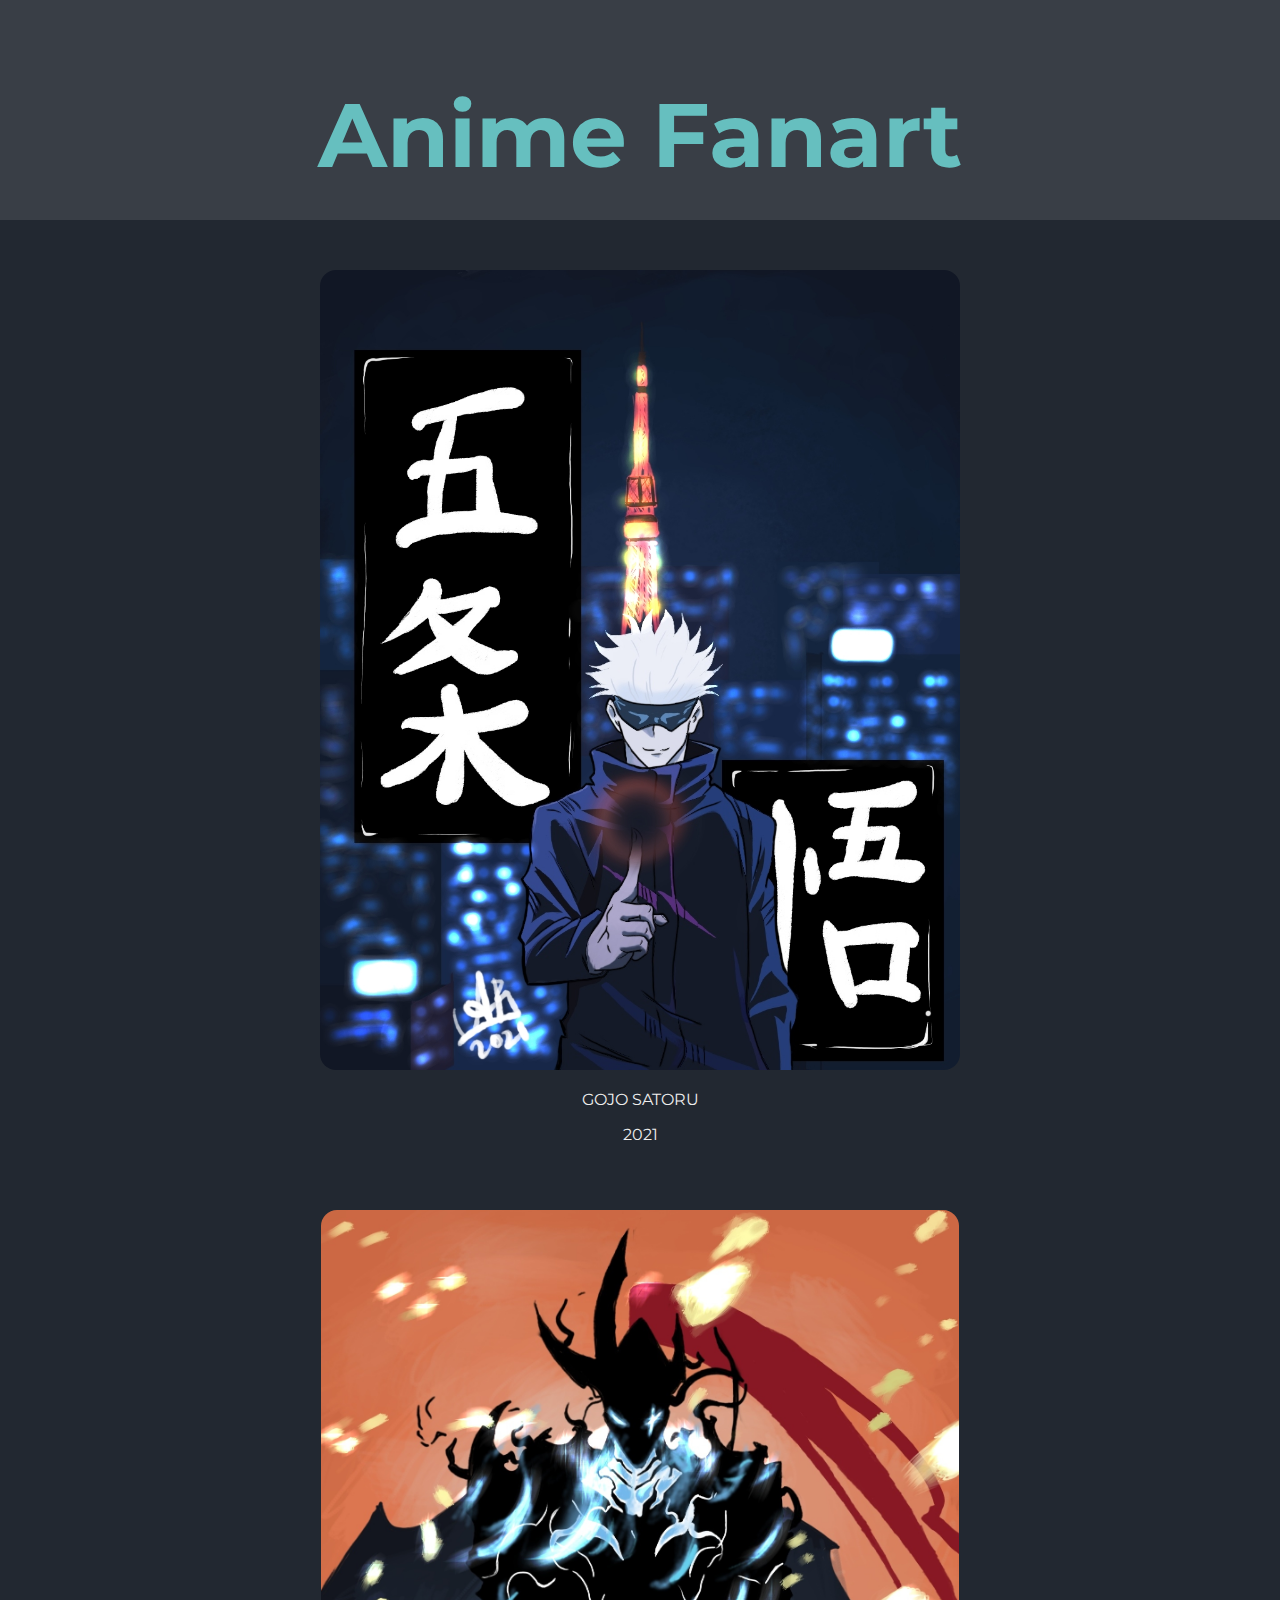
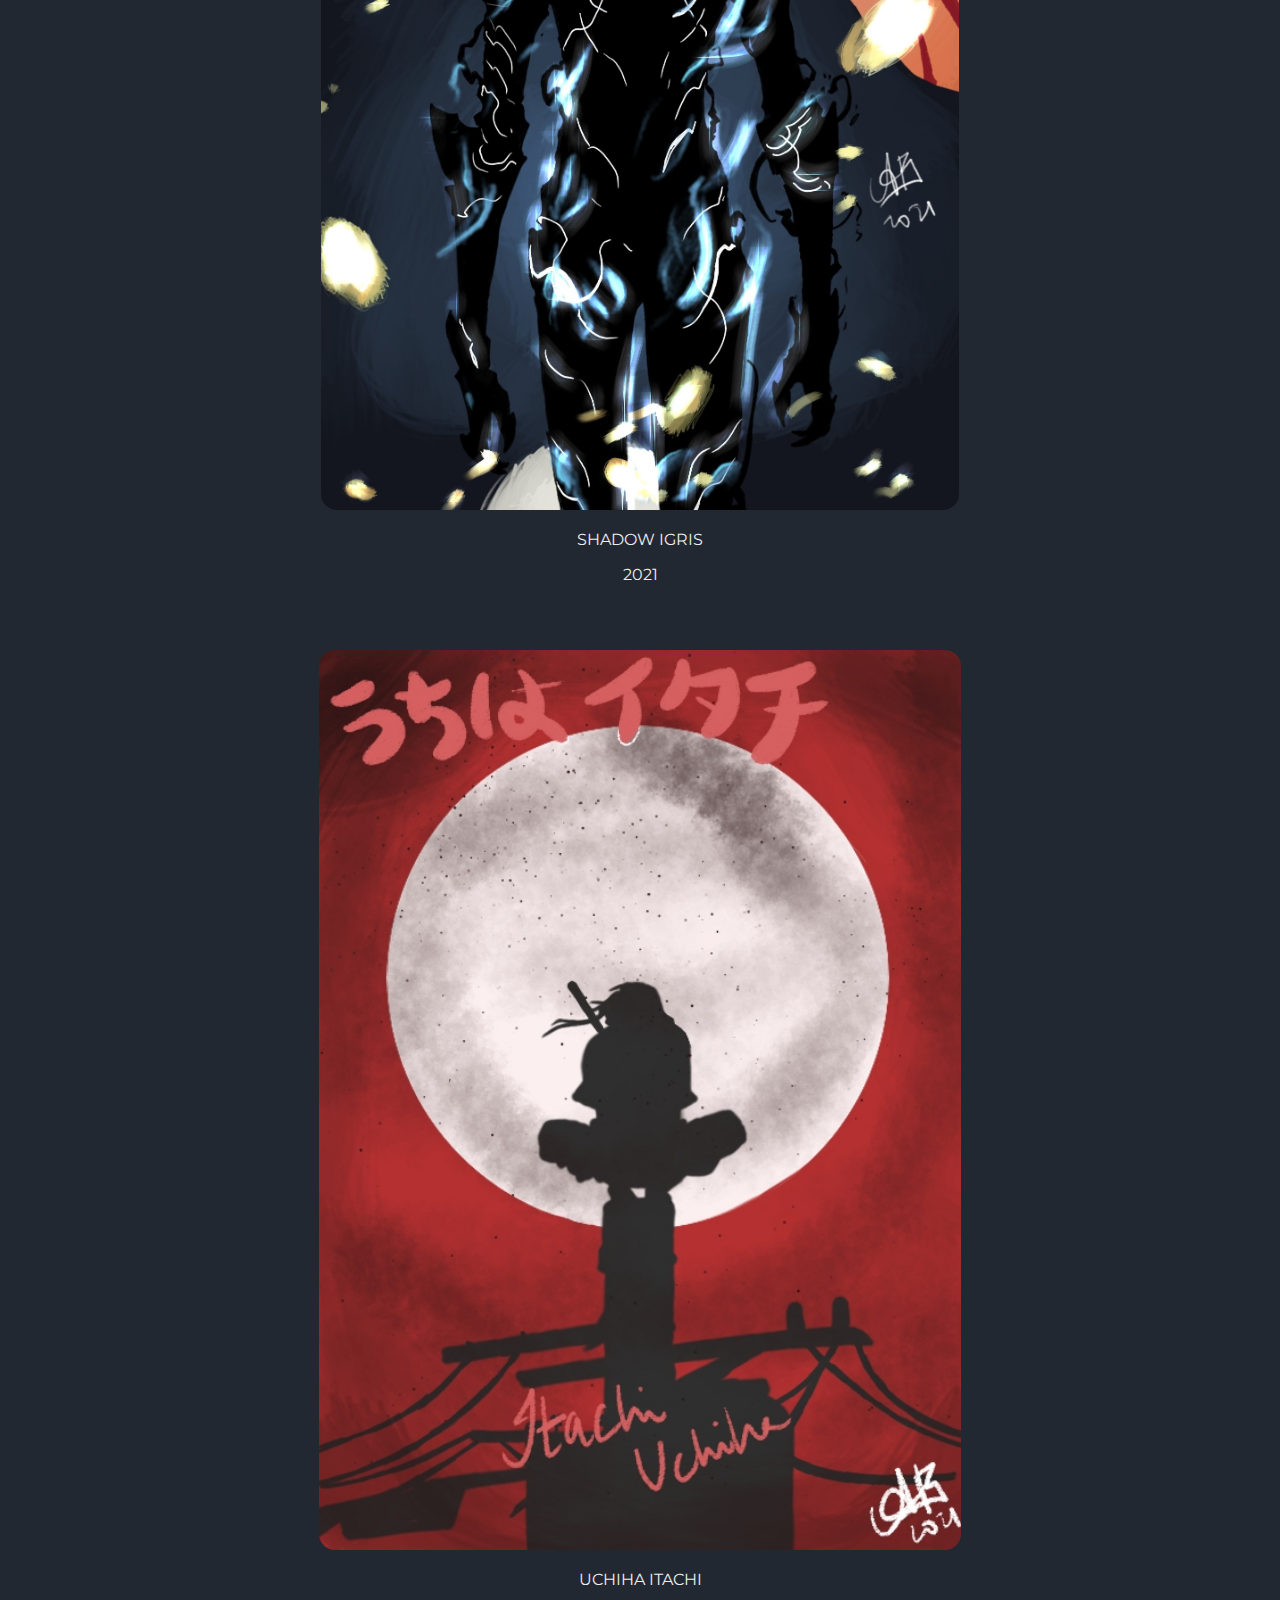
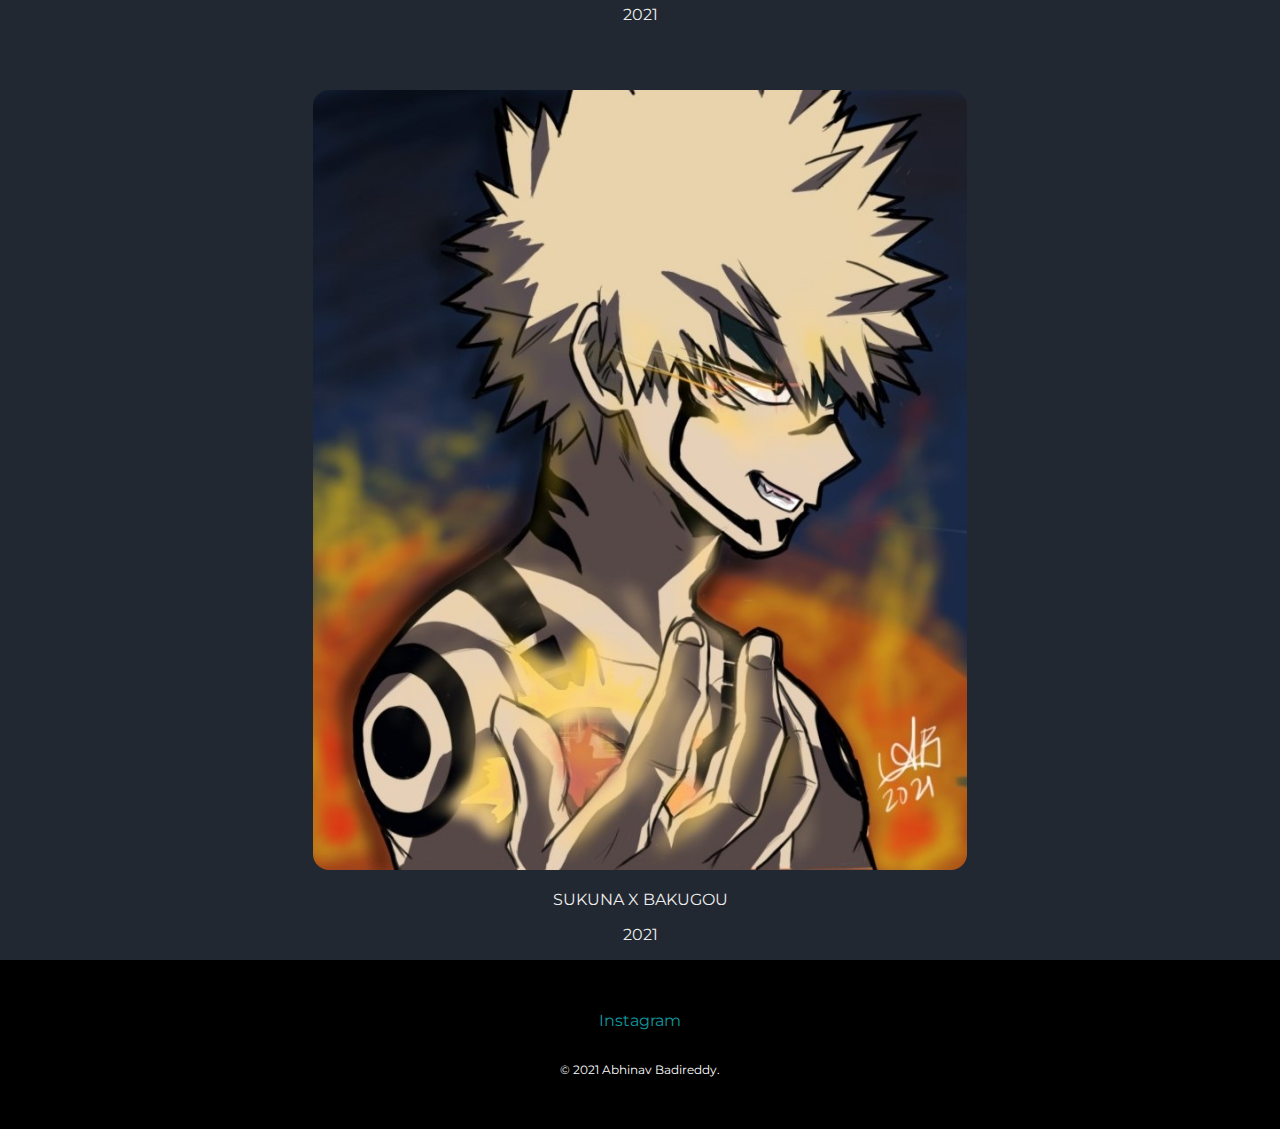
<file: daanimefanart.html>
<!DOCTYPE html>
<html lang="en" dir="ltr">
  <head>
    <meta charset="utf-8">
    <title>Abhinav Badireddy | Digital Artworks | Anime Fanart</title>
    <link rel="stylesheet" type="text/css" href="css/dastyle.css">
    <link rel="icon" href="favicon.ico">
    <link rel="preconnect" href="https://fonts.googleapis.com">
    <link rel="preconnect" href="https://fonts.gstatic.com" crossorigin>
    <link href="https://fonts.googleapis.com/css2?family=Merriweather:ital,wght@0,300;0,400;0,700;0,900;1,300;1,400;1,700;1,900&family=Montserrat:ital,wght@0,100;0,200;0,300;0,400;0,500;0,600;0,700;0,800;0,900;1,100;1,200;1,300;1,400;1,500;1,600;1,700;1,800;1,900&family=Sacramento&display=swap" rel="stylesheet">
  </head>
  <body>
    <div class="topsection">
      <h1>Anime Fanart</h1>
    </div>

    <div class="midsec">
      <div class="anime-fanart-1">
        <img class="anime01" src="gojo satoru.jpg" alt="gojo-satoru-fanart-img">
        <p>GOJO SATORU</p>
        <p>2021</p>
      </div>
      <div class="anime-fanart-2">
        <img class="anime02" src="igris001.jpg" alt="igris-fanart-img">
        <p>SHADOW IGRIS</p>
        <p>2021</p>
      </div>
      <div class="anime-fanart-3">
        <img class="anime03" src="itachi.jpg" alt="itachi-fanart-img">
        <p>UCHIHA ITACHI</p>
        <p>2021</p>
      </div>
      <div class="anime-fanart-4">
        <img class="anime04" src="sukuna x bakugou001.jpg" alt="sukuna-x-bakugou-fanart-img">
        <p>SUKUNA X BAKUGOU</p>
        <p>2021</p>
      </div>
    <div class="bottomsection">
      <a class="footer-link" href="https://www.instagram.com/abhinav_draws/">Instagram</a>
      <p class="copyright">© 2021 Abhinav Badireddy.</p>
    </div>
  </body>
</html>
</file>
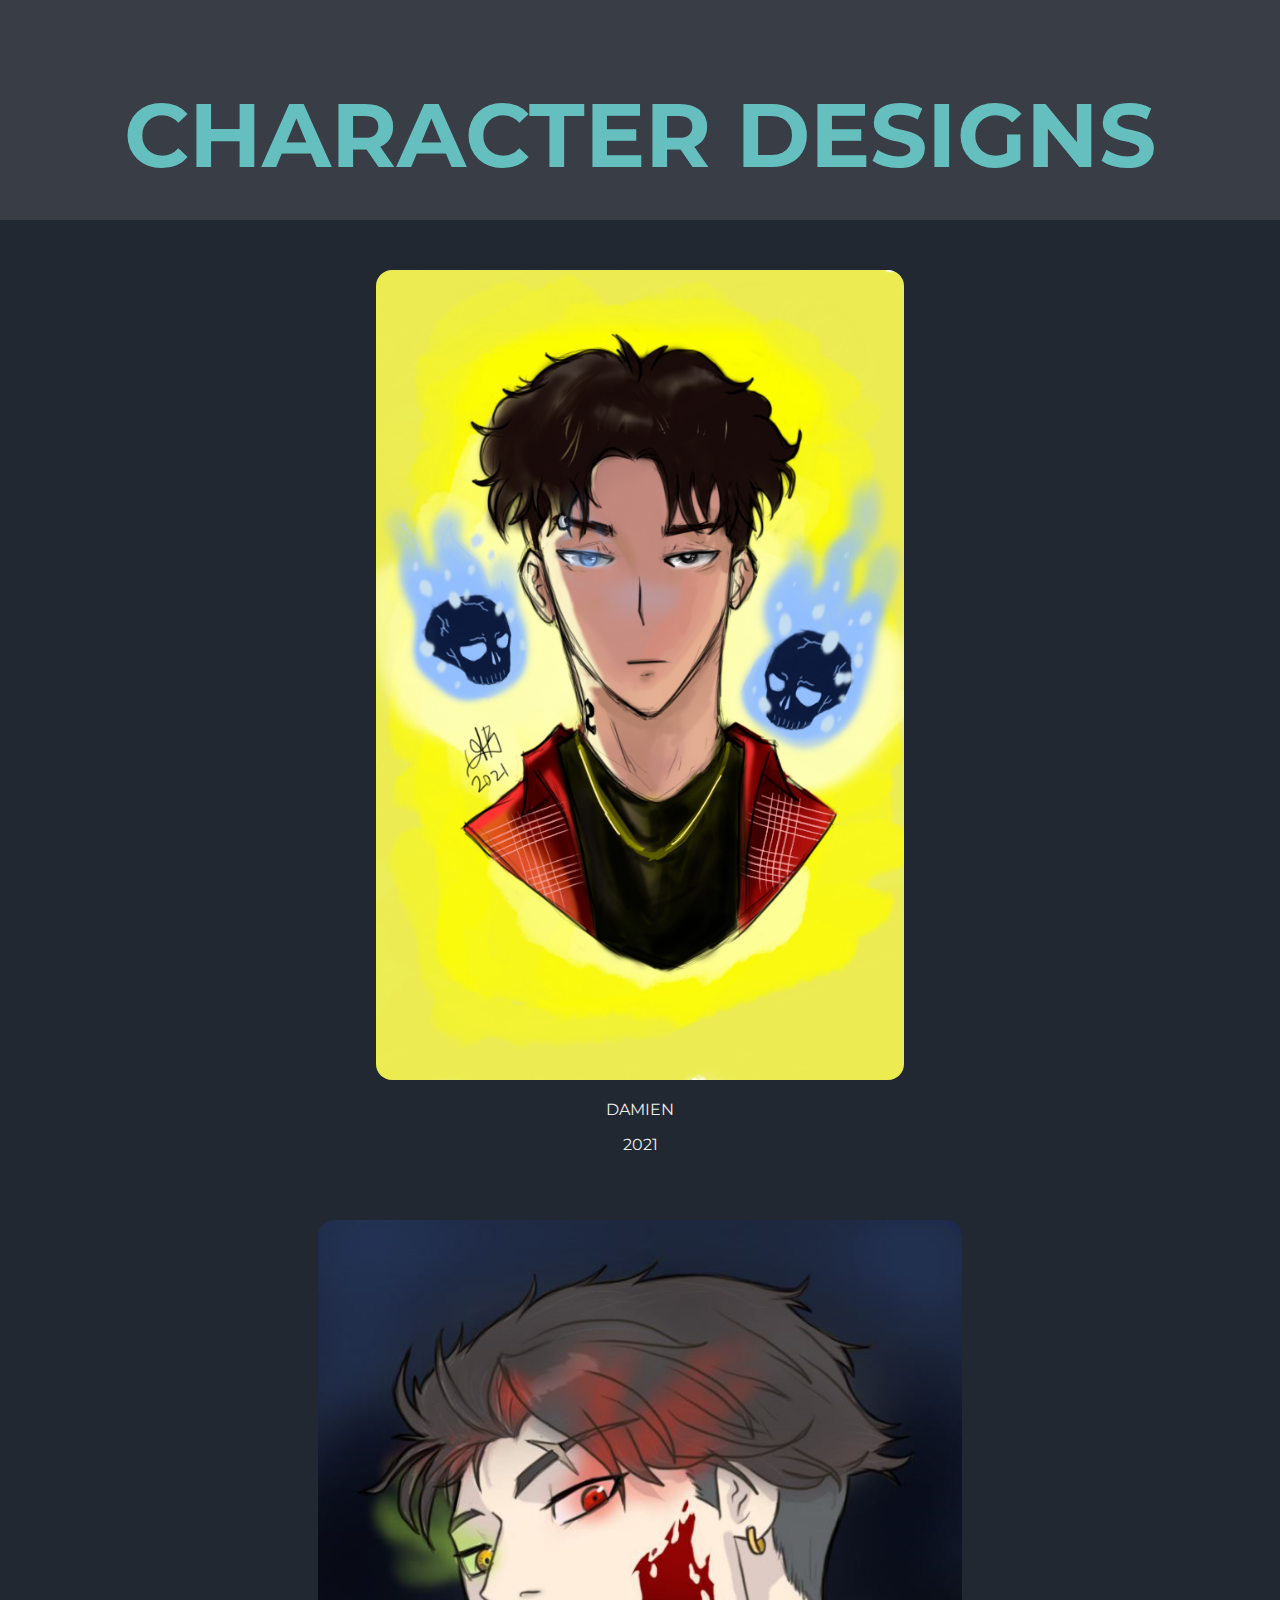
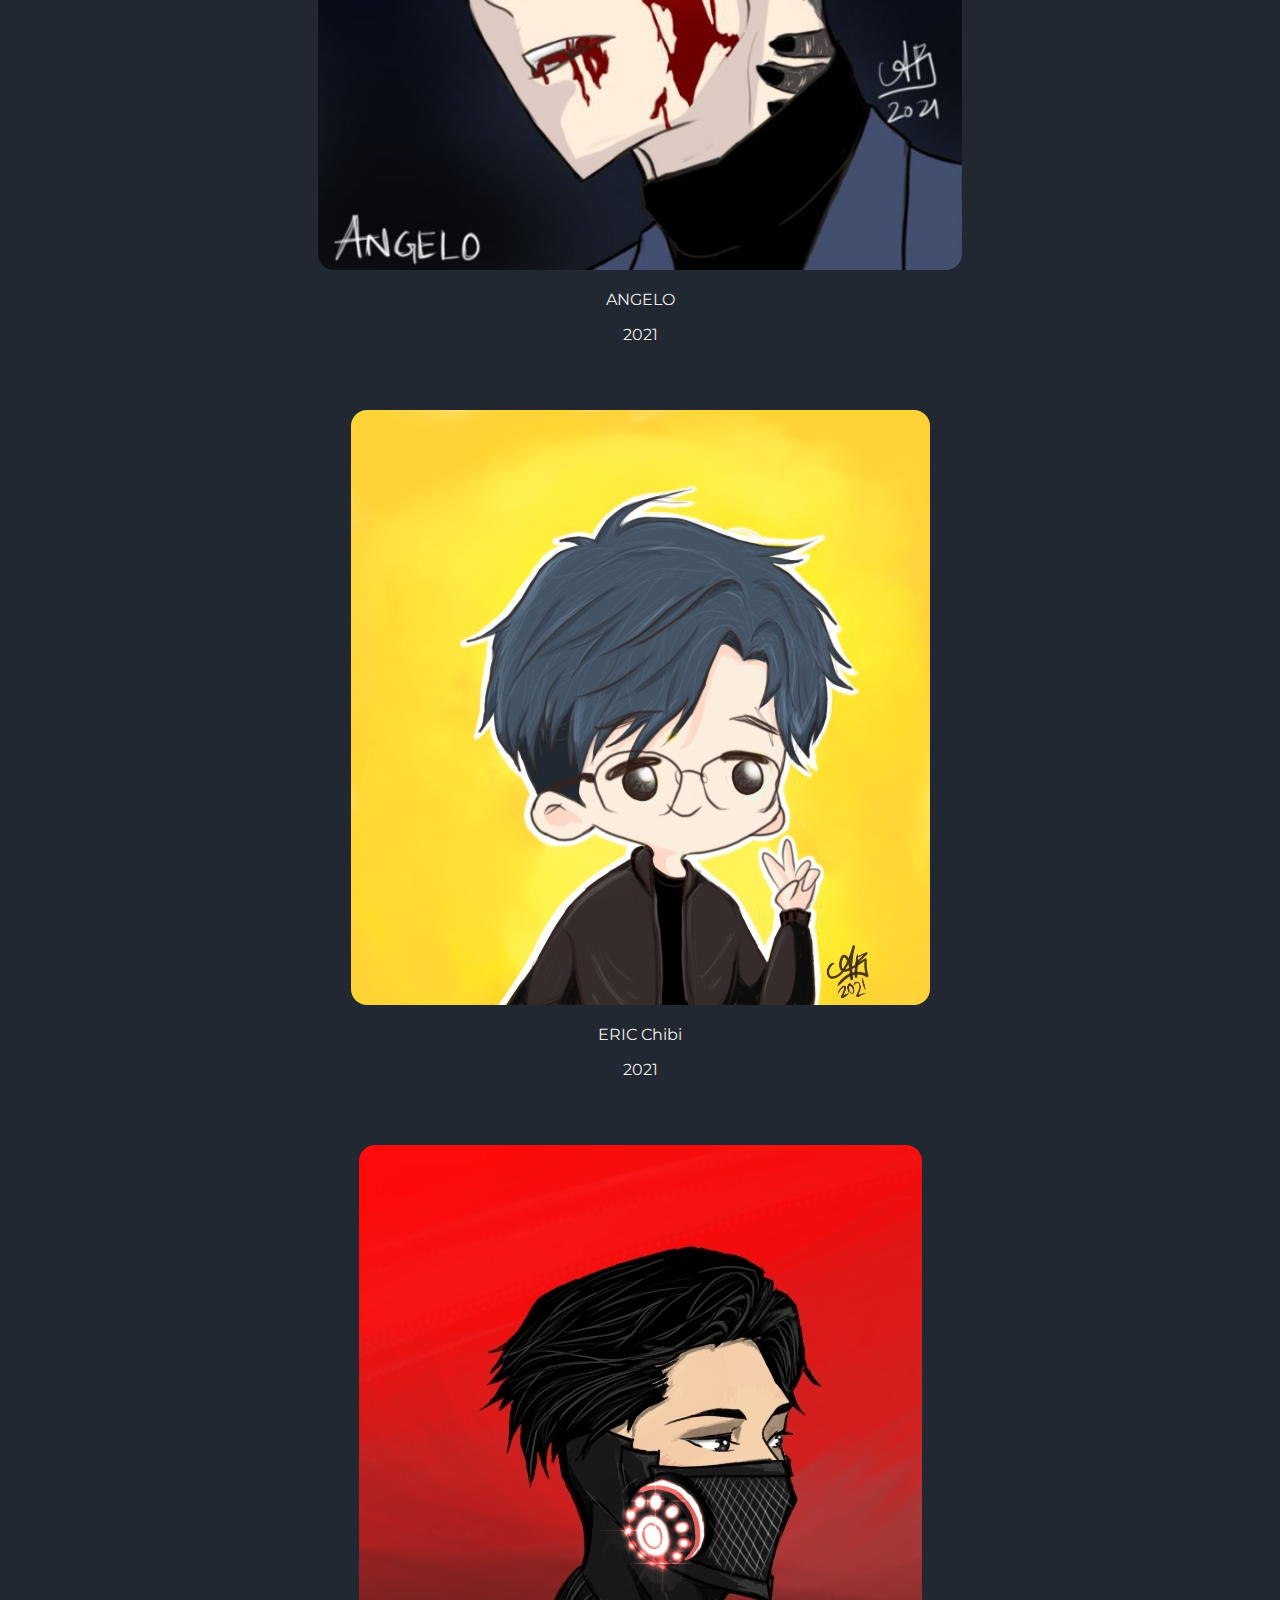
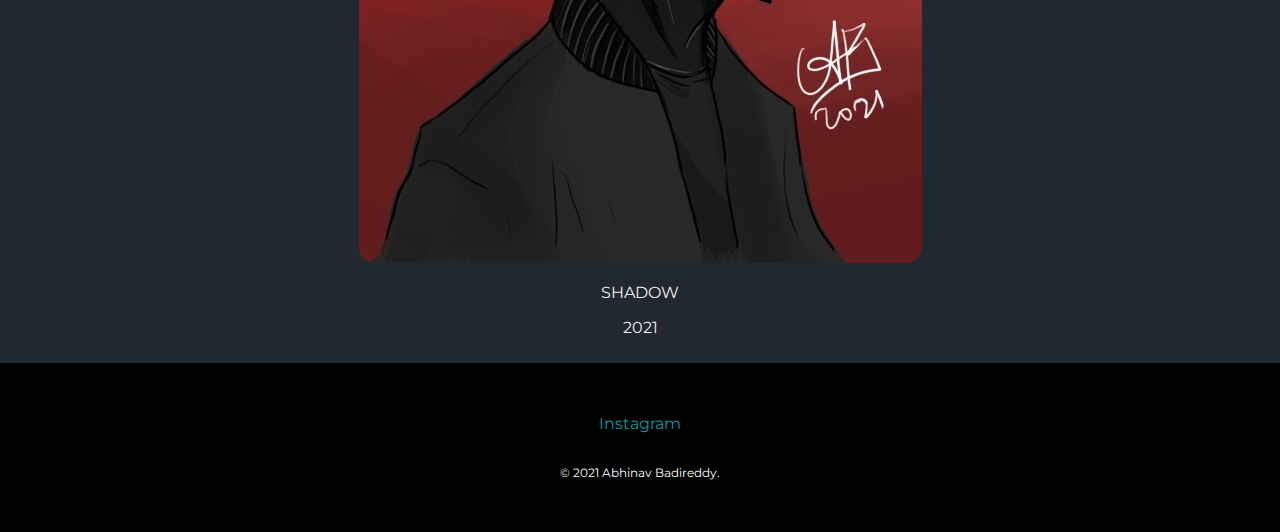
<file: dachardesign.html>
<!DOCTYPE html>
<html lang="en" dir="ltr">
  <head>
    <meta charset="utf-8">
    <title>Abhinav Badireddy | Digital Artworks | Character Designs</title>
    <link rel="stylesheet" type="text/css" href="css/dastyle.css">
    <link rel="icon" href="favicon.ico">
    <link rel="preconnect" href="https://fonts.googleapis.com">
    <link rel="preconnect" href="https://fonts.gstatic.com" crossorigin>
    <link href="https://fonts.googleapis.com/css2?family=Merriweather:ital,wght@0,300;0,400;0,700;0,900;1,300;1,400;1,700;1,900&family=Montserrat:ital,wght@0,100;0,200;0,300;0,400;0,500;0,600;0,700;0,800;0,900;1,100;1,200;1,300;1,400;1,500;1,600;1,700;1,800;1,900&family=Sacramento&display=swap" rel="stylesheet">
  </head>
  <body>
    <div class="topsection">
      <h1>CHARACTER DESIGNS</h1>
    </div>

    <div class="midsection">
      <div class="character-design-4">
        <img class="chardesign04" src="damien.png" alt="damien-img">
        <p>DAMIEN</p>
        <p>2021</p>
      </div>
      <div class="character-design-1">
        <img class="chardesign01" src="angelo.png" alt="angelo-img">
        <p>ANGELO</p>
        <p>2021</p>
      </div>
      <div class="character-design-2">
        <img class="chardesign02" src="chibi art 01.jpg" alt="eric-img">
        <p>ERIC Chibi</p>
        <p>2021</p>
      </div>
      <div class="character-design-3">
        <img class="chardesign03" src="shadow01.jpg" alt="shadow-img">
        <p>SHADOW</p>
        <p>2021</p>
      </div>
    </div>
    <div class="bottomsection">
      <a class="footer-link" href="https://www.instagram.com/abhinav_draws/">Instagram</a>
      <p class="copyright">© 2021 Abhinav Badireddy.</p>
    </div>
  </body>
</html>
</file>
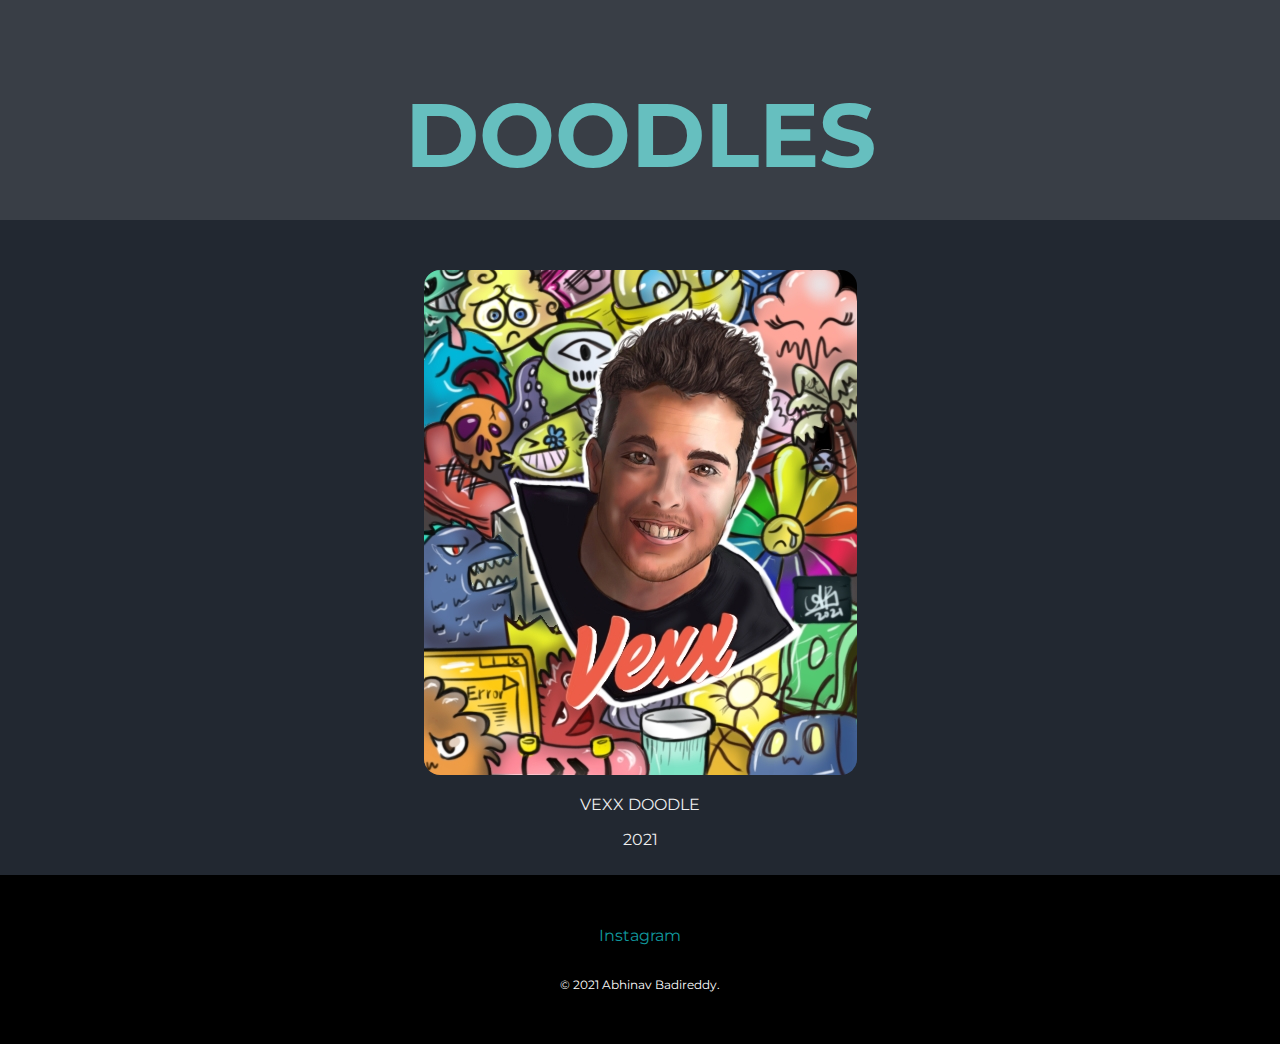
<file: dadoodles.html>
<!DOCTYPE html>
<html lang="en" dir="ltr">
  <head>
    <meta charset="utf-8">
    <title>Abhinav Badireddy | Digital Artworks | Doodles</title>
    <link rel="stylesheet" type="text/css" href="css/dastyle.css">
    <link rel="icon" href="favicon.ico">
    <link rel="preconnect" href="https://fonts.googleapis.com">
    <link rel="preconnect" href="https://fonts.gstatic.com" crossorigin>
    <link href="https://fonts.googleapis.com/css2?family=Merriweather:ital,wght@0,300;0,400;0,700;0,900;1,300;1,400;1,700;1,900&family=Montserrat:ital,wght@0,100;0,200;0,300;0,400;0,500;0,600;0,700;0,800;0,900;1,100;1,200;1,300;1,400;1,500;1,600;1,700;1,800;1,900&family=Sacramento&display=swap" rel="stylesheet">
  </head>
  <body>
    <div class="topsection">
      <h1>DOODLES</h1>
    </div>

    <div class="midsection">
      <div class="doodle-1">
        <img class="doodle01" src="vexx.3.jpg" alt="vexx-doodle-img">
        <p>VEXX DOODLE</p>
        <p>2021</p>
      </div>
    </div>
    <div class="bottomsection">
      <a class="footer-link" href="https://www.instagram.com/abhinav_draws/">Instagram</a>
      <p class="copyright">© 2021 Abhinav Badireddy.</p>
    </div>
  </body>
</html>
</file>
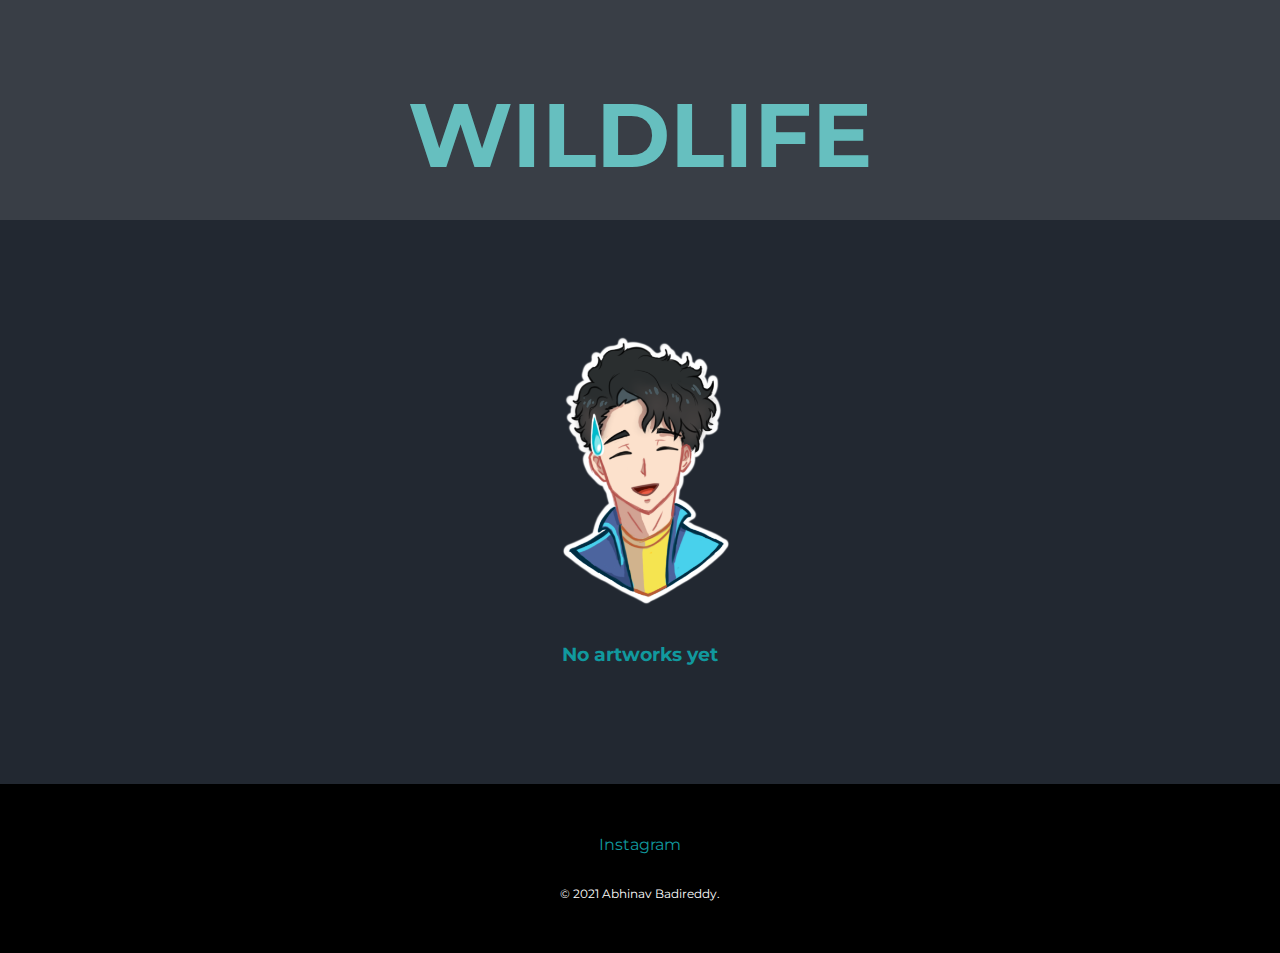
<file: dawildlife.html>
<!DOCTYPE html>
<html lang="en" dir="ltr">
  <head>
    <meta charset="utf-8">
    <title>Abhinav Badireddy | Digital Artworks | Wildlife</title>
    <link rel="stylesheet" type="text/css" href="css/dastyle.css">
    <link rel="icon" href="favicon.ico">
    <link rel="preconnect" href="https://fonts.googleapis.com">
    <link rel="preconnect" href="https://fonts.gstatic.com" crossorigin>
    <link href="https://fonts.googleapis.com/css2?family=Merriweather:ital,wght@0,300;0,400;0,700;0,900;1,300;1,400;1,700;1,900&family=Montserrat:ital,wght@0,100;0,200;0,300;0,400;0,500;0,600;0,700;0,800;0,900;1,100;1,200;1,300;1,400;1,500;1,600;1,700;1,800;1,900&family=Sacramento&display=swap" rel="stylesheet">
  </head>
  <body>
    <div class="topsection">
      <h1>WILDLIFE</h1>
    </div>
    <div class="mid-section">
      <div class="wild0">
        <img class="daw" src="daw.png" alt="no-art-img">
      </div>
      <h3>No artworks yet</h3>

    </div>
    <div class="bottomsection">
      <a class="footer-link" href="https://www.instagram.com/abhinav_draws/">Instagram</a>
      <p class="copyright">© 2021 Abhinav Badireddy.</p>
    </div>
  </body>
</html>
</file>
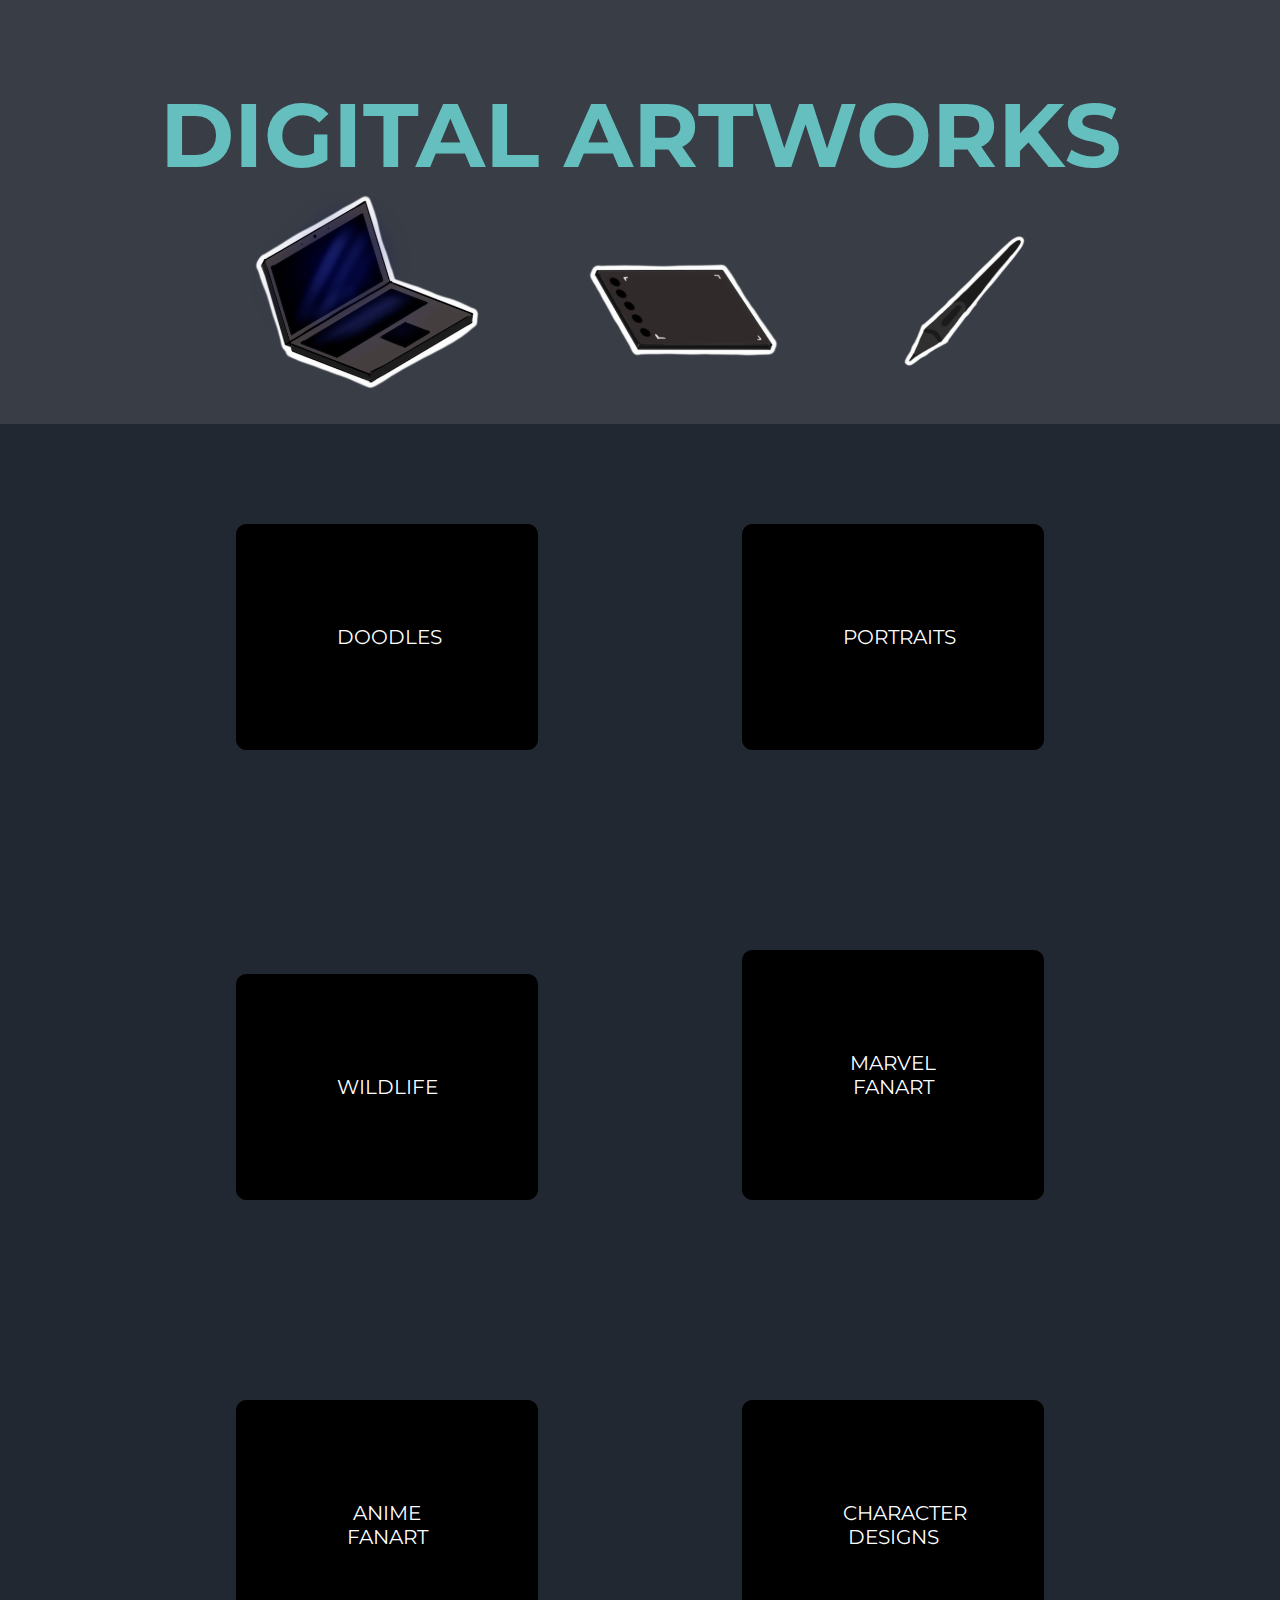
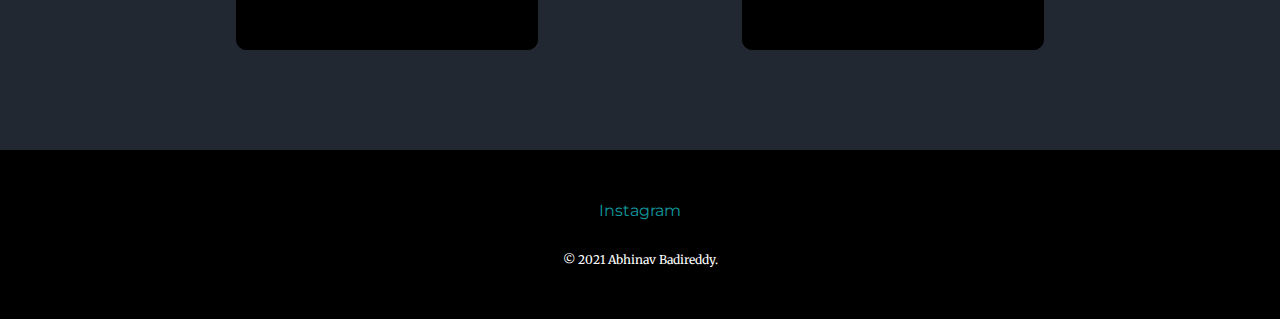
<file: digi-art.html>
<!DOCTYPE html>
<html lang="en" dir="ltr">
  <head>
    <meta charset="utf-8">
    <title>Abhinav Badireddy | Digital Artworks</title>
    <link rel="stylesheet" type="text/css" href="css/styletada.css">
    <link rel="icon" href="favicon.ico">
    <link rel="preconnect" href="https://fonts.googleapis.com">
    <link rel="preconnect" href="https://fonts.gstatic.com" crossorigin>
    <link href="https://fonts.googleapis.com/css2?family=Merriweather:ital,wght@0,300;0,400;0,700;0,900;1,300;1,400;1,700;1,900&family=Montserrat:ital,wght@0,100;0,200;0,300;0,400;0,500;0,600;0,700;0,800;0,900;1,100;1,200;1,300;1,400;1,500;1,600;1,700;1,800;1,900&family=Sacramento&display=swap" rel="stylesheet">
  </head>
  <body>
    <div class="topsection">
      <h1>DIGITAL ARTWORKS</h1>
      <img class="da01" src="da01.png" alt="digi-art-img">
    </div>

    <div class="midsection">
      <a class="btn1" href="dadoodles.html"><b>DOODLES</b></a>
      <a class="btn2" href="daportraits.html"><b>PORTRAITS</b></a>
      <a class="btn3" href="dawildlife.html"><b>WILDLIFE</b></a>
      <a class="btn4" href="damarvelfanart.html"><b>MARVEL FANART</b></a>
      <a class="btn5" href="daanimefanart.html"><b>ANIME FANART</b></a>
      <a class="btn6" href="dachardesign.html"><b>CHARACTER DESIGNS</b></a>
    </div>

    <div class="bottomsection">
      <a class="footer-link" href="https://www.instagram.com/abhinav_draws/">Instagram</a>
      <p class="copyright">© 2021 Abhinav Badireddy.</p>
    </div>

  </body>
</html>
</file>
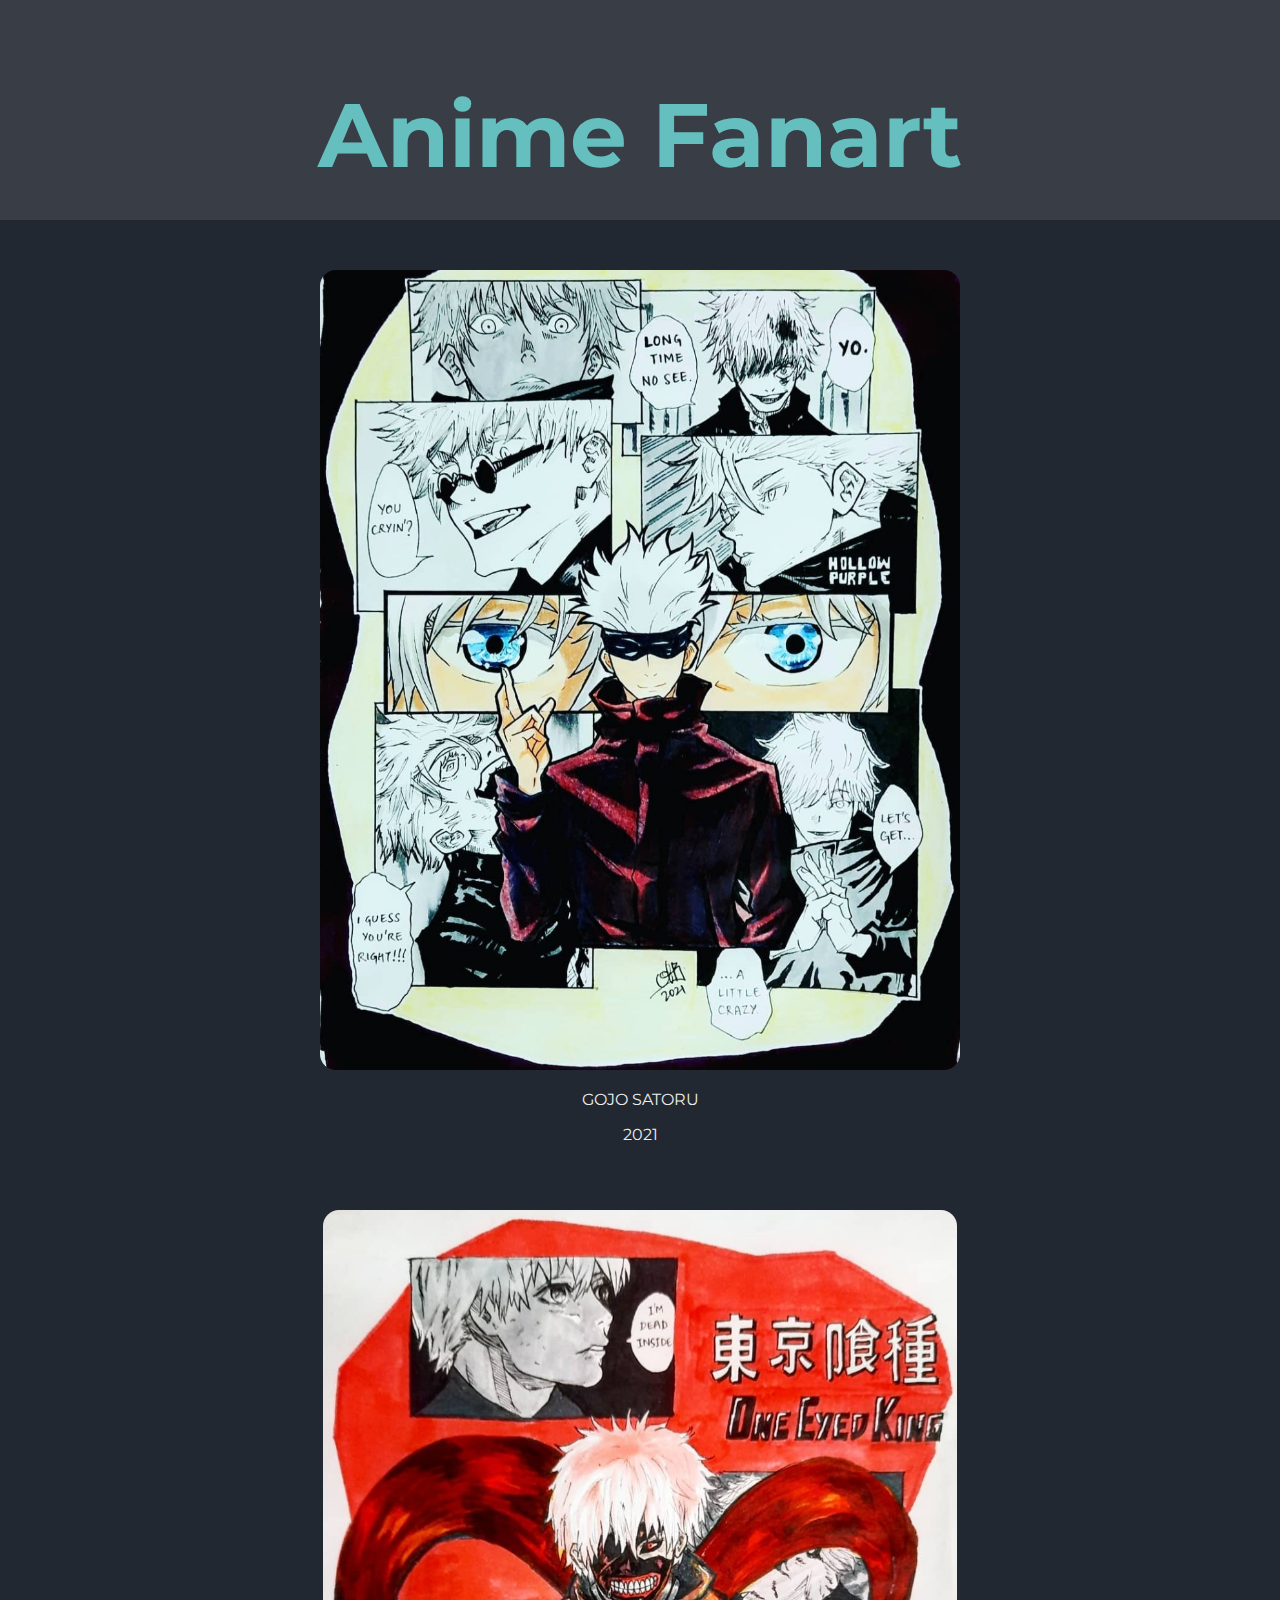
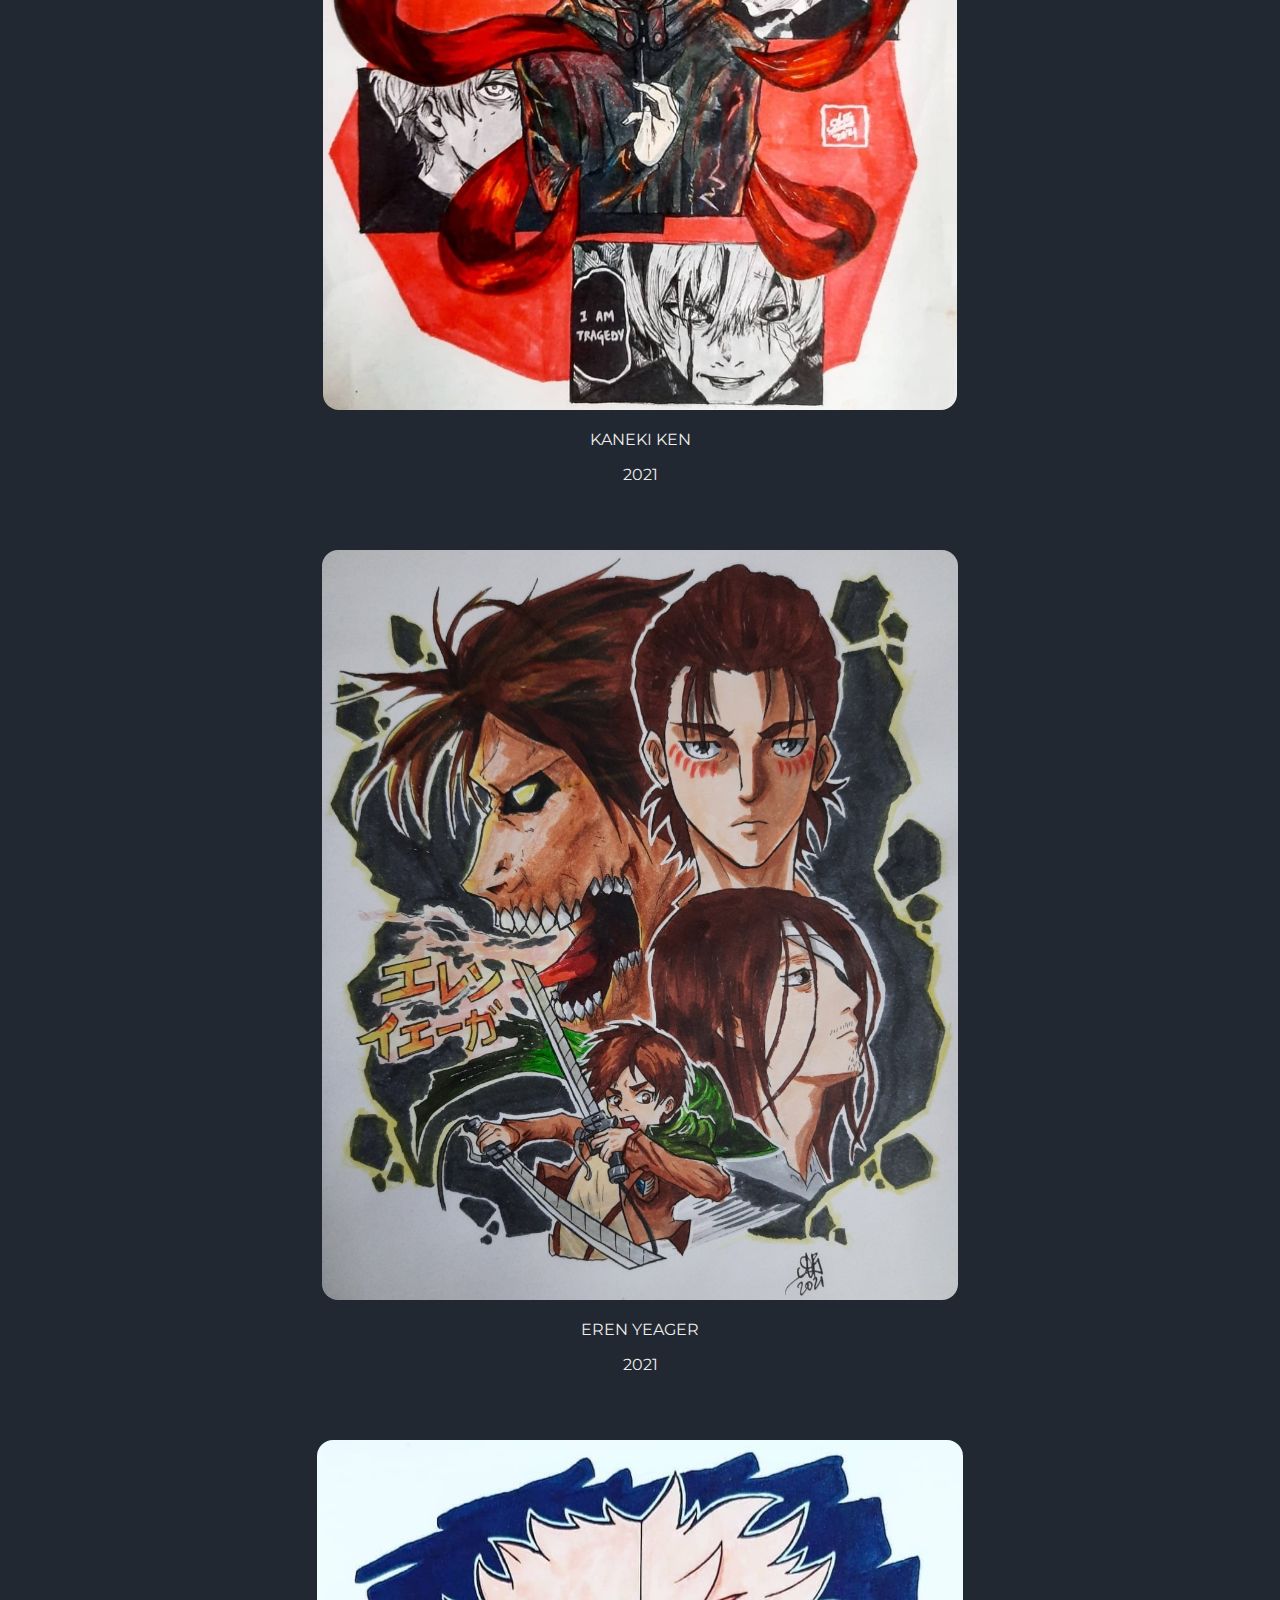
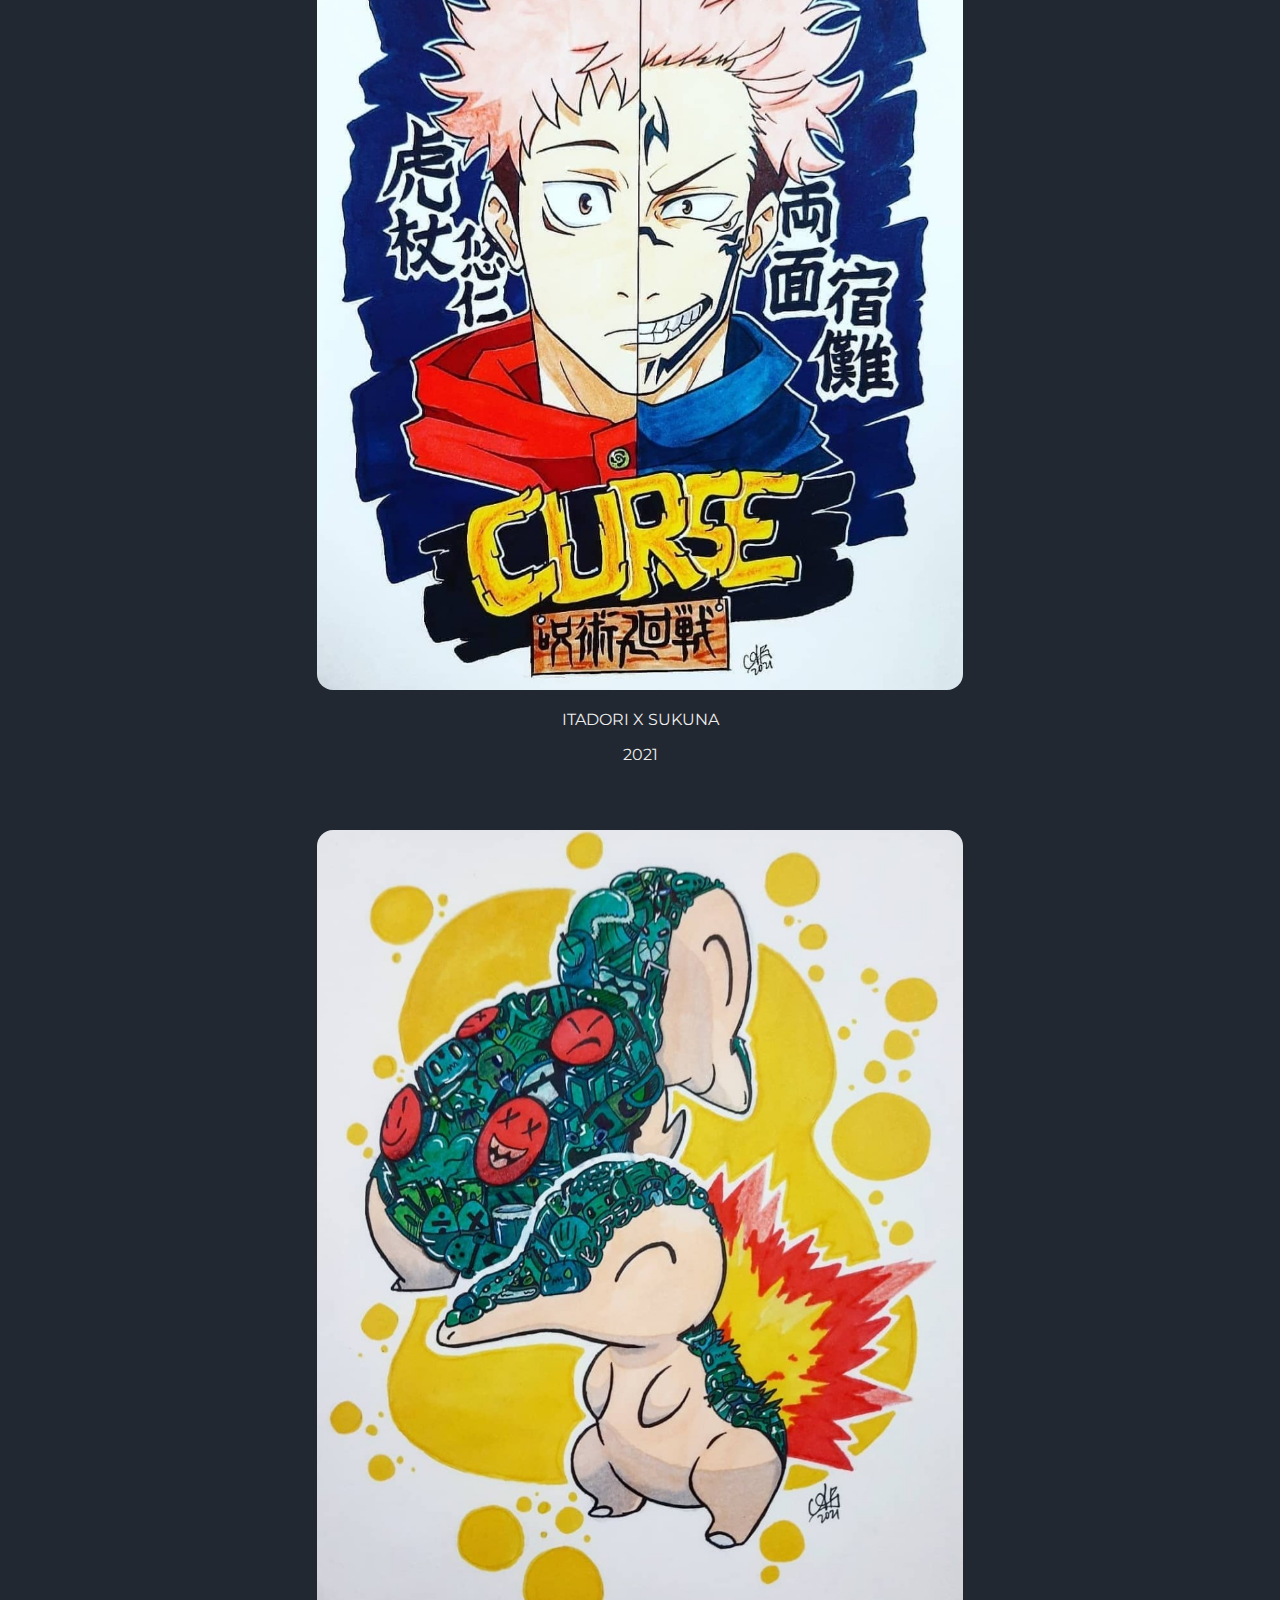
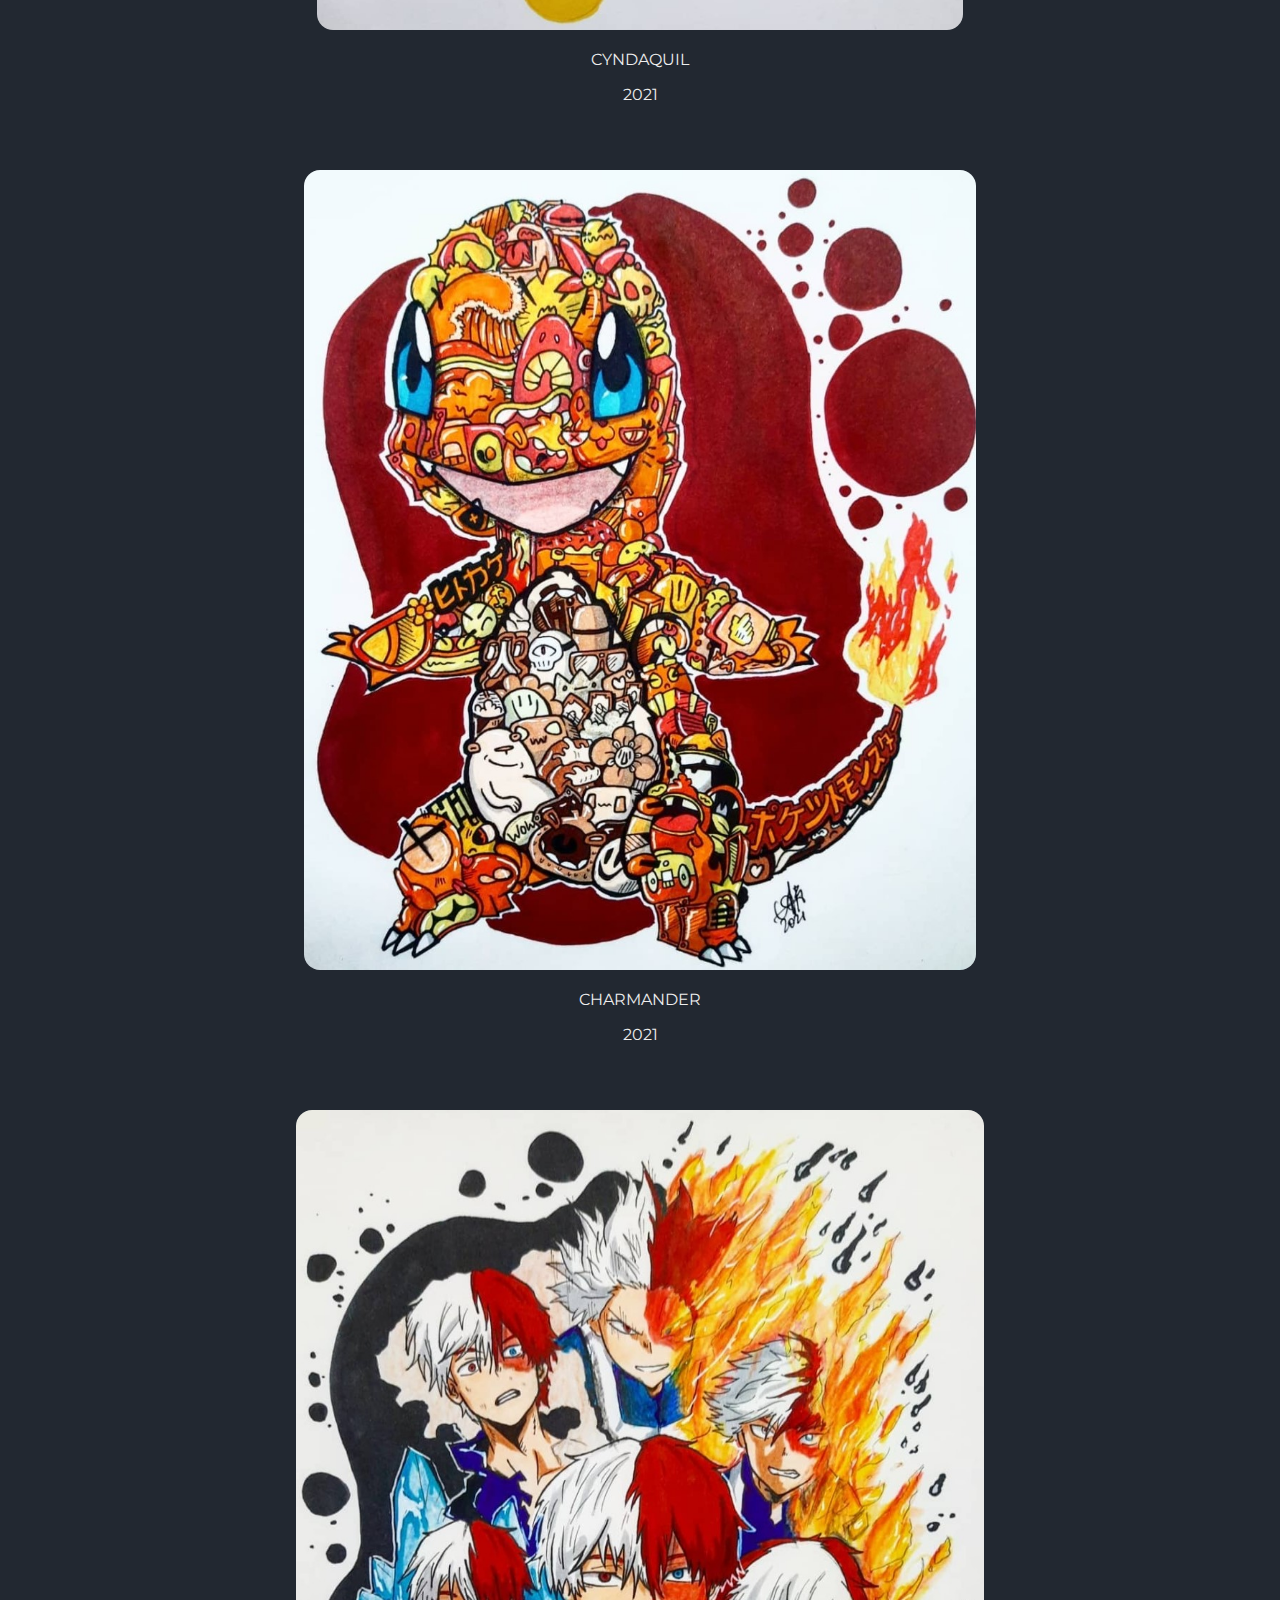
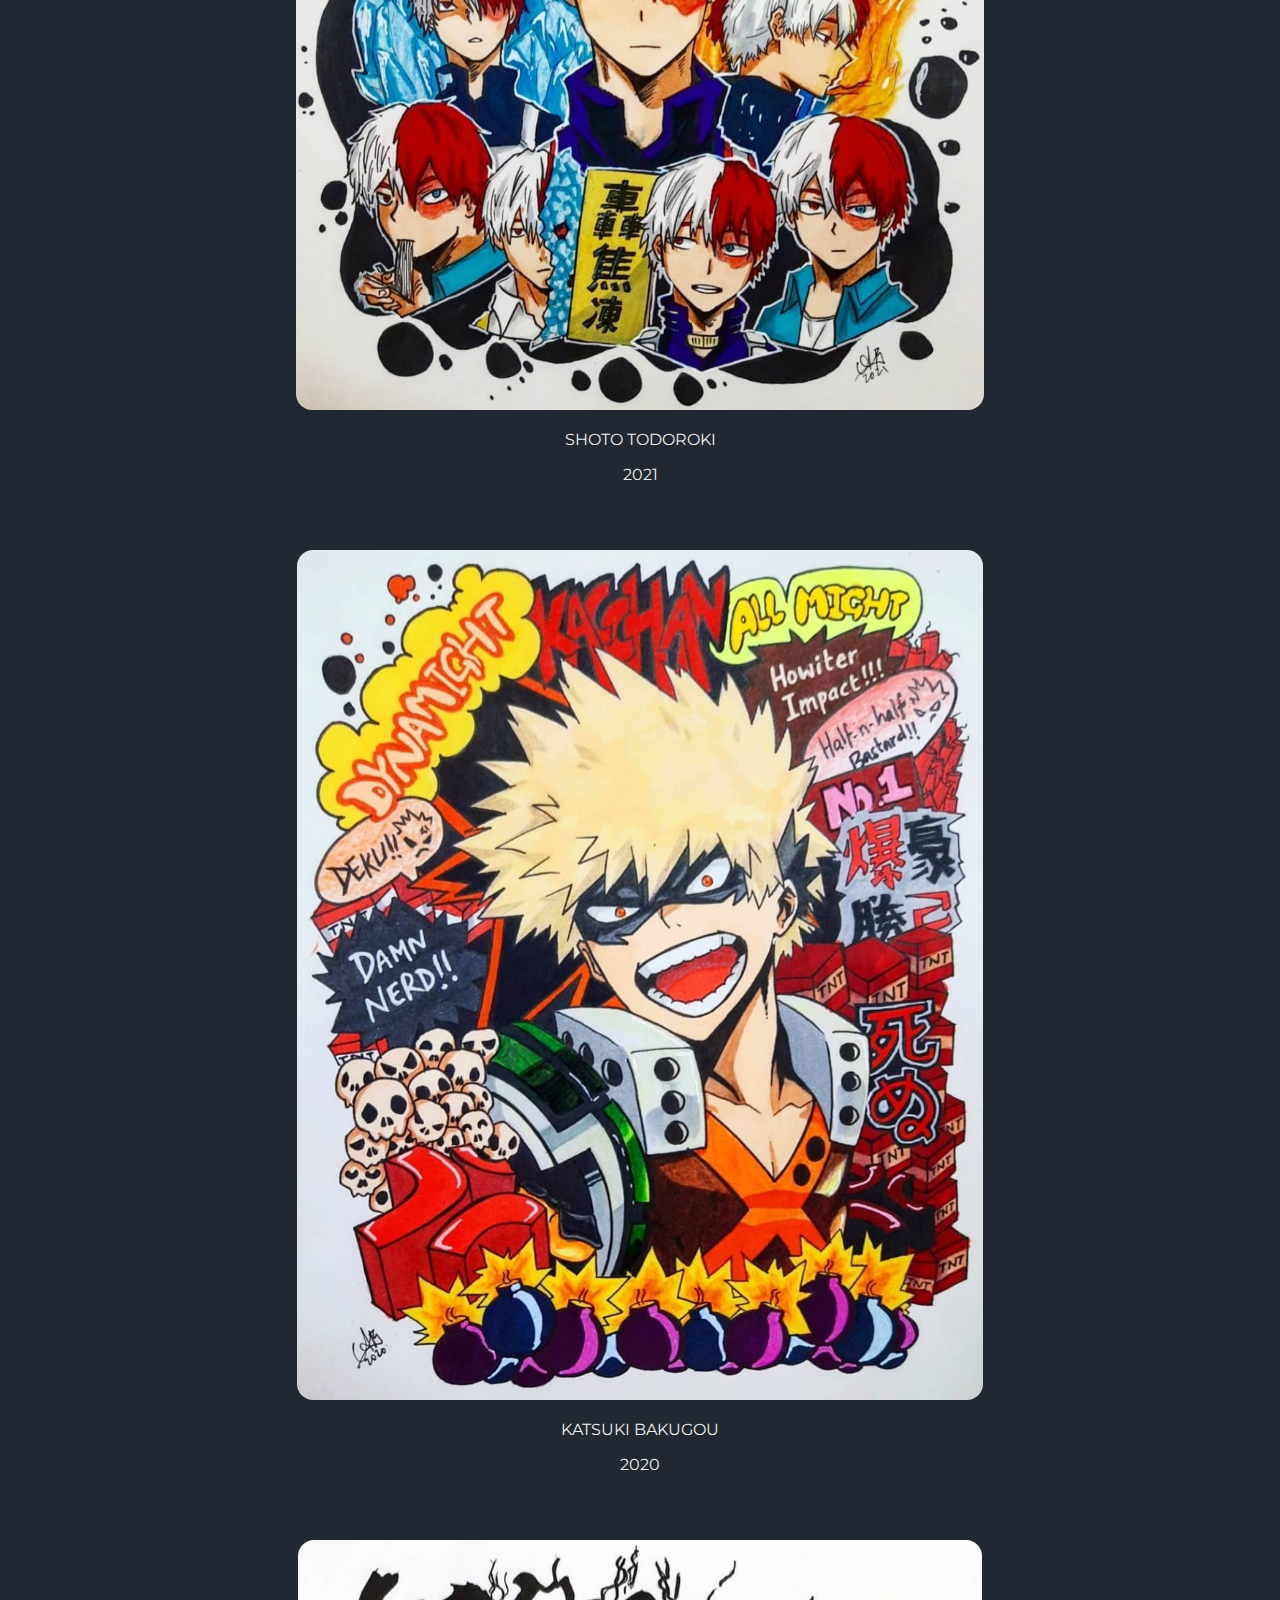
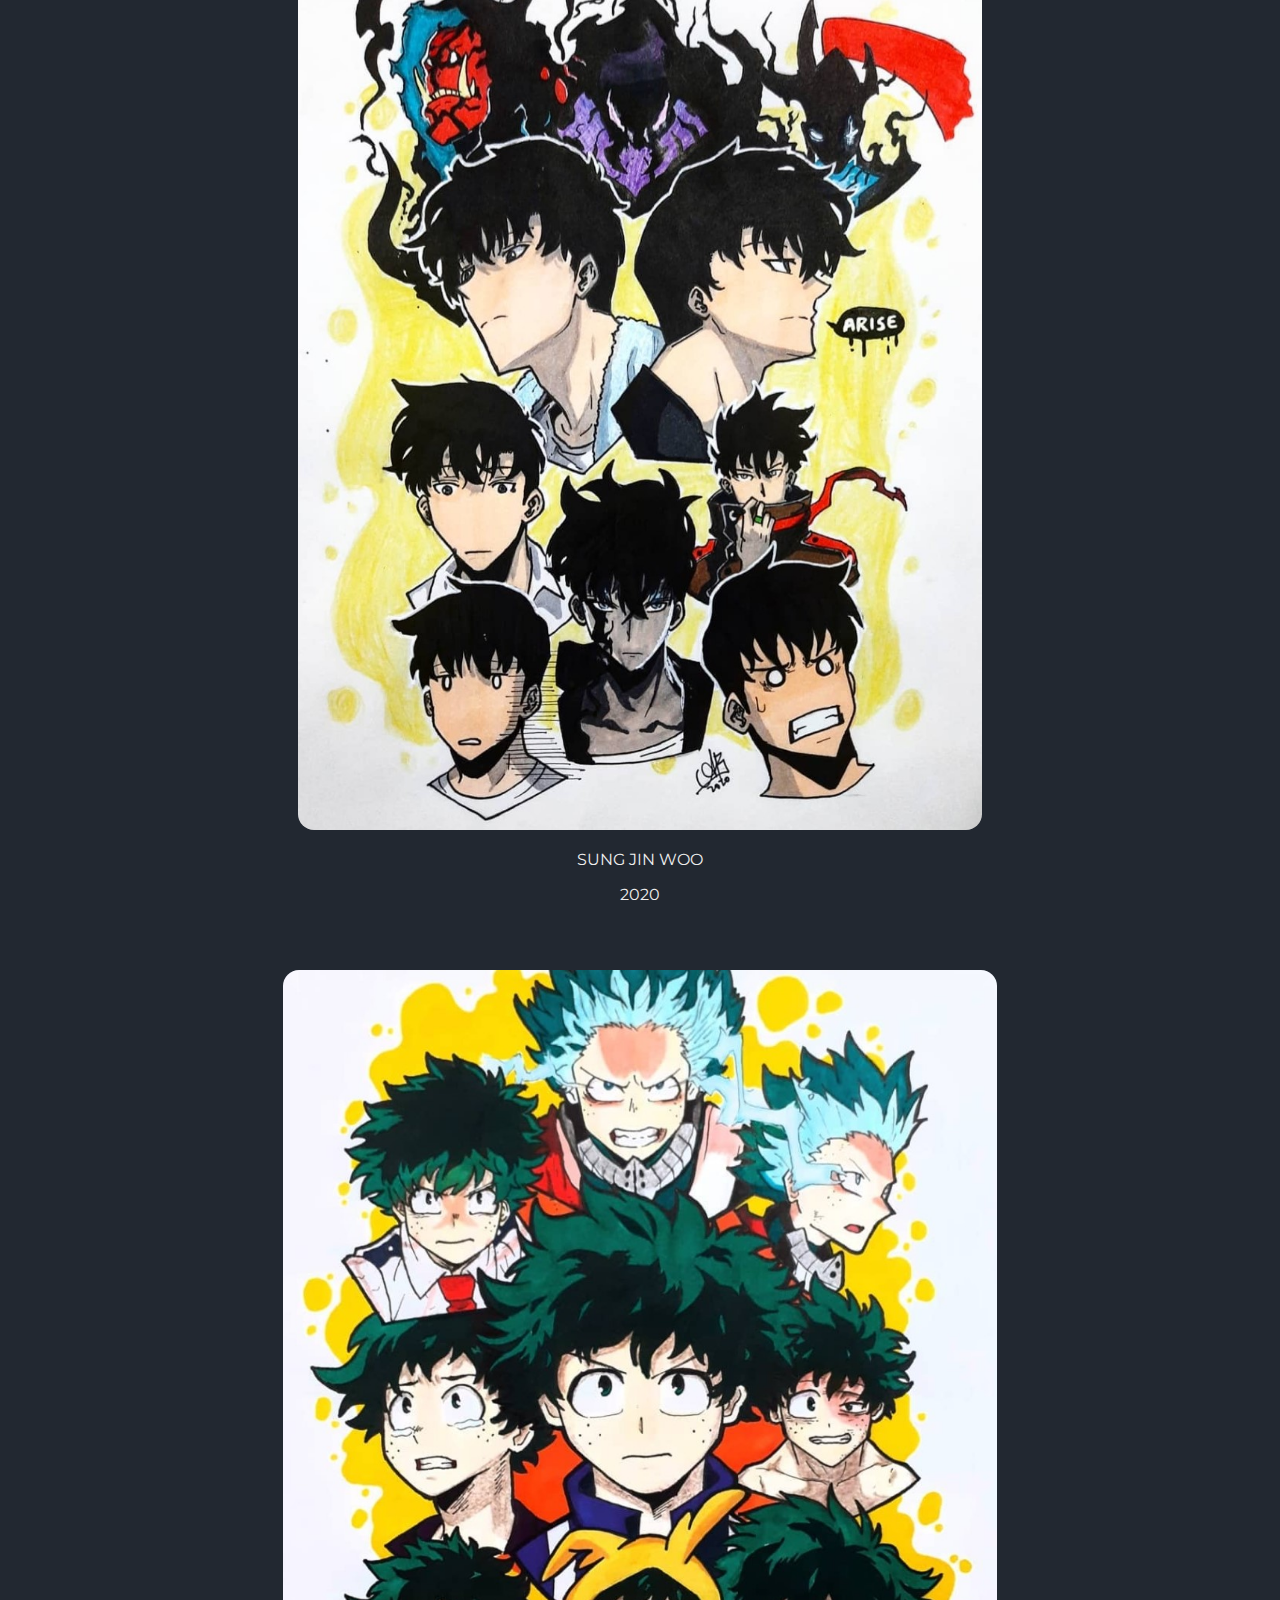
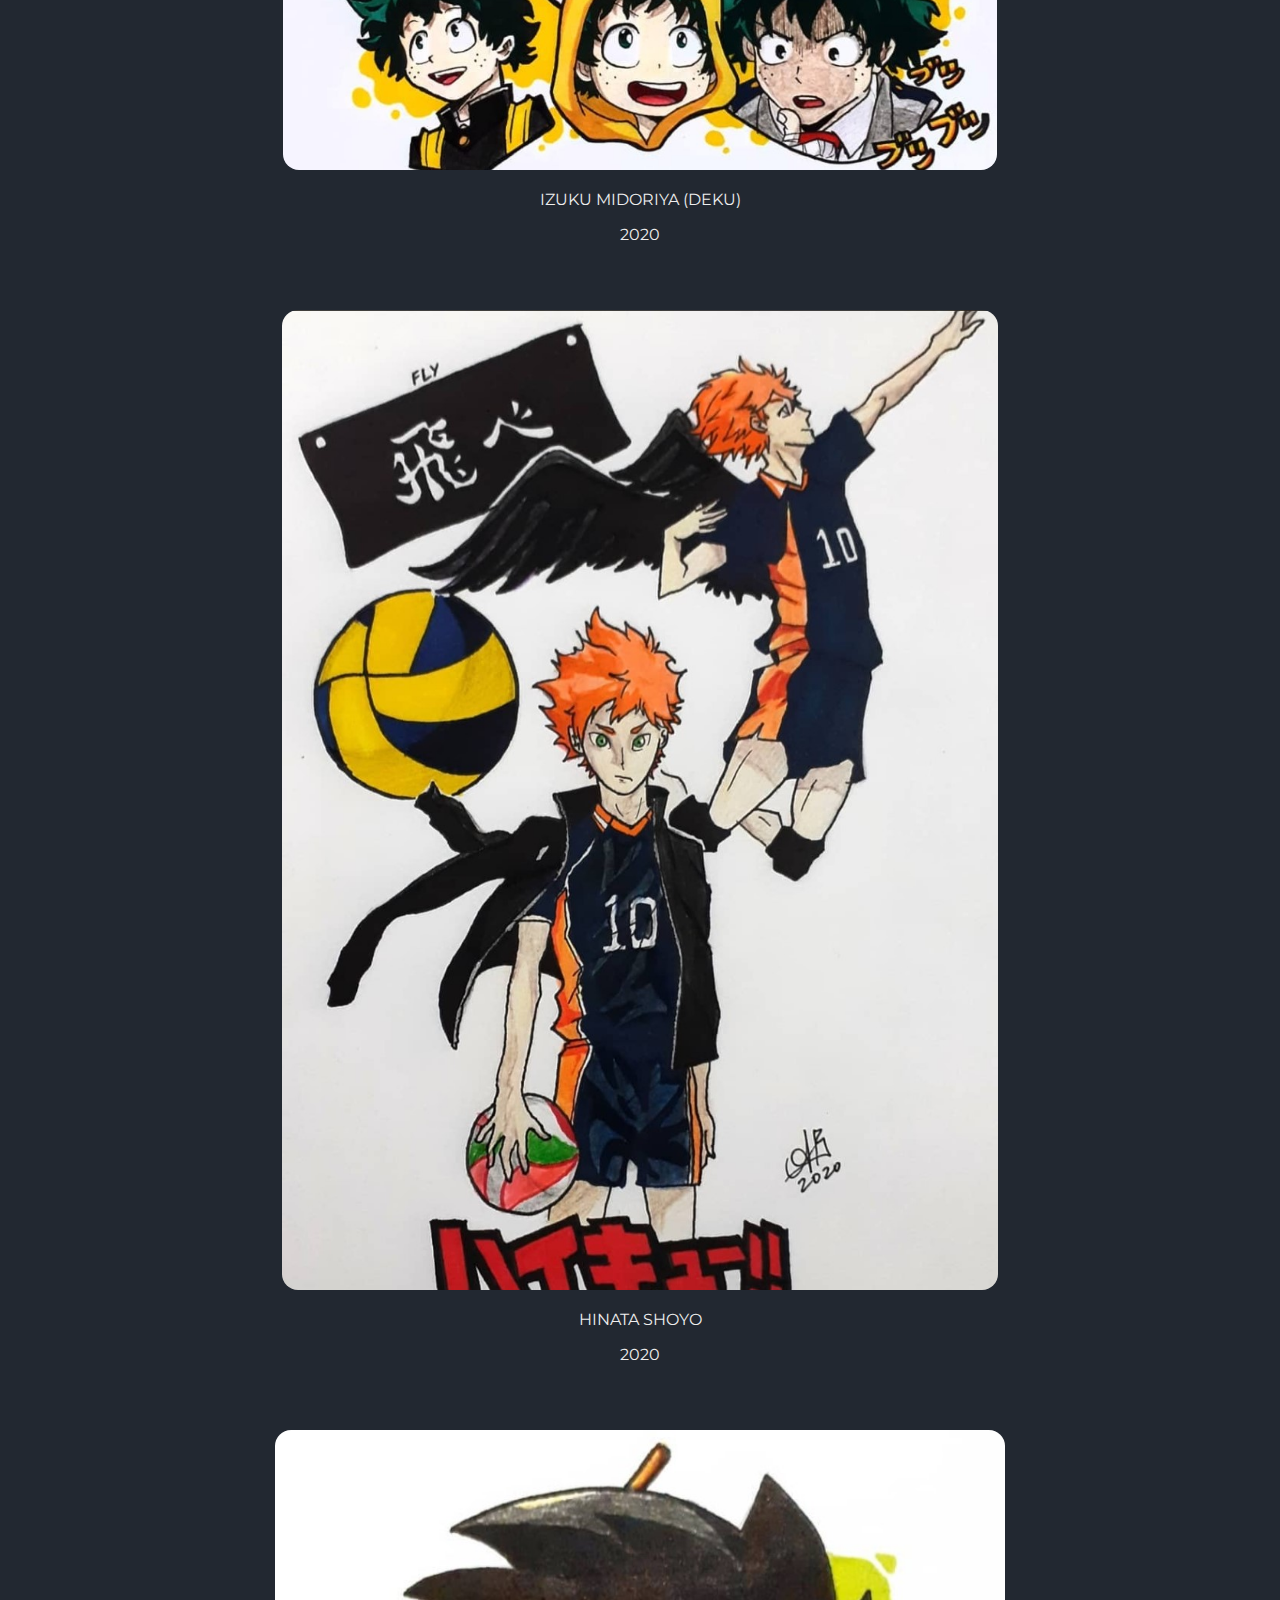
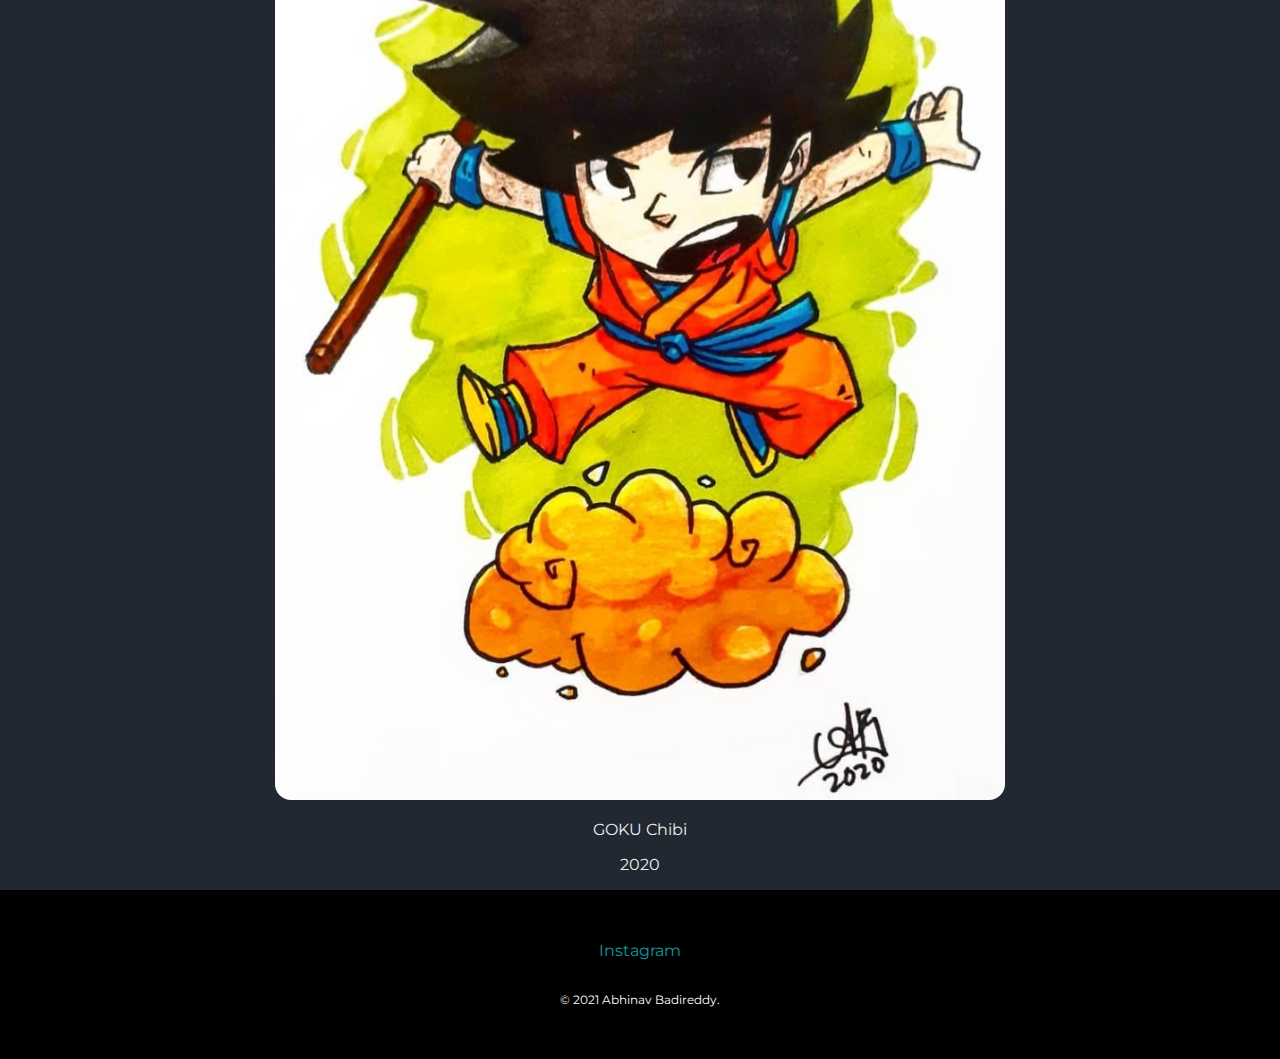
<file: taanimefanart.html>
<!DOCTYPE html>
<html lang="en" dir="ltr">
  <head>
    <meta charset="utf-8">
    <title>Abhinav Badireddy | Traditional Artworks | Anime Fanart</title>
    <link rel="stylesheet" type="text/css" href="css/dastyle.css">
    <link rel="icon" href="favicon.ico">
    <link rel="preconnect" href="https://fonts.googleapis.com">
    <link rel="preconnect" href="https://fonts.gstatic.com" crossorigin>
    <link href="https://fonts.googleapis.com/css2?family=Merriweather:ital,wght@0,300;0,400;0,700;0,900;1,300;1,400;1,700;1,900&family=Montserrat:ital,wght@0,100;0,200;0,300;0,400;0,500;0,600;0,700;0,800;0,900;1,100;1,200;1,300;1,400;1,500;1,600;1,700;1,800;1,900&family=Sacramento&display=swap" rel="stylesheet">
  </head>
  <body>
    <div class="topsection">
      <h1>Anime Fanart</h1>
    </div>

    <div class="midsec">
      <div class="anime-fanart-1">
        <img class="tanime01" src="traditional/gojo-satoru.jpg" alt="gojo-satoru-fanart-img">
        <p>GOJO SATORU</p>
        <p>2021</p>
      </div>
      <div class="anime-fanart-2">
        <img class="tanime02" src="traditional/kaneki ken.jpg" alt="kaneki-ken-fanart-img">
        <p>KANEKI KEN</p>
        <p>2021</p>
      </div>
      <div class="anime-fanart-3">
        <img class="tanime03" src="traditional/eren yeager.jpg" alt="eren-yeager-fanart-img">
        <p>EREN YEAGER</p>
        <p>2021</p>
      </div>
      <div class="anime-fanart-4">
        <img class="tanime04" src="traditional/itadori x sukuna.jpg" alt="itadori-x-sukuna-fanart-img">
        <p>ITADORI X SUKUNA</p>
        <p>2021</p>
      </div>
      <div class="anime-fanart-5">
        <img class="tanime05" src="traditional/cyndaquil doodle.jpg" alt="cyndaquil-fanart-img">
        <p>CYNDAQUIL</p>
        <p>2021</p>
      </div>
      <div class="anime-fanart-6">
        <img class="tanime06" src="traditional/charmander doodle.jpg" alt="charmander-fanart-img">
        <p>CHARMANDER</p>
        <p>2021</p>
      </div>
      <div class="anime-fanart-7">
        <img class="tanime07" src="traditional/todoroki doodle.jpg" alt="shoto-todoroki-fanart-img">
        <p>SHOTO TODOROKI</p>
        <p>2021</p>
      </div>
      <div class="anime-fanart-8">
        <img class="tanime08" src="traditional/bakugou doodle.jpg" alt="bakugou-fanart-img">
        <p>KATSUKI BAKUGOU</p>
        <p>2020</p>
      </div>
      <div class="anime-fanart-9">
        <img class="tanime09" src="traditional/sung jin woo doodle.jpg" alt="sung-jin-woo-fanart-img">
        <p>SUNG JIN WOO</p>
        <p>2020</p>
      </div>
      <div class="anime-fanart-10">
        <img class="tanime10" src="traditional/deku doodle.jpg" alt="deku-fanart-img">
        <p>IZUKU MIDORIYA (DEKU)</p>
        <p>2020</p>
      </div>
      <div class="anime-fanart-11">
        <img class="tanime11" src="traditional/hinata shoyo.jpg" alt="hinata-shoyo-fanart-img">
        <p>HINATA SHOYO</p>
        <p>2020</p>
      </div>
      <div class="anime-fanart-12">
        <img class="tanime12" src="traditional/goku chibi.jpg" alt="goku-fanart-img">
        <p>GOKU Chibi</p>
        <p>2020</p>
      </div>
    <div class="bottomsection">
      <a class="footer-link" href="https://www.instagram.com/abhinav_draws/">Instagram</a>
      <p class="copyright">© 2021 Abhinav Badireddy.</p>
    </div>
  </body>
</html>
</file>
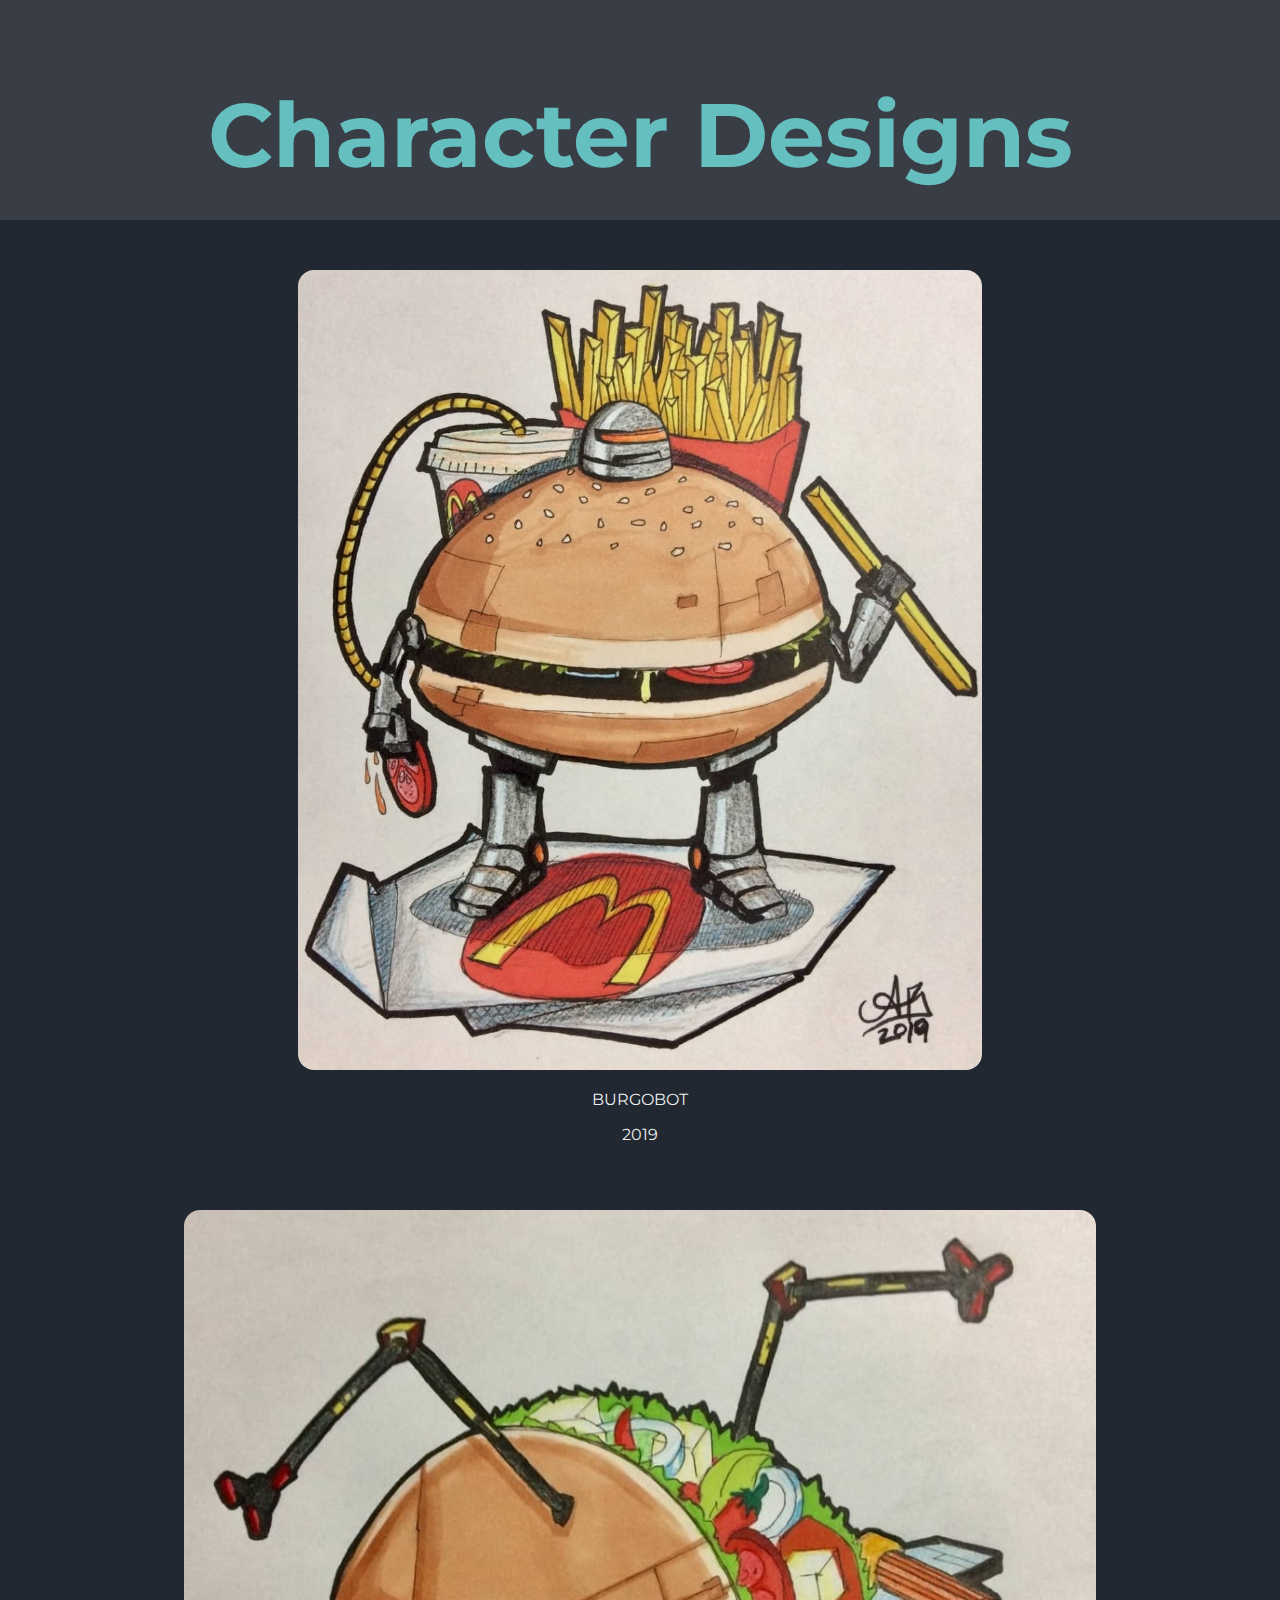
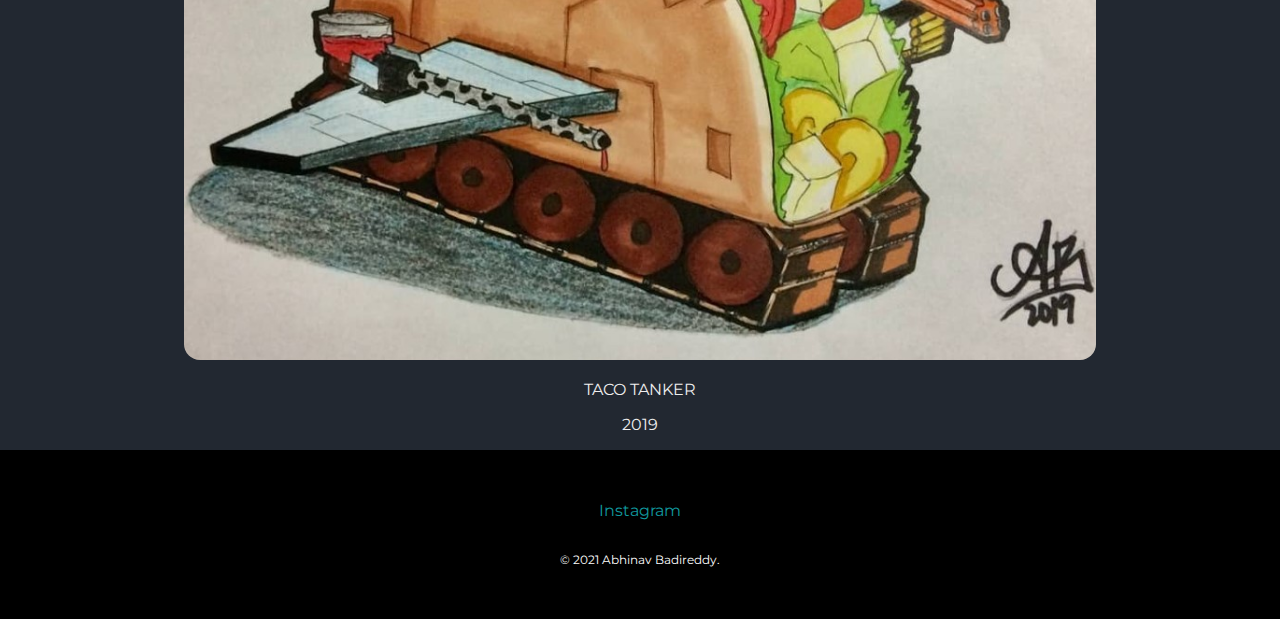
<file: tachardesign.html>
<!DOCTYPE html>
<html lang="en" dir="ltr">
  <head>
    <meta charset="utf-8">
    <title>Abhinav Badireddy | Traditional Artworks | Character Designs</title>
    <link rel="stylesheet" type="text/css" href="css/dastyle.css">
    <link rel="icon" href="favicon.ico">
    <link rel="preconnect" href="https://fonts.googleapis.com">
    <link rel="preconnect" href="https://fonts.gstatic.com" crossorigin>
    <link href="https://fonts.googleapis.com/css2?family=Merriweather:ital,wght@0,300;0,400;0,700;0,900;1,300;1,400;1,700;1,900&family=Montserrat:ital,wght@0,100;0,200;0,300;0,400;0,500;0,600;0,700;0,800;0,900;1,100;1,200;1,300;1,400;1,500;1,600;1,700;1,800;1,900&family=Sacramento&display=swap" rel="stylesheet">
  </head>
  <body>
    <div class="topsection">
      <h1>Character Designs</h1>
    </div>

    <div class="midsec">
      <div class="chardesign-1">
        <img class="tachardesign01" src="traditional/twild/burgobot.jpg" alt="burgobot-img">
        <p>BURGOBOT</p>
        <p>2019</p>
      </div>
      <div class="chardesign-2">
        <img class="tachardesign02" src="traditional/twild/taco tanker.jpg" alt="taco-tanker-img">
        <p>TACO TANKER</p>
        <p>2019</p>
      </div>
    <div class="bottomsection">
      <a class="footer-link" href="https://www.instagram.com/abhinav_draws/">Instagram</a>
      <p class="copyright">© 2021 Abhinav Badireddy.</p>
    </div>
  </body>
</html>
</file>
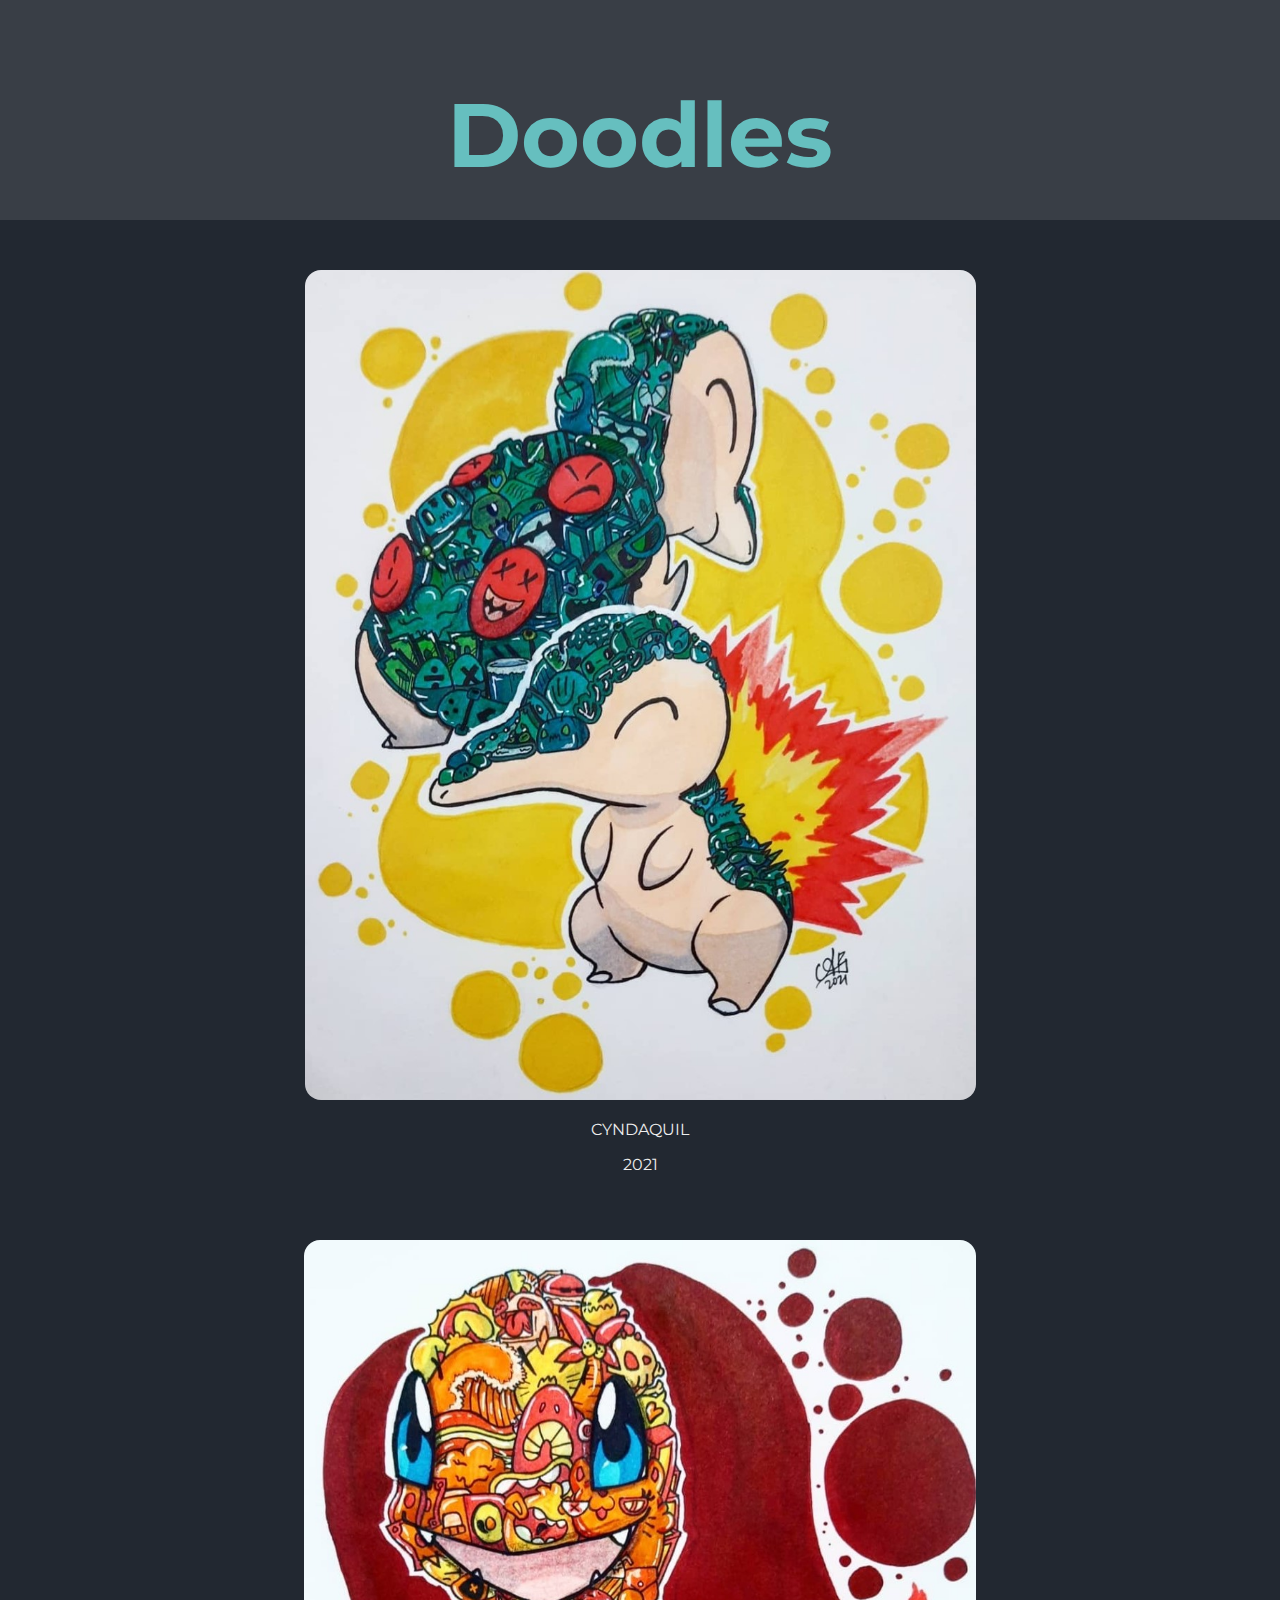
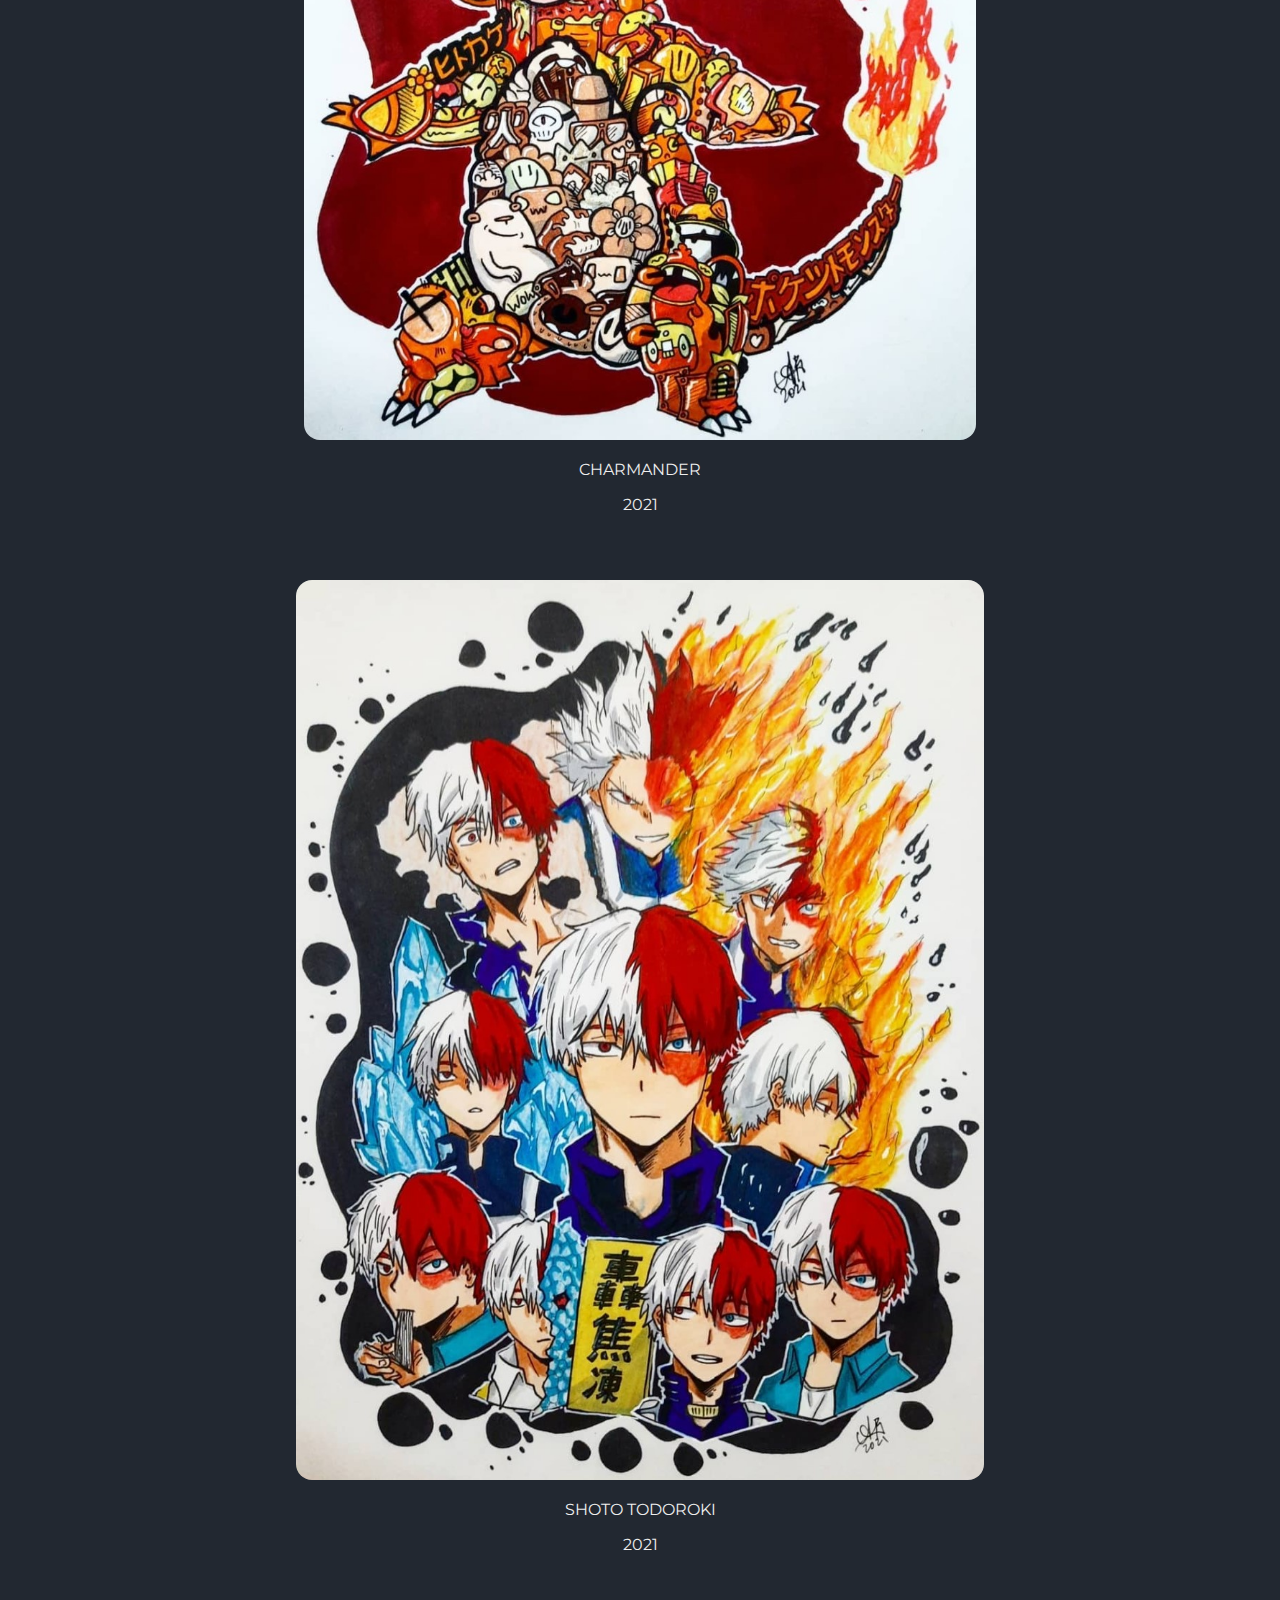
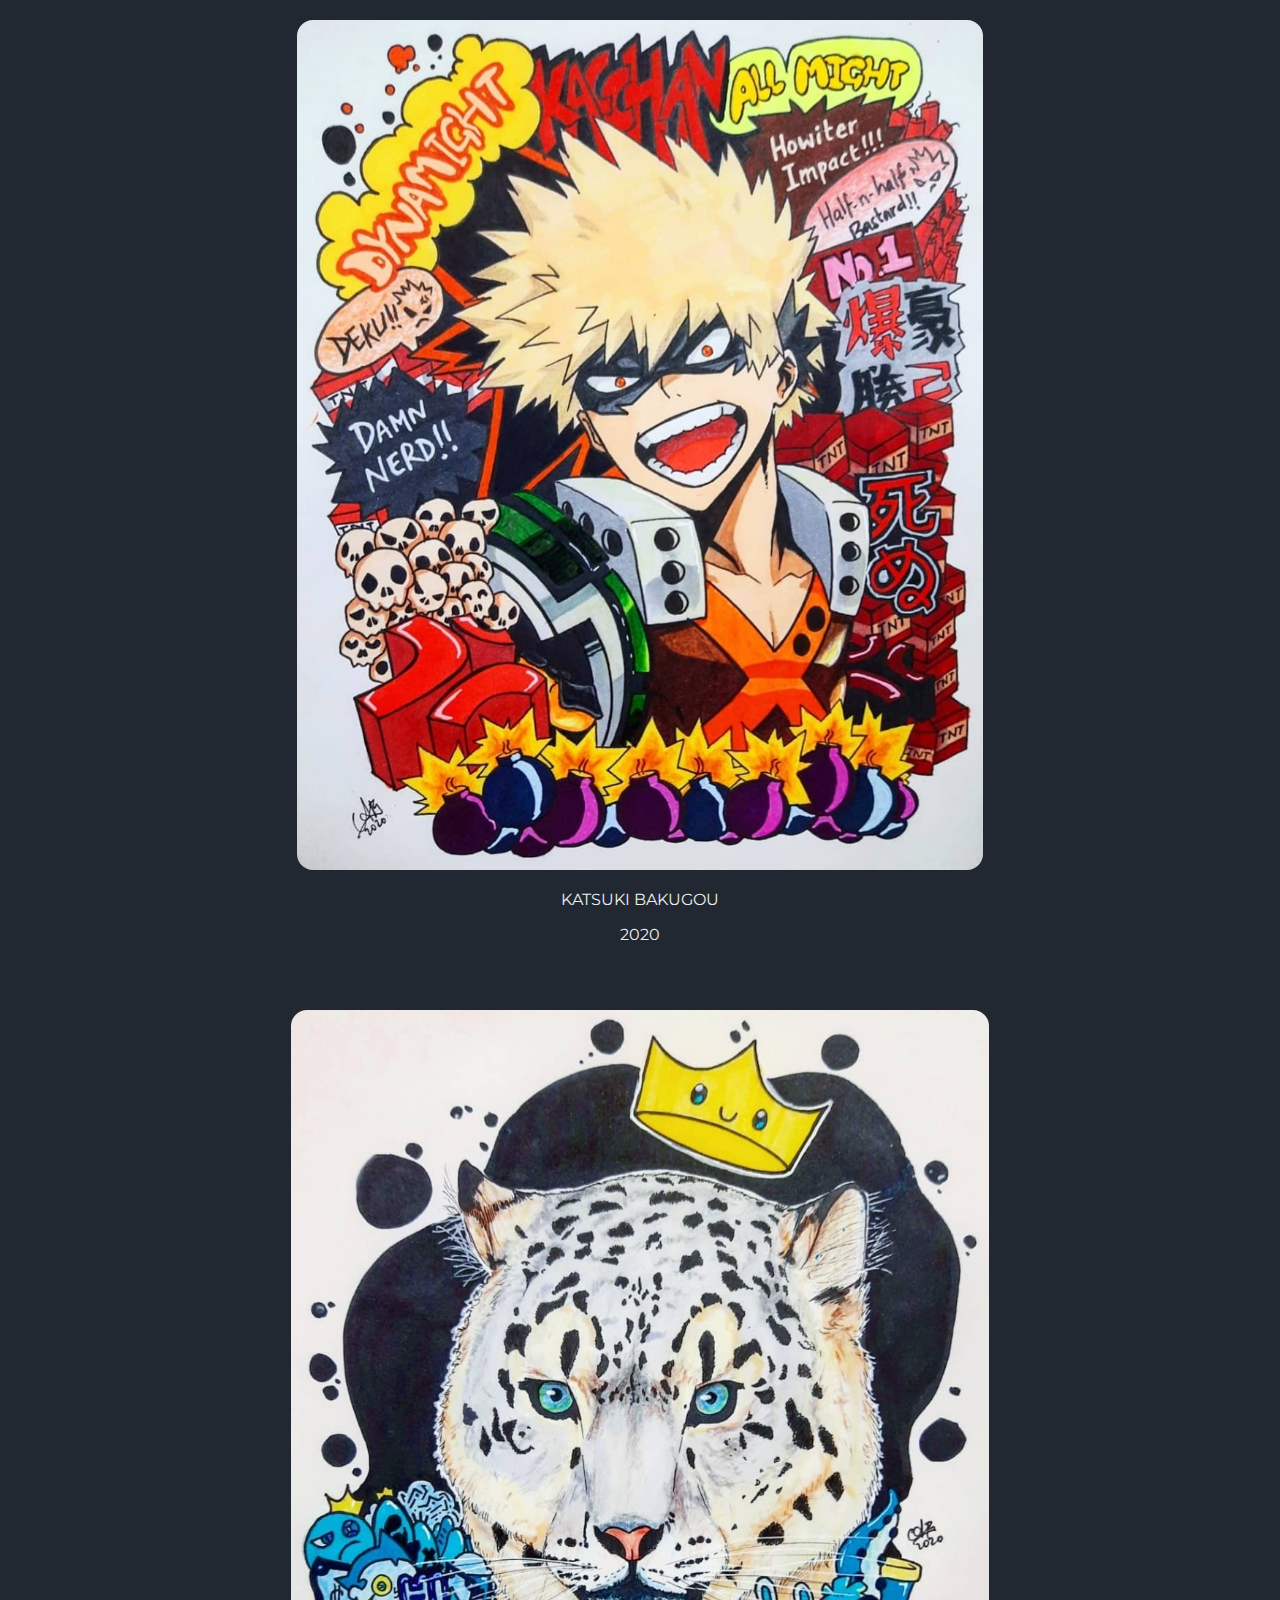
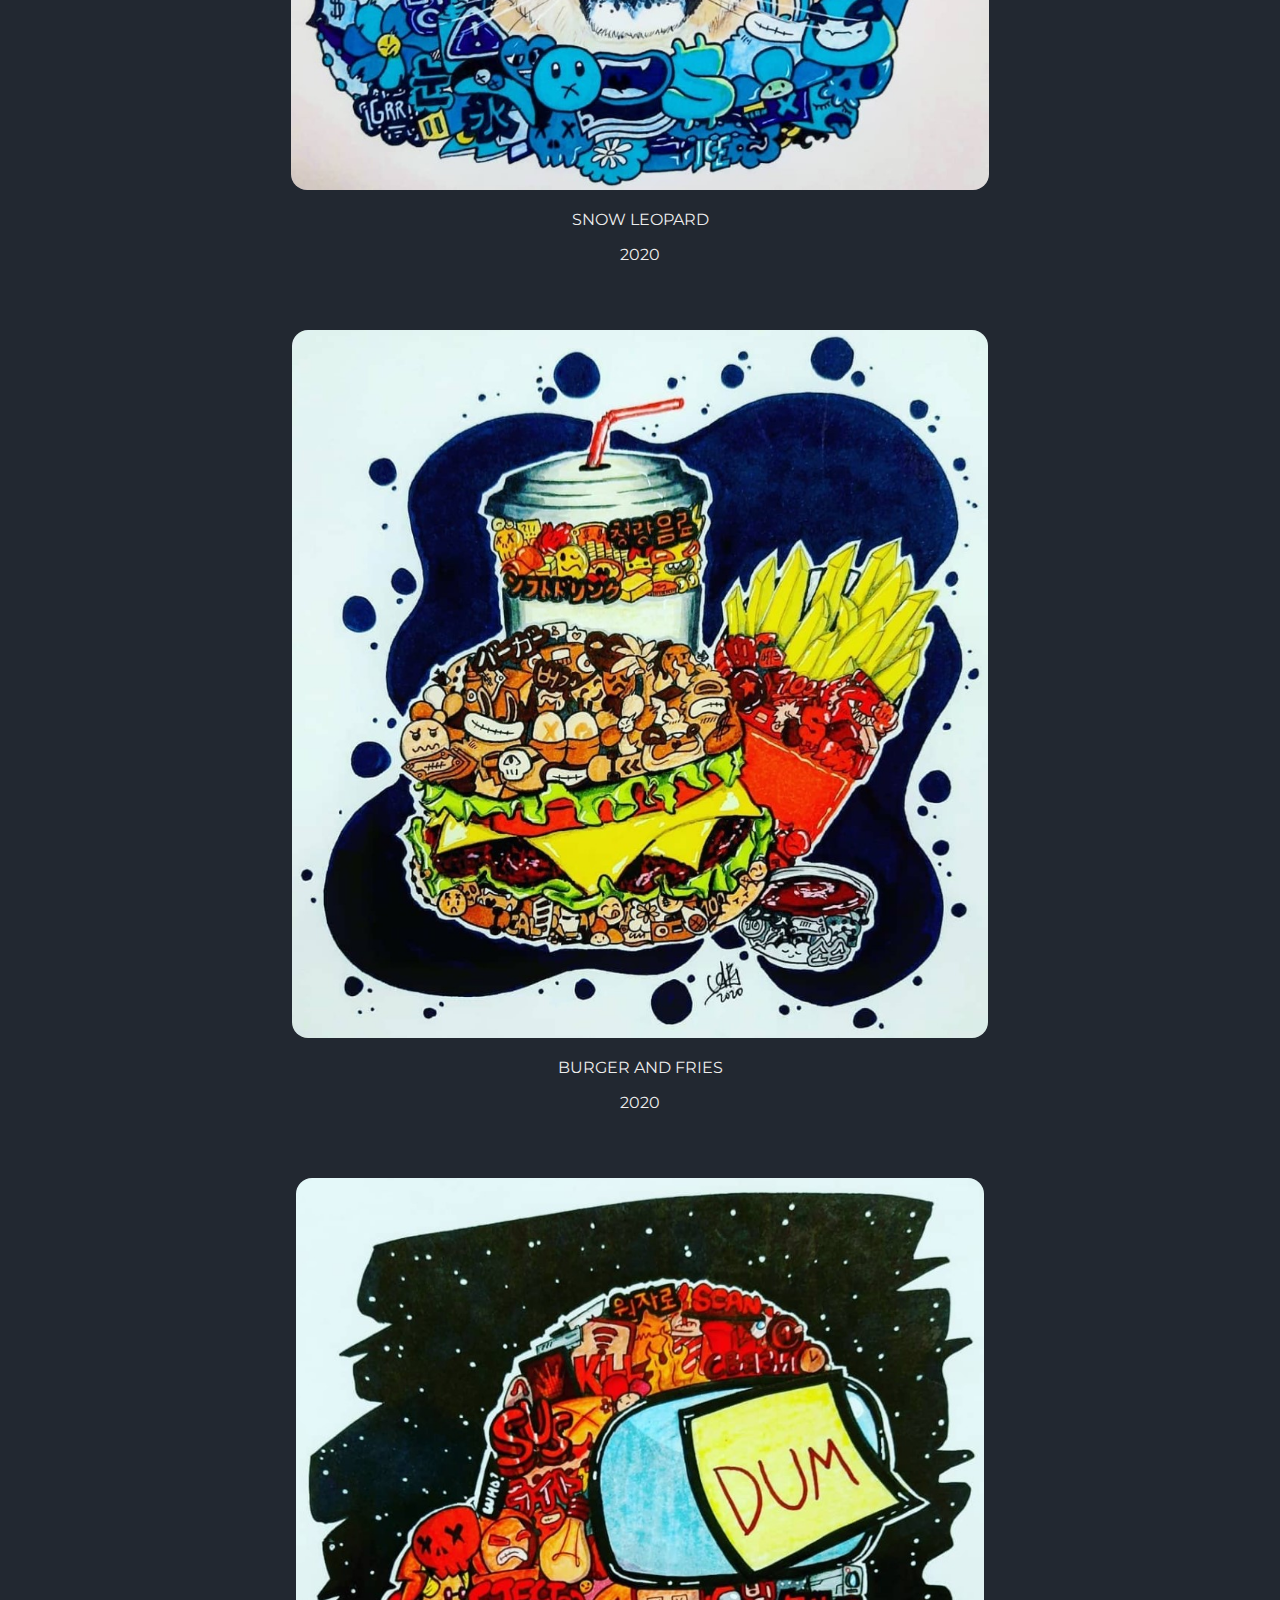
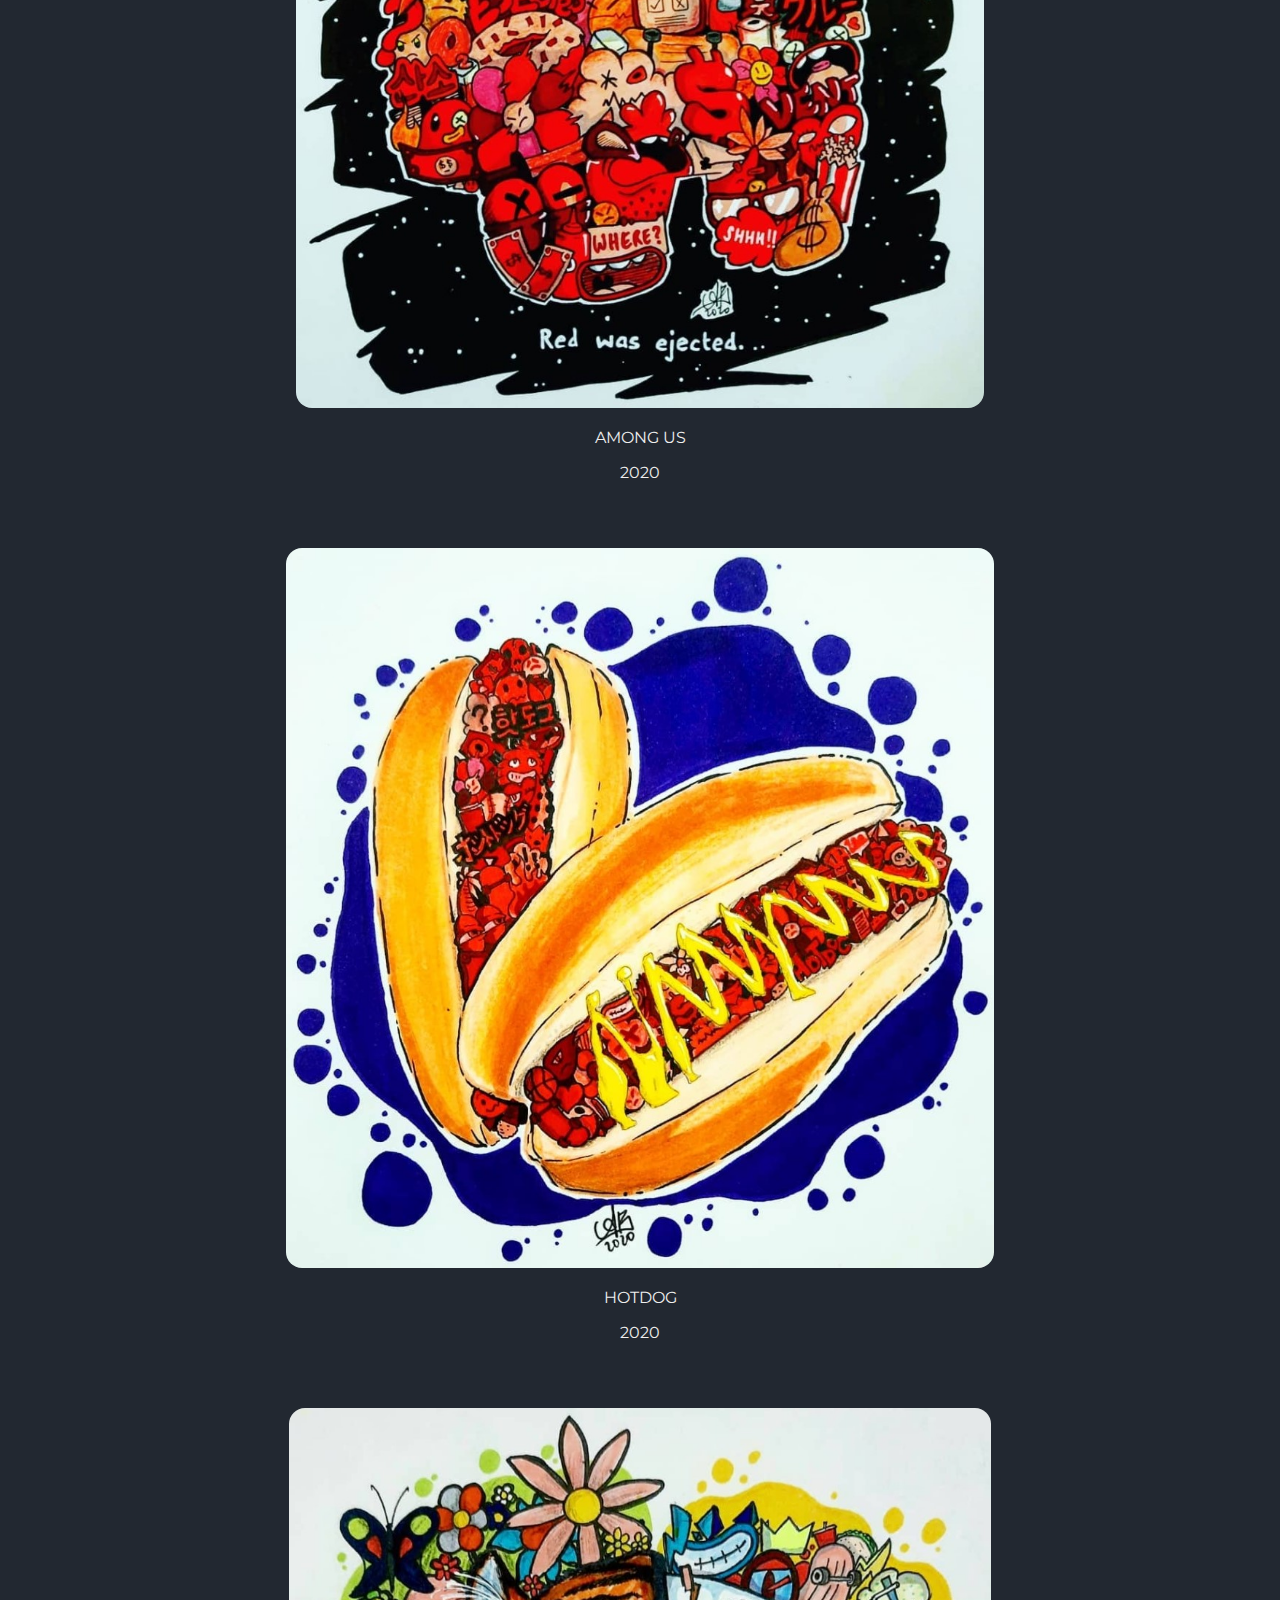
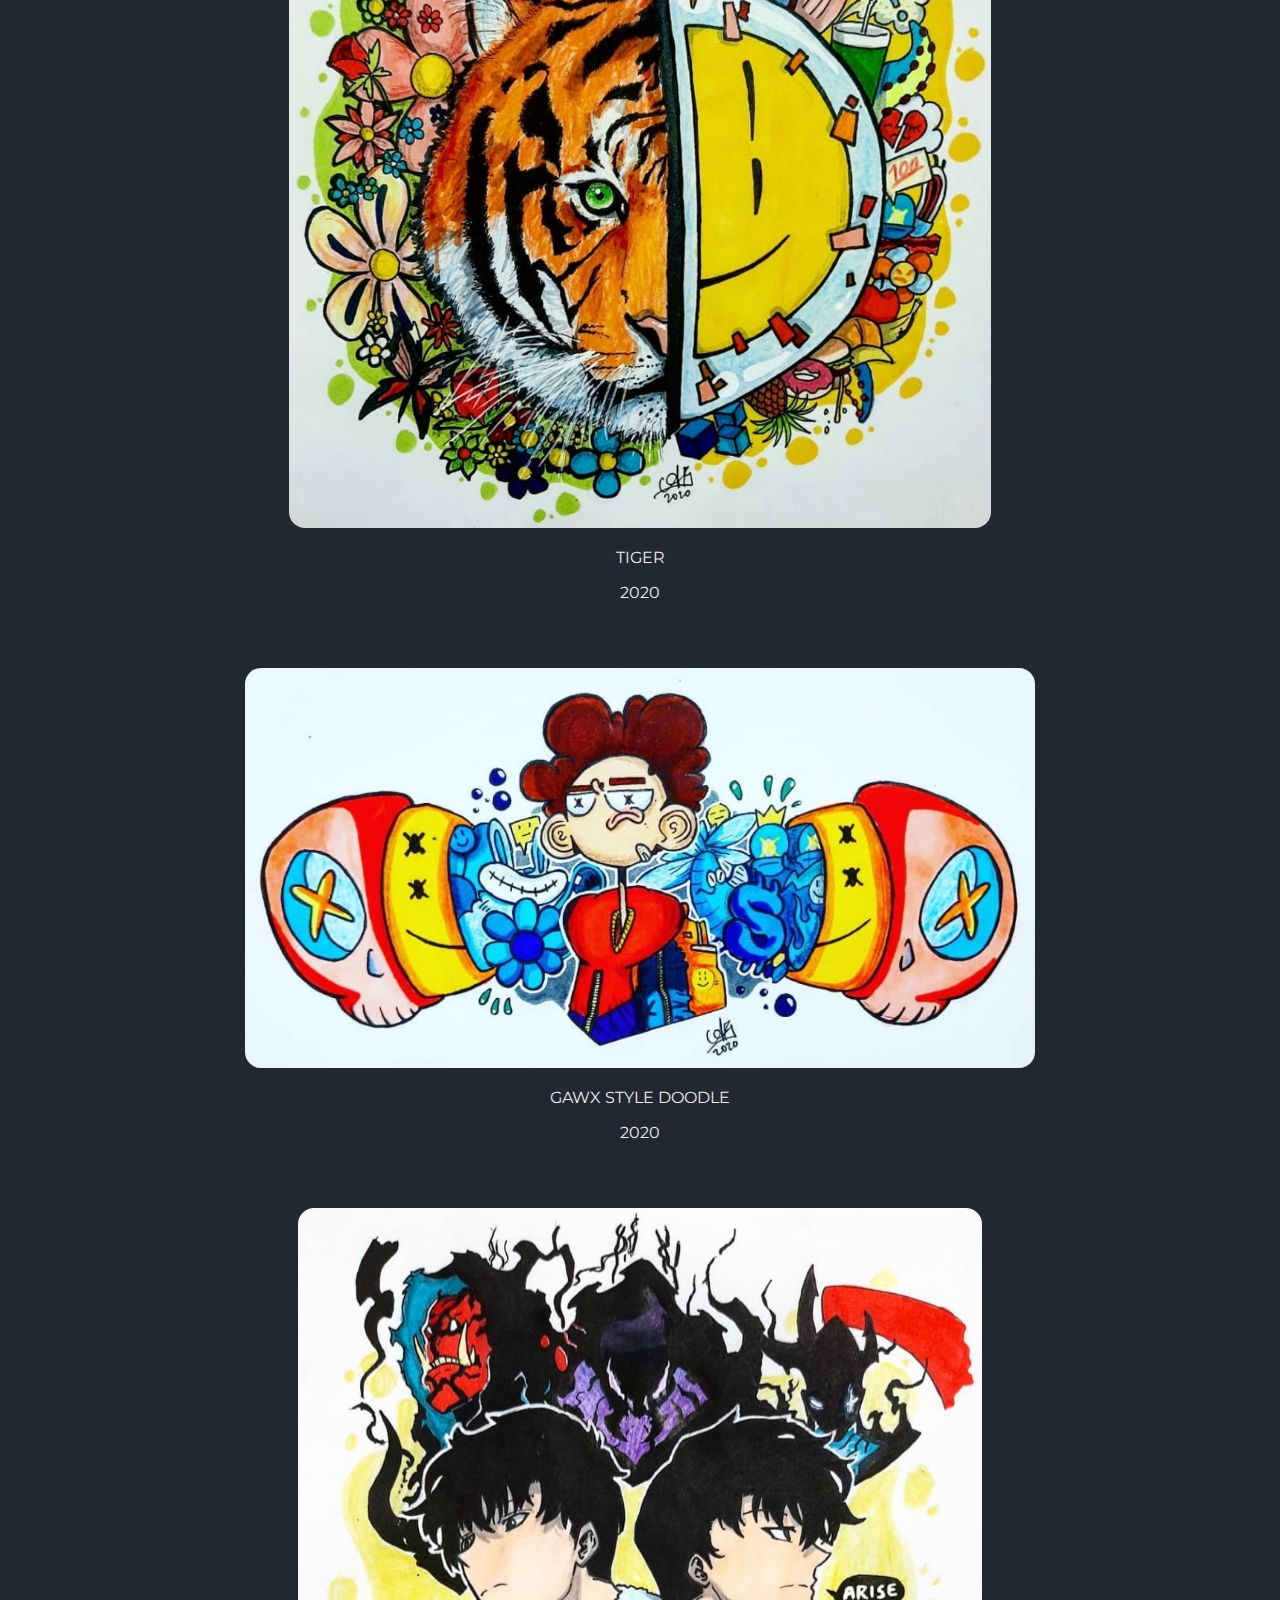
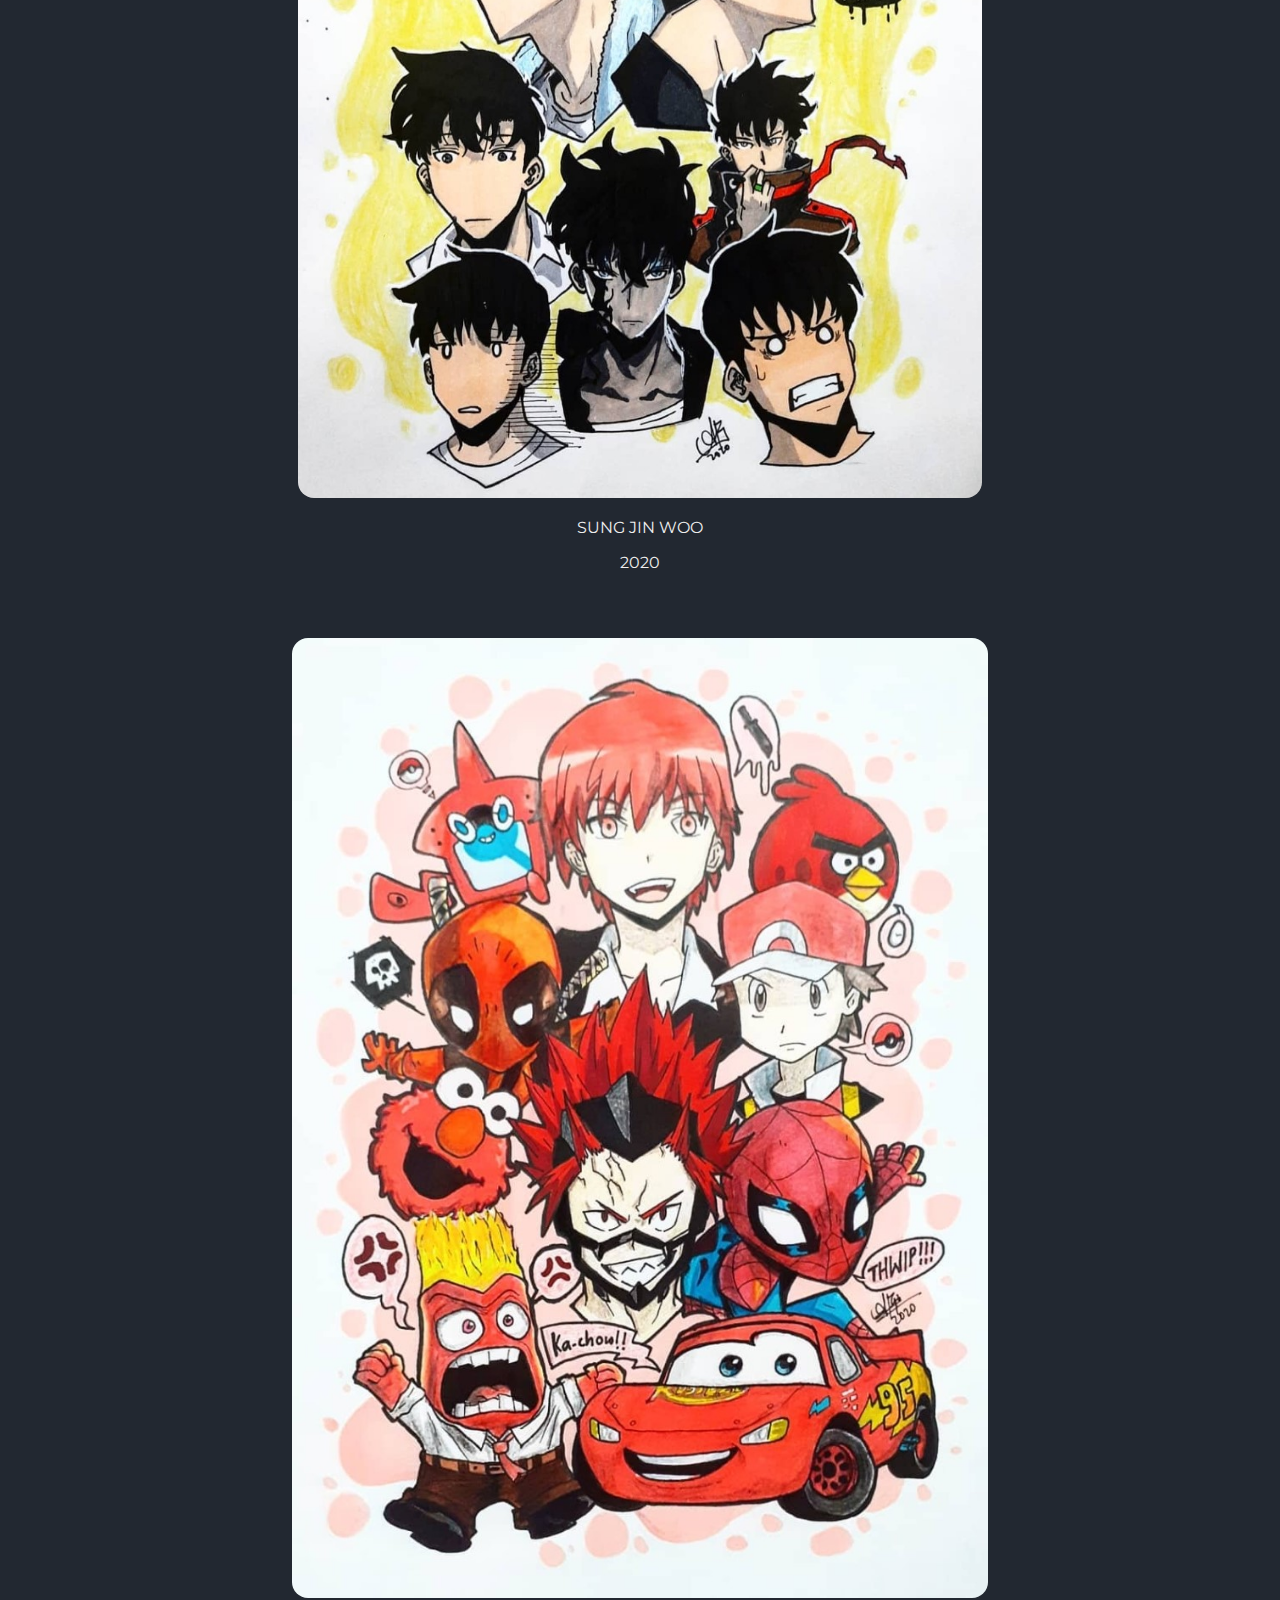
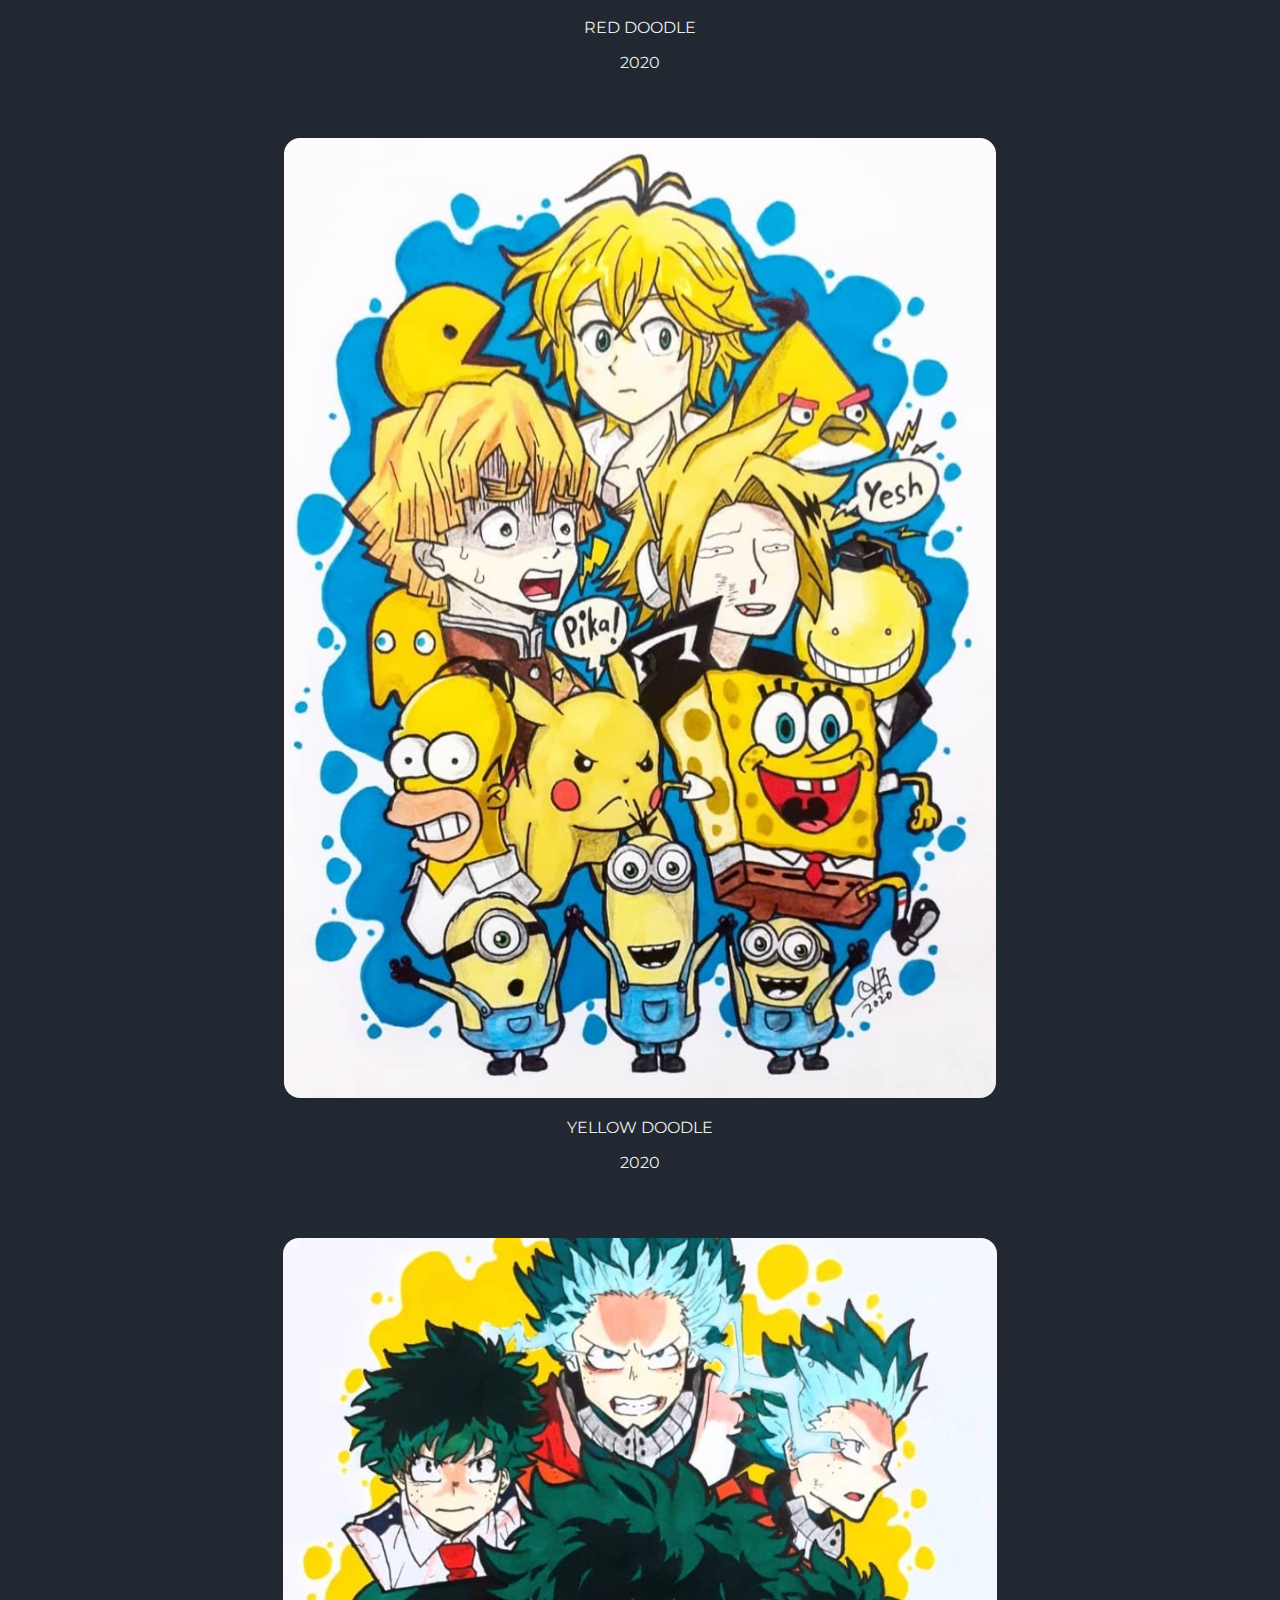
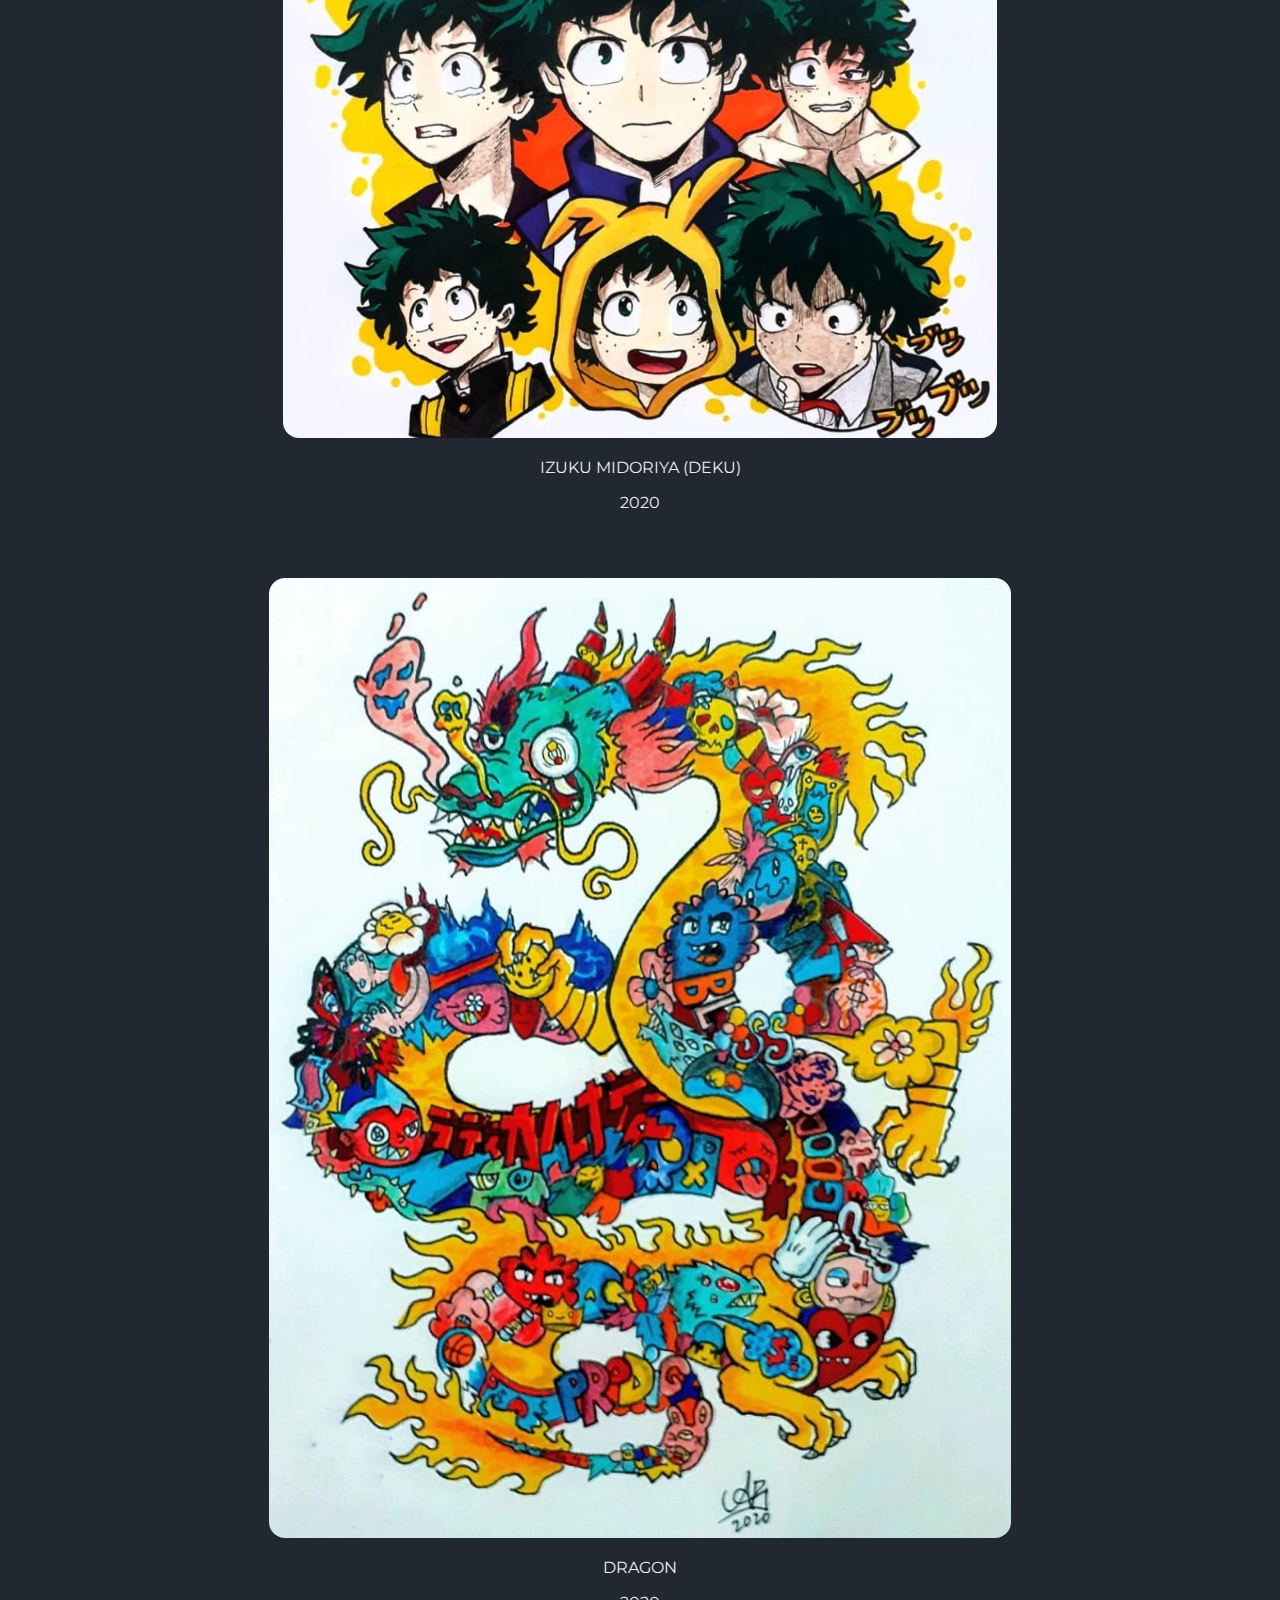
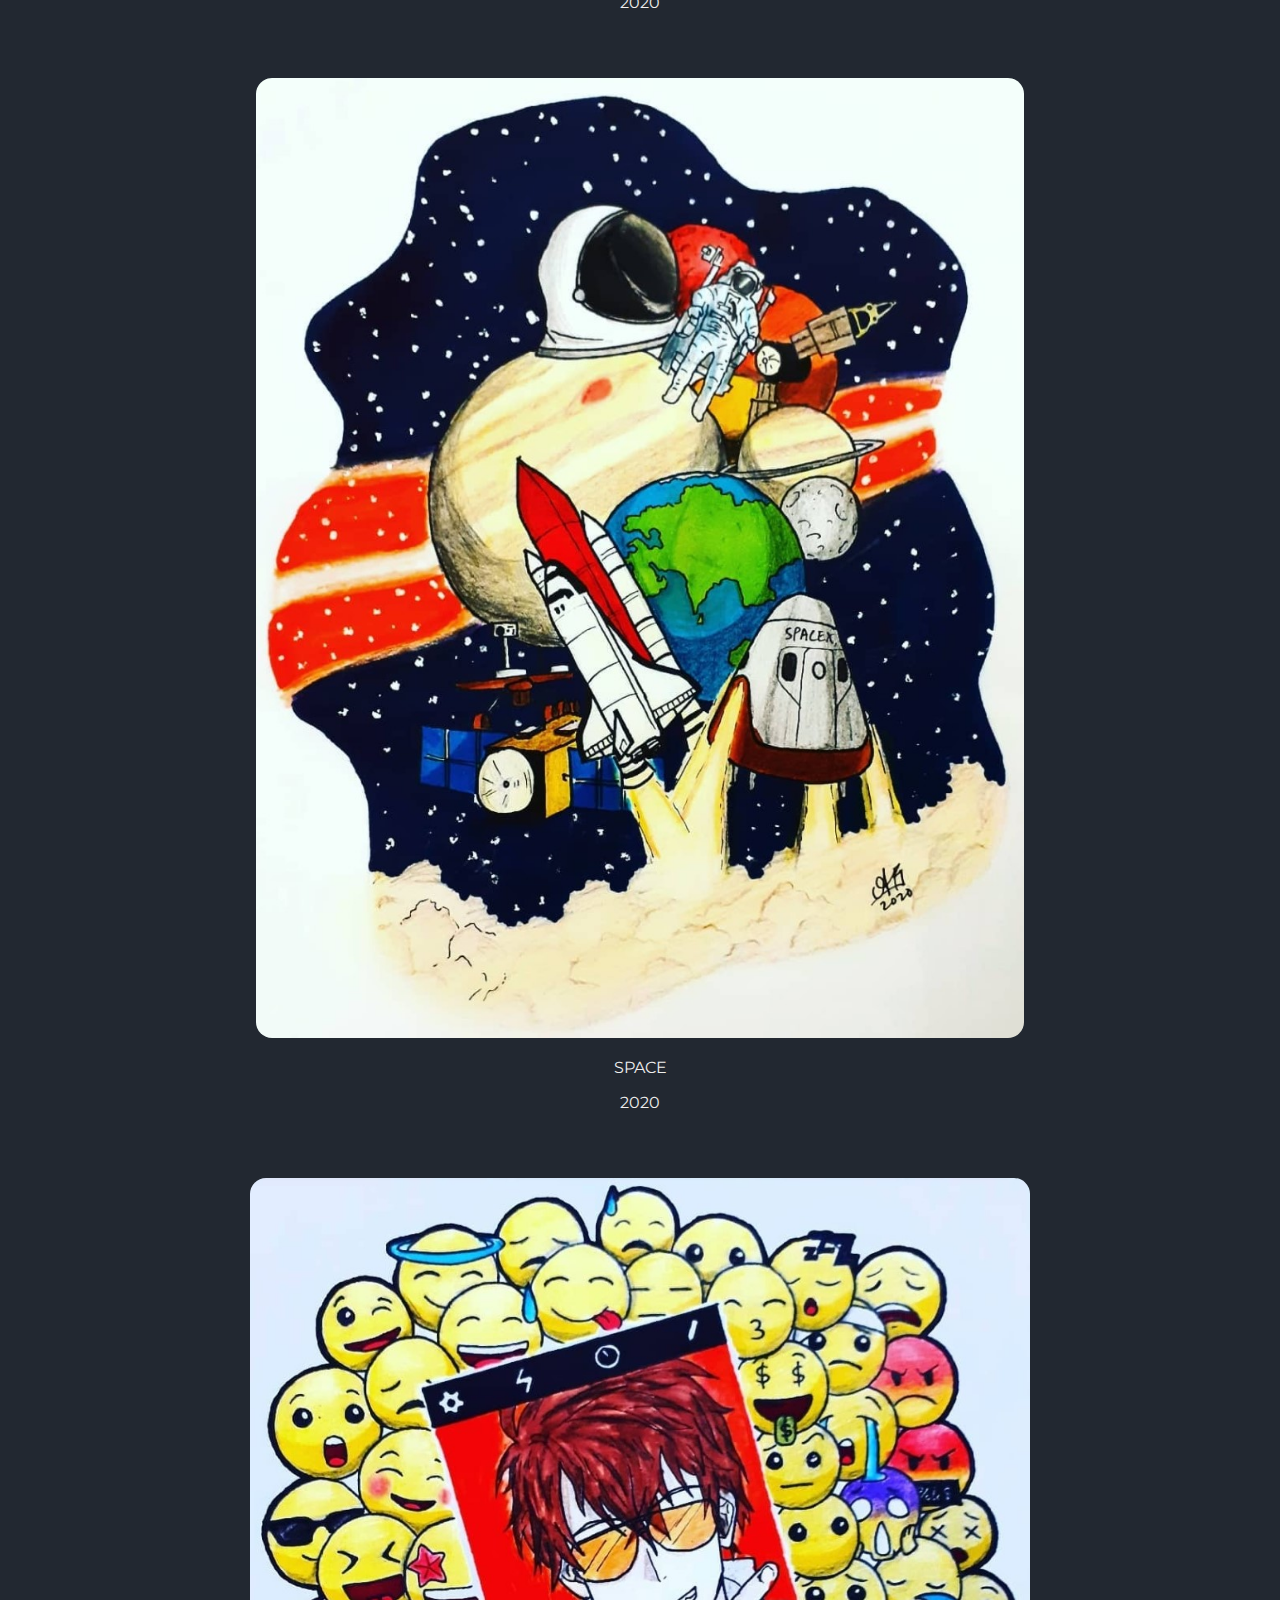
<file: tadoodle.html>
<!DOCTYPE html>
<html lang="en" dir="ltr">
  <head>
    <meta charset="utf-8">
    <title>Abhinav Badireddy | Traditional Artworks | Doodles</title>
    <link rel="stylesheet" type="text/css" href="css/dastyle.css">
    <link rel="icon" href="favicon.ico">
    <link rel="preconnect" href="https://fonts.googleapis.com">
    <link rel="preconnect" href="https://fonts.gstatic.com" crossorigin>
    <link href="https://fonts.googleapis.com/css2?family=Merriweather:ital,wght@0,300;0,400;0,700;0,900;1,300;1,400;1,700;1,900&family=Montserrat:ital,wght@0,100;0,200;0,300;0,400;0,500;0,600;0,700;0,800;0,900;1,100;1,200;1,300;1,400;1,500;1,600;1,700;1,800;1,900&family=Sacramento&display=swap" rel="stylesheet">
  </head>
  <body>
    <div class="topsection">
      <h1>Doodles</h1>
    </div>

    <div class="midsec">
      <div class="doodle-1">
        <img class="tdoodle01" src="traditional/tdoodle/cyndaquil.jpg" alt="cyndaquil-doodle-img">
        <p>CYNDAQUIL</p>
        <p>2021</p>
      </div>
      <div class="doodle-2">
        <img class="tanime06" src="traditional/tdoodle/charmander.jpg" alt="charmander-doodle-img">
        <p>CHARMANDER</p>
        <p>2021</p>
      </div>
      <div class="doodle-3">
        <img class="tanime07" src="traditional/todoroki doodle.jpg" alt="shoto-todoroki-doodle-img">
        <p>SHOTO TODOROKI</p>
        <p>2021</p>
      </div>
      <div class="doodle-4">
        <img class="tanime08" src="traditional/bakugou doodle.jpg" alt="bakugou-doodle-img">
        <p>KATSUKI BAKUGOU</p>
        <p>2020</p>
      </div>
      <div class="doodle-5">
        <img class="tdoodle05" src="traditional/tdoodle/snow leopard.jpg" alt="snow-leopard-doodle-img">
        <p>SNOW LEOPARD</p>
        <p>2020</p>
      </div>
      <div class="doodle-6">
        <img class="tdoodle06" src="traditional/tdoodle/burger.jpg" alt="burger-doodle-img">
        <p>BURGER AND FRIES</p>
        <p>2020</p>
      </div>
      <div class="doodle-7">
        <img class="tdoodle07" src="traditional/tdoodle/among us.jpg" alt="among-us-doodle-img">
        <p>AMONG US</p>
        <p>2020</p>
      </div>
      <div class="doodle-8">
        <img class="tdoodle08" src="traditional/tdoodle/hot dog.jpg" alt="hotdog-doodle-img">
        <p>HOTDOG</p>
        <p>2020</p>
      </div>
      <div class="doodle-9">
        <img class="tdoodle09" src="traditional/tdoodle/tiger.jpg" alt="tiger-doodle-img">
        <p>TIGER</p>
        <p>2020</p>
      </div>
      <div class="doodle-10">
        <img class="tdoodle10" src="traditional/tdoodle/gawx style.jpg" alt="gawx-style-doodle-img">
        <p>GAWX STYLE DOODLE</p>
        <p>2020</p>
      </div>
      <div class="doodle-11">
        <img class="tanime09" src="traditional/sung jin woo doodle.jpg" alt="sung-jin-woo-doodle-img">
        <p>SUNG JIN WOO</p>
        <p>2020</p>
      </div>
      <div class="doodle-12">
        <img class="tdoodle12" src="traditional/tdoodle/red.jpg" alt="red-doodle-img">
        <p>RED DOODLE</p>
        <p>2020</p>
      </div>
      <div class="doodle-13">
        <img class="tdoodle13" src="traditional/tdoodle/yellow doodle.jpg" alt="yellow-doodle-img">
        <p>YELLOW DOODLE</p>
        <p>2020</p>
      </div>
      <div class="doodle-14">
        <img class="tanime10" src="traditional/deku doodle.jpg" alt="deku-doodle-img">
        <p>IZUKU MIDORIYA (DEKU)</p>
        <p>2020</p>
      </div>
      <div class="doodle-15">
        <img class="tdoodle15" src="traditional/tdoodle/dragon.jpg" alt="dragon-doodle-img">
        <p>DRAGON</p>
        <p>2020</p>
      </div>
      <div class="doodle-16">
        <img class="tdoodle16" src="traditional/tdoodle/space.jpg" alt="space-doodle-img">
        <p>SPACE</p>
        <p>2020</p>
      </div>
      <div class="doodle-17">
        <img class="tdoodle17" src="traditional/tdoodle/emoji.jpg" alt="emoji-doodle-img">
        <p>EMOJI</p>
        <p>2020</p>
      </div>
      <div class="doodle-18">
        <img class="tdoodle18" src="traditional/tdoodle/student.jpg" alt="student-doodle-img">
        <p>STUDENT</p>
        <p>2020</p>
      </div>
      <div class="doodle-19">
        <img class="tdoodle19" src="traditional/tdoodle/doctor.jpg" alt="doctor-doodle-img">
        <p>DOCTOR</p>
        <p>2020</p>
      </div>
      <div class="doodle-20">
        <img class="tdoodle20" src="traditional/tdoodle/foodie.jpg" alt="foodie-doodle-img">
        <p>FOODIE</p>
        <p>2020</p>
      </div>
      <div class="doodle-21">
        <img class="tdoodle21" src="traditional/tdoodle/music.jpg" alt="music-doodle-img">
        <p>MUSIC</p>
        <p>2020</p>
      </div>
      <div class="doodle-22">
        <img class="tdoodle22" src="traditional/tdoodle/vexx logo v2.jpg" alt="vexx-logo-doodle-v2-img">
        <p>VEXX LOGO VERSION 2</p>
        <p>2019</p>
      </div>
      <div class="doodle-23">
        <img class="tdoodle23" src="traditional/tdoodle/full page.jpg" alt="full-page-doodle-img">
        <p>FULL PAGE DOODLE</p>
        <p>2019</p>
      </div>
      <div class="doodle-24">
        <img class="tdoodle24" src="traditional/tdoodle/vexx.jpg" alt="vexx-doodle-img">
        <p>VEXX DOODLE</p>
        <p>2019</p>
      </div>
      <div class="doodle-25">
        <img class="tdoodle25" src="traditional/tdoodle/vexx logo v1.jpg" alt="vexx-logo-doodle-v1-img">
        <p>VEXX LOGO VERSION 1</p>
        <p>2019</p>
      </div>
    <div class="bottomsection">
      <a class="footer-link" href="https://www.instagram.com/abhinav_draws/">Instagram</a>
      <p class="copyright">© 2021 Abhinav Badireddy.</p>
    </div>
  </body>
</html>
</file>
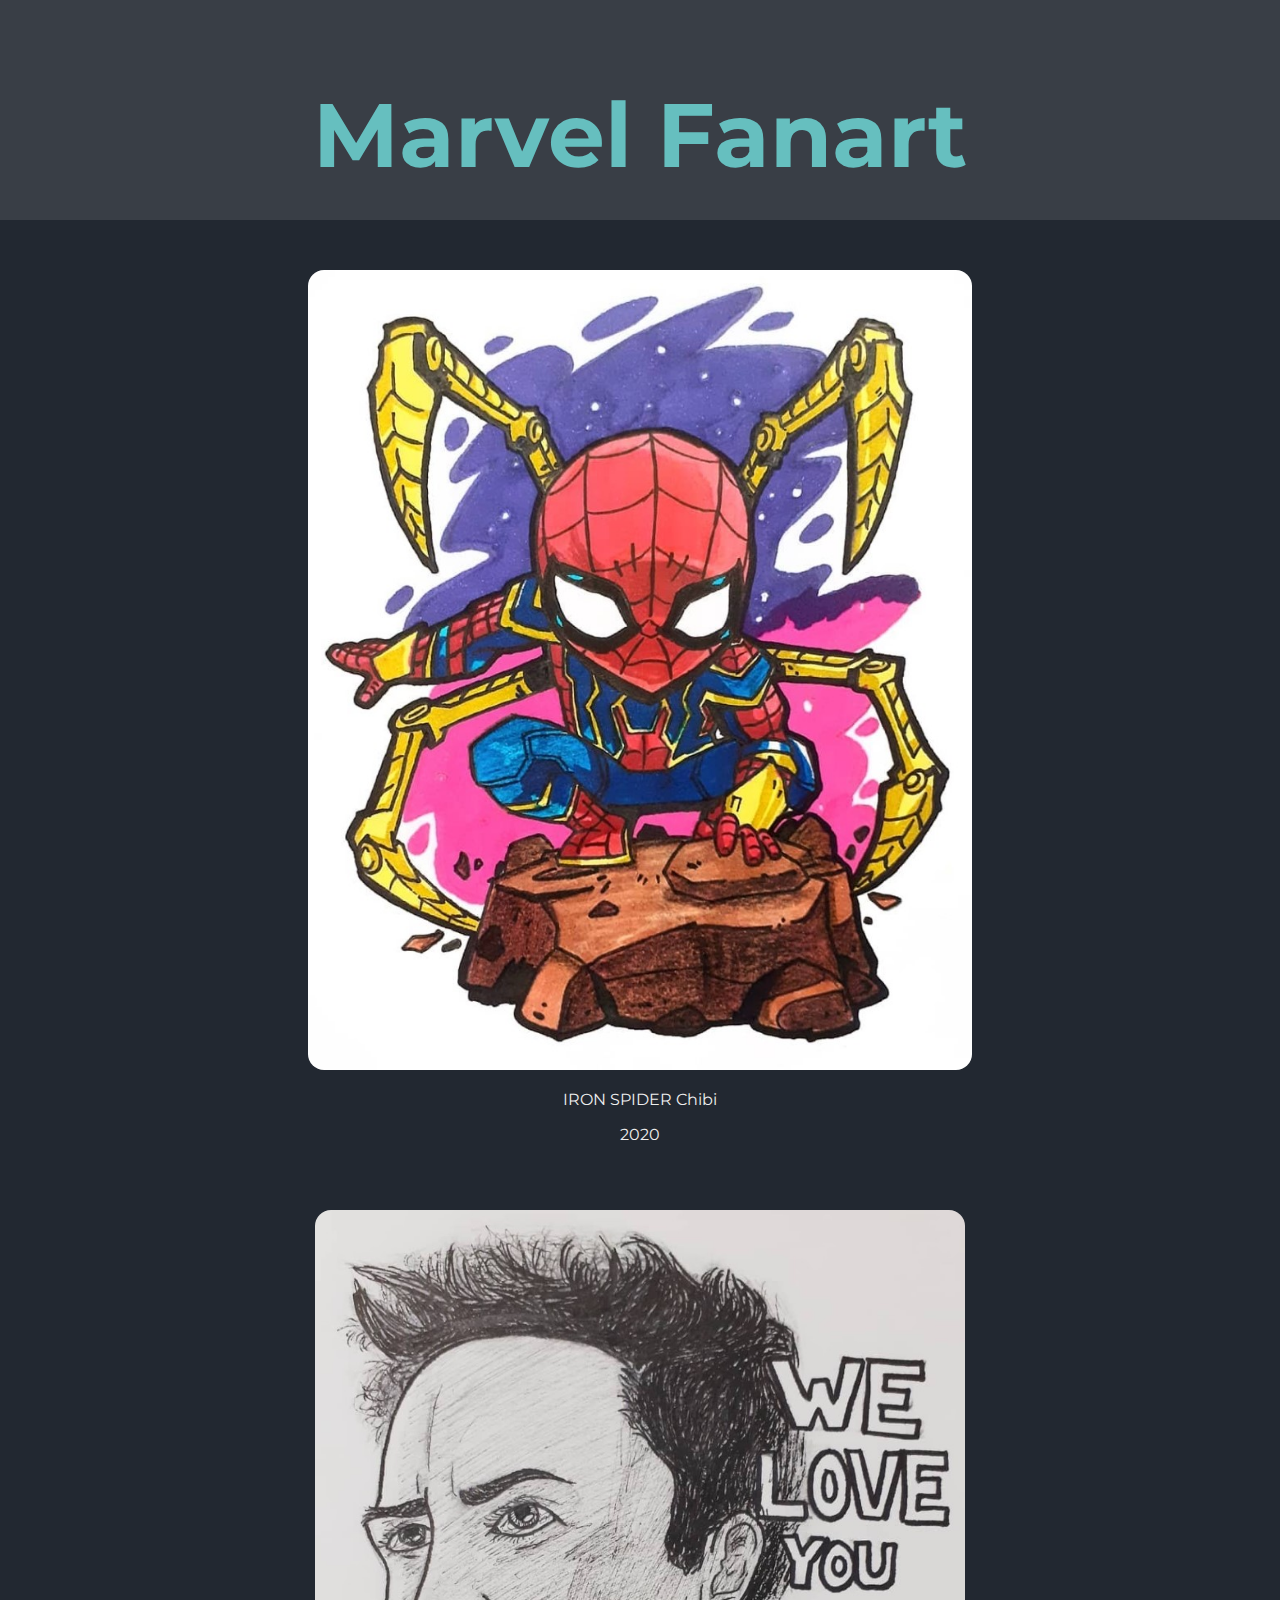
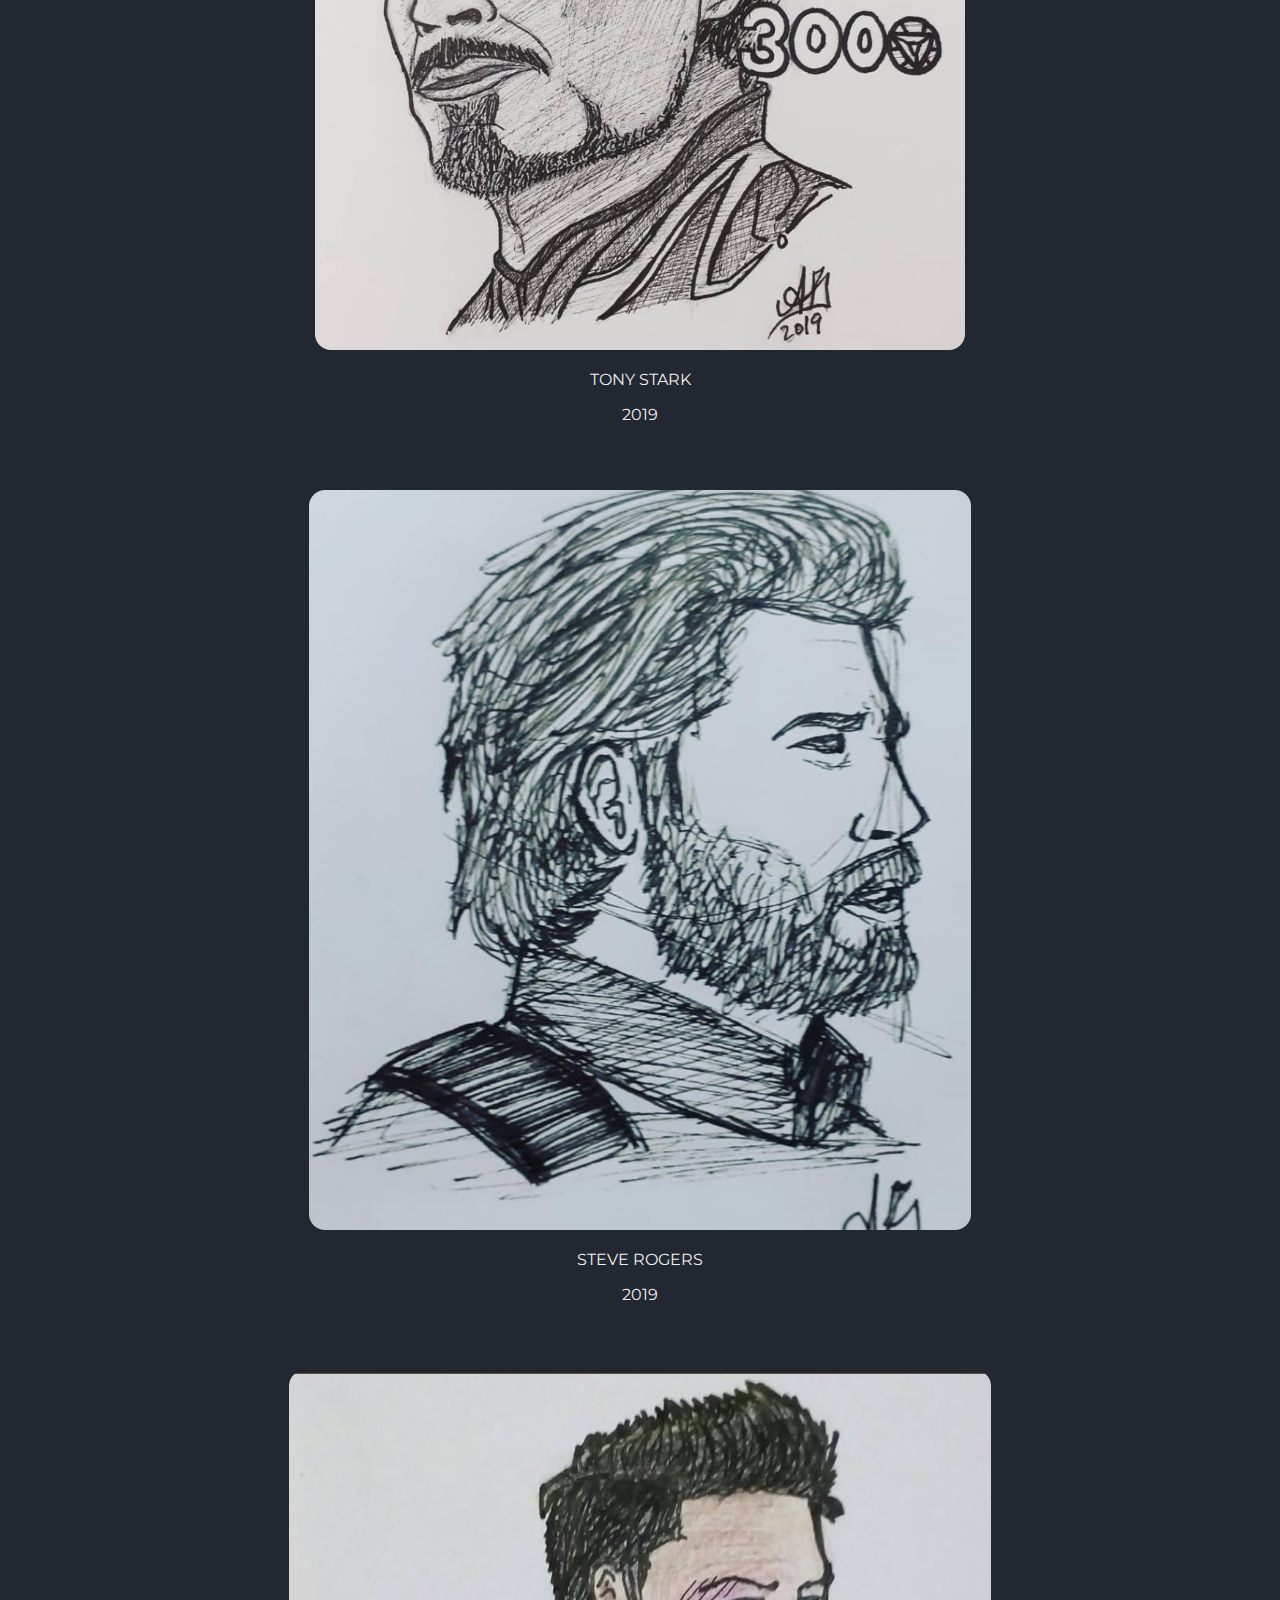
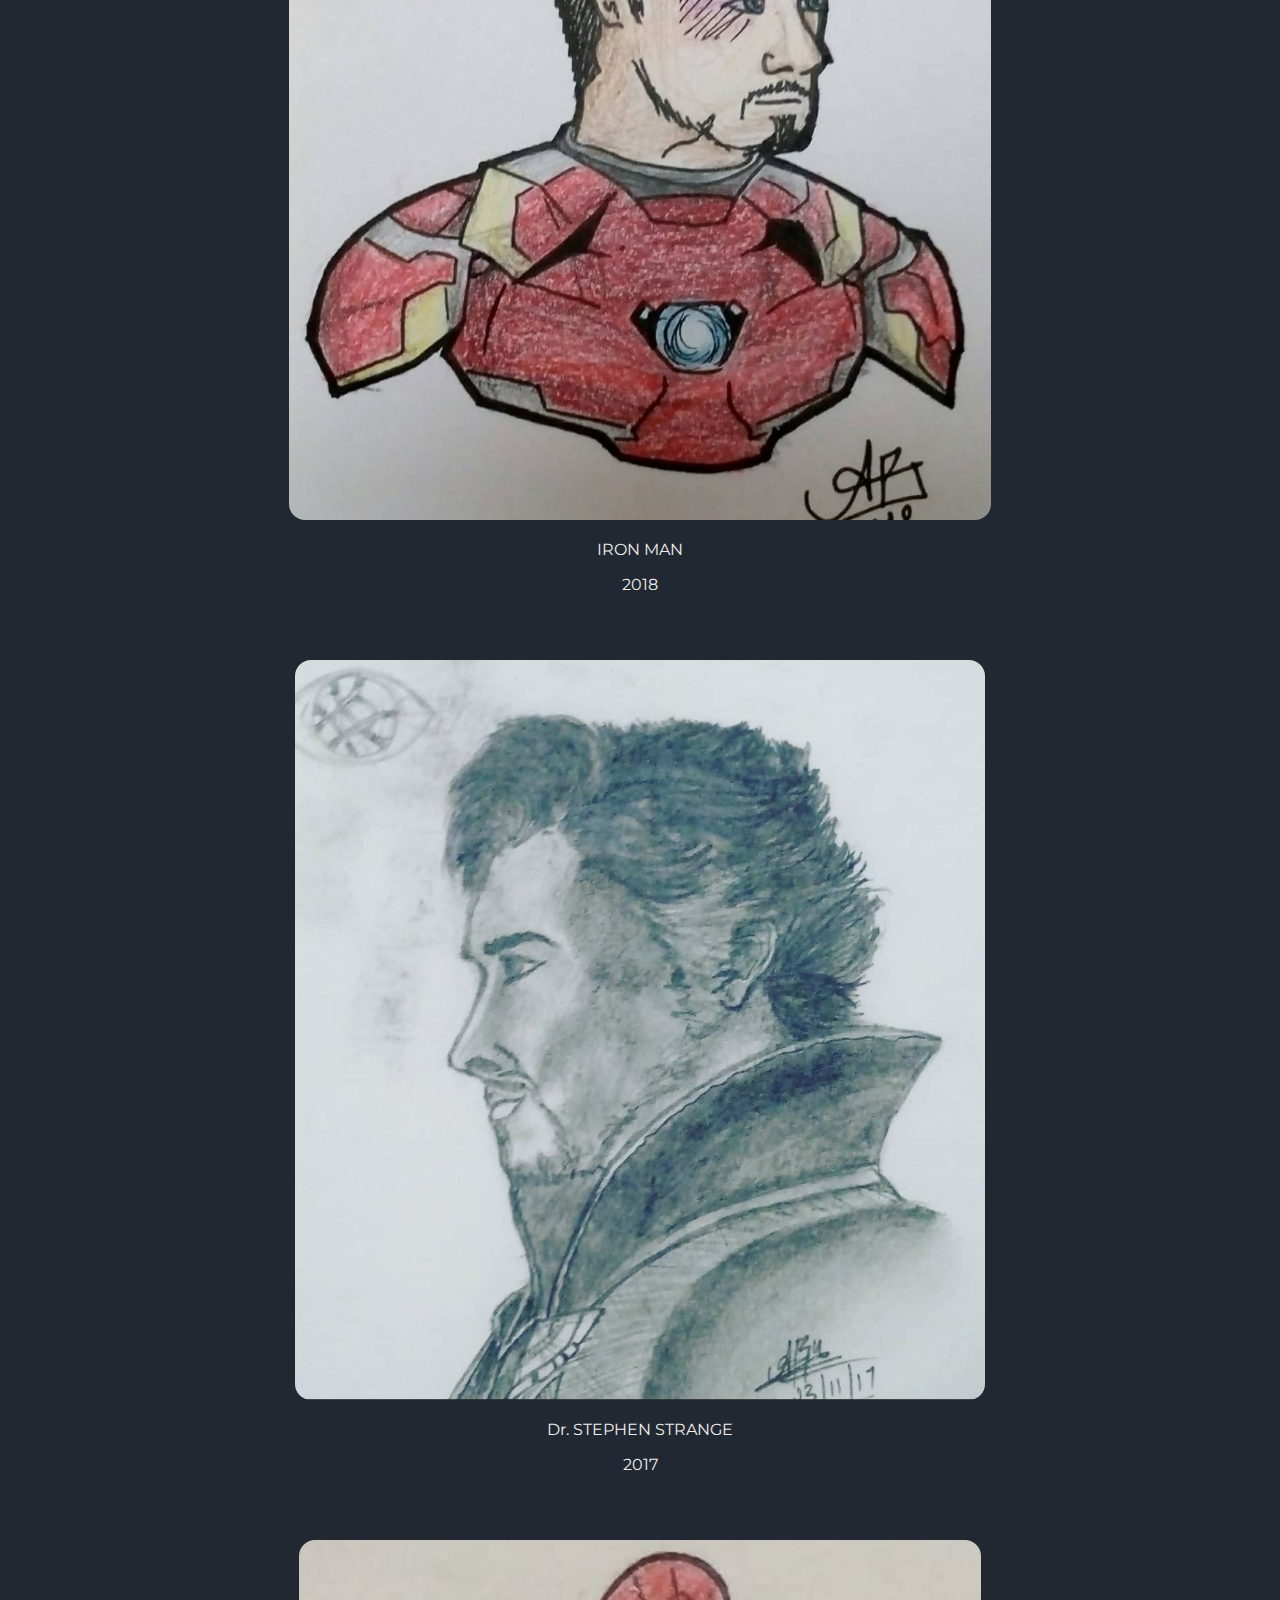
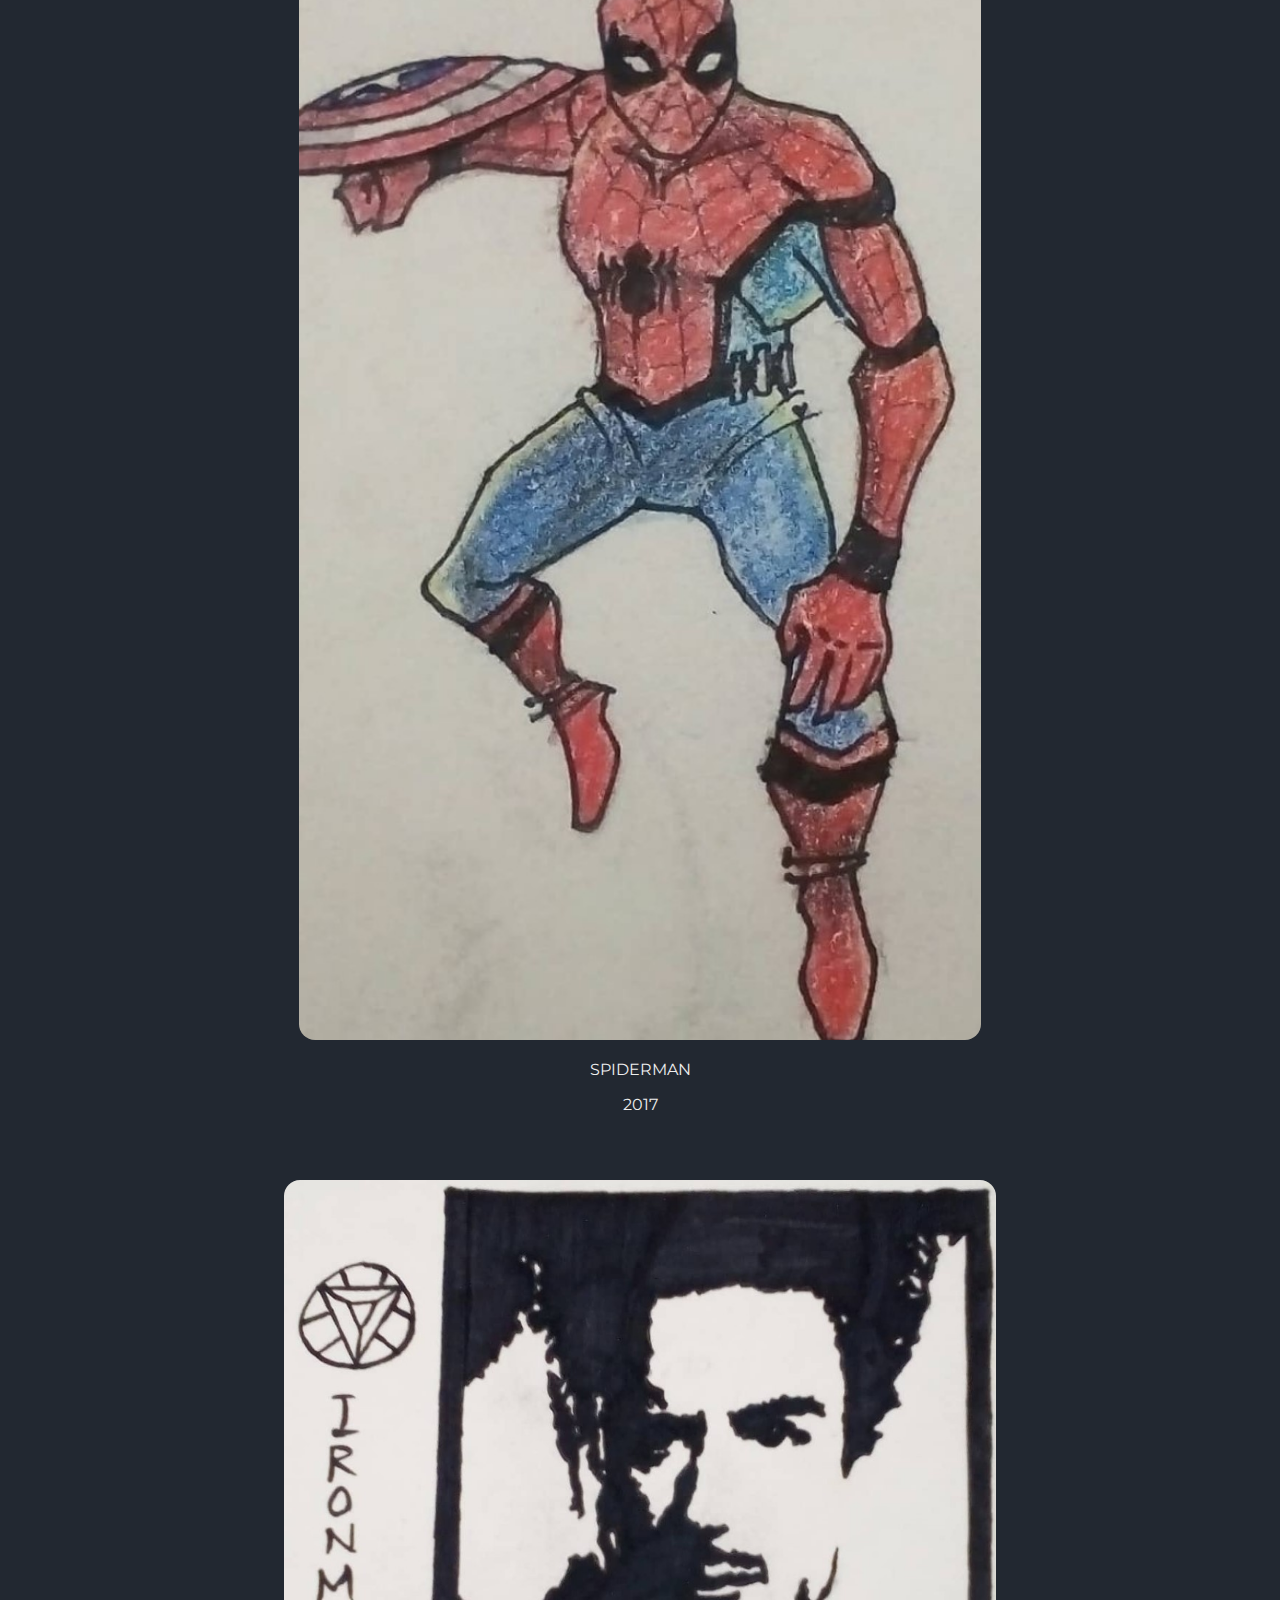
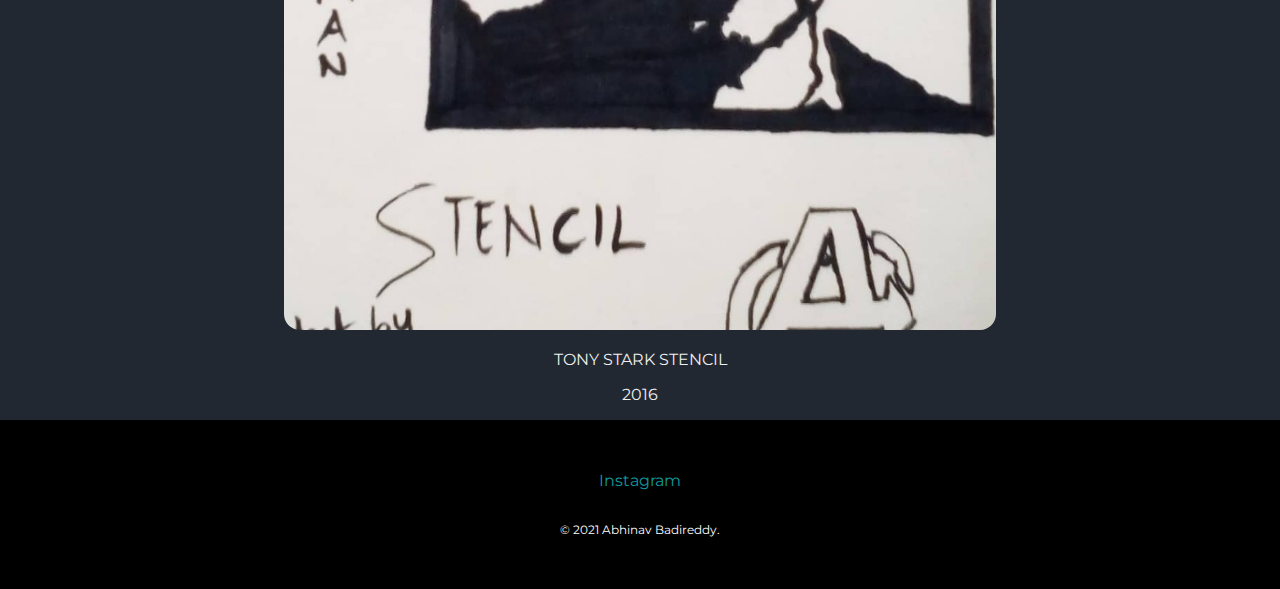
<file: tamarvel.html>
<!DOCTYPE html>
<html lang="en" dir="ltr">
  <head>
    <meta charset="utf-8">
    <title>Abhinav Badireddy | Traditional Artworks | Marvel Fanart</title>
    <link rel="stylesheet" type="text/css" href="css/dastyle.css">
    <link rel="icon" href="favicon.ico">
    <link rel="preconnect" href="https://fonts.googleapis.com">
    <link rel="preconnect" href="https://fonts.gstatic.com" crossorigin>
    <link href="https://fonts.googleapis.com/css2?family=Merriweather:ital,wght@0,300;0,400;0,700;0,900;1,300;1,400;1,700;1,900&family=Montserrat:ital,wght@0,100;0,200;0,300;0,400;0,500;0,600;0,700;0,800;0,900;1,100;1,200;1,300;1,400;1,500;1,600;1,700;1,800;1,900&family=Sacramento&display=swap" rel="stylesheet">
  </head>
  <body>
    <div class="topsection">
      <h1>Marvel Fanart</h1>
    </div>

    <div class="midsec">
      <div class="marvel-1">
        <img class="tmarvel01" src="traditional/twild/ironspider.jpg" alt="iron-spider-img">
        <p>IRON SPIDER Chibi</p>
        <p>2020</p>
      </div>
      <div class="portrait-2">
        <img class="tportrait02" src="traditional/tportrait/tony stark.jpg" alt="tony-stark-portrait-img">
        <p>TONY STARK</p>
        <p>2019</p>
      </div>
      <div class="portrait-3">
        <img class="tportrait03" src="traditional/tportrait/steve rogers.jpg" alt="steve-rogers-portrait-img">
        <p>STEVE ROGERS</p>
        <p>2019</p>
      </div>
      <div class="marvel-4">
        <img class="tmarvel04" src="traditional/twild/ironman.jpg" alt="iron-man-img">
        <p>IRON MAN</p>
        <p>2018</p>
      </div>
      <div class="portrait-6">
        <img class="tportrait06" src="traditional/tportrait/stephen strange.jpg" alt="dr-strange-portrait-img">
        <p>Dr. STEPHEN STRANGE</p>
        <p>2017</p>
      </div>
      <div class="marvel-6">
        <img class="tmarvel06" src="traditional/twild/spiderman.jpg" alt="spiderman-img">
        <p>SPIDERMAN</p>
        <p>2017</p>
      </div>
      <div class="marvel-7">
        <img class="tmarvel07" src="traditional/twild/tony stencil.jpg" alt="tony-img">
        <p>TONY STARK STENCIL</p>
        <p>2016</p>
      </div>
    <div class="bottomsection">
      <a class="footer-link" href="https://www.instagram.com/abhinav_draws/">Instagram</a>
      <p class="copyright">© 2021 Abhinav Badireddy.</p>
    </div>
  </body>
</html>
</file>
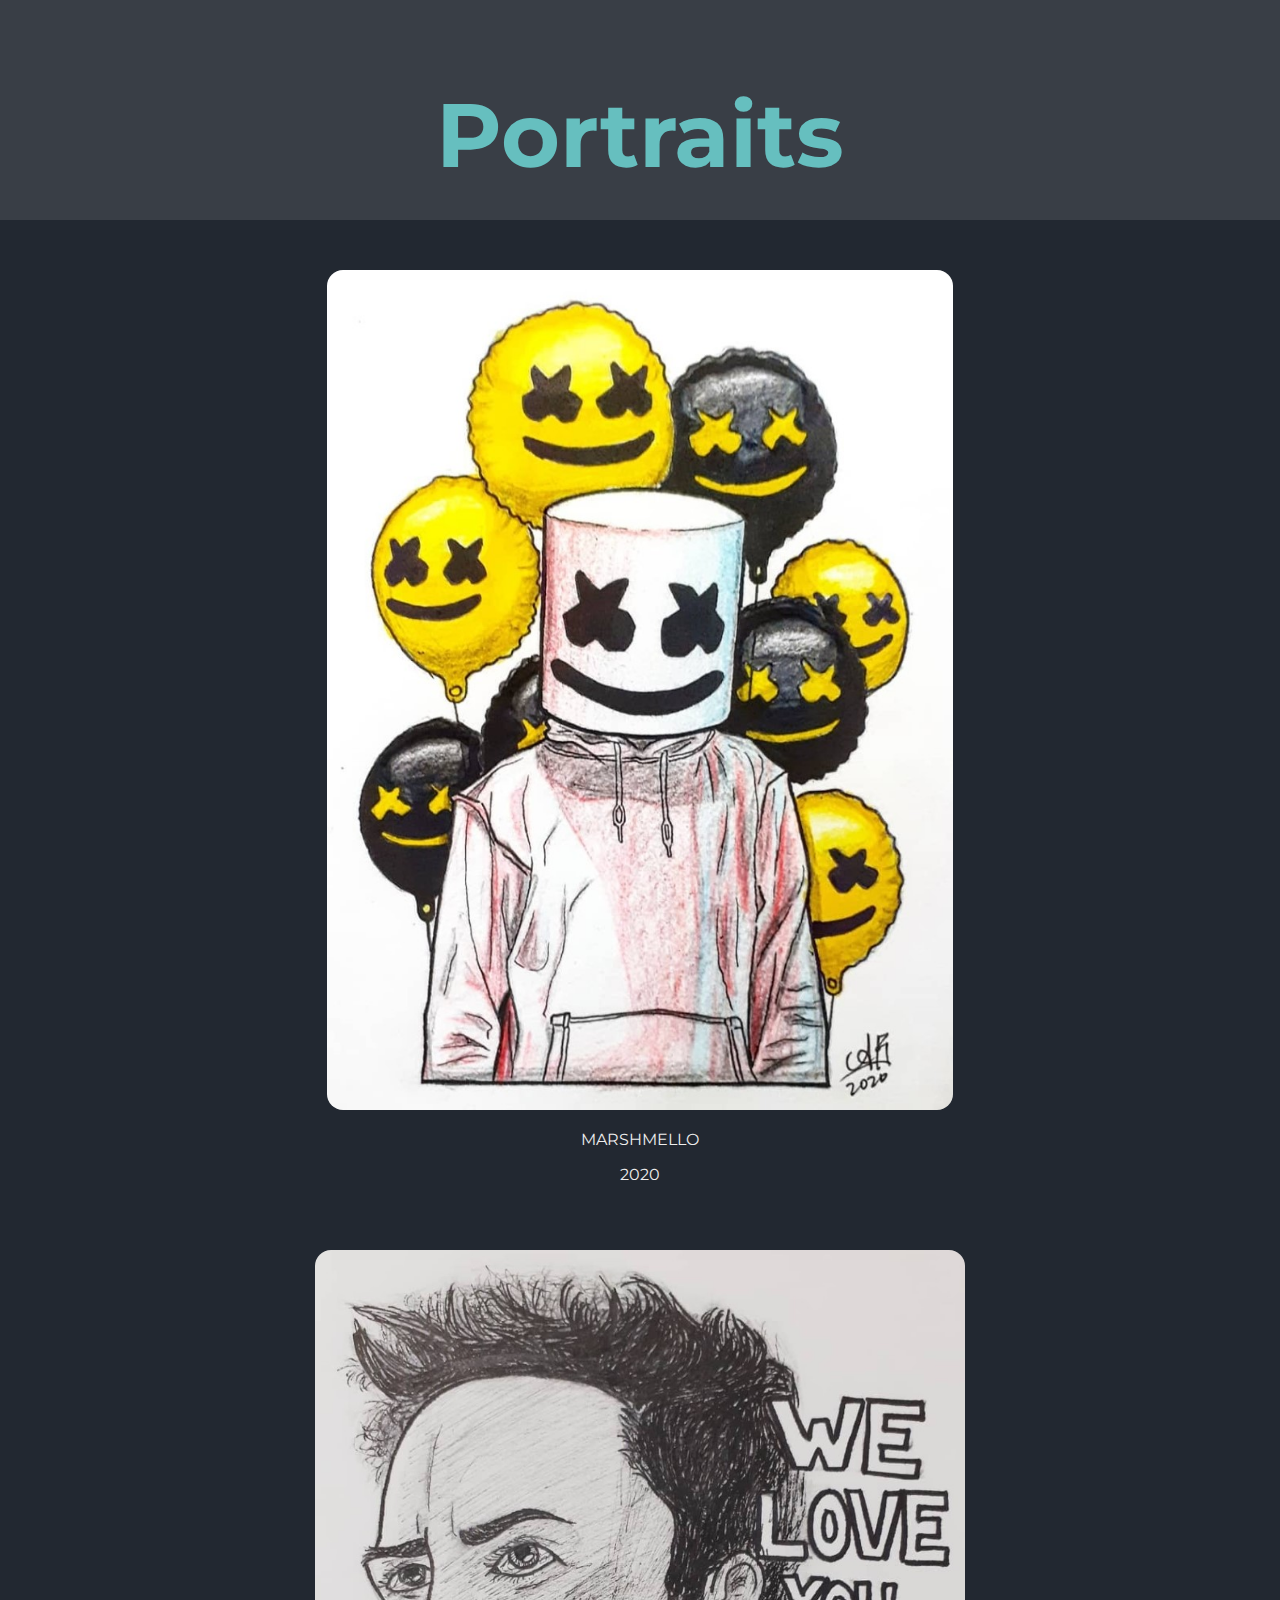
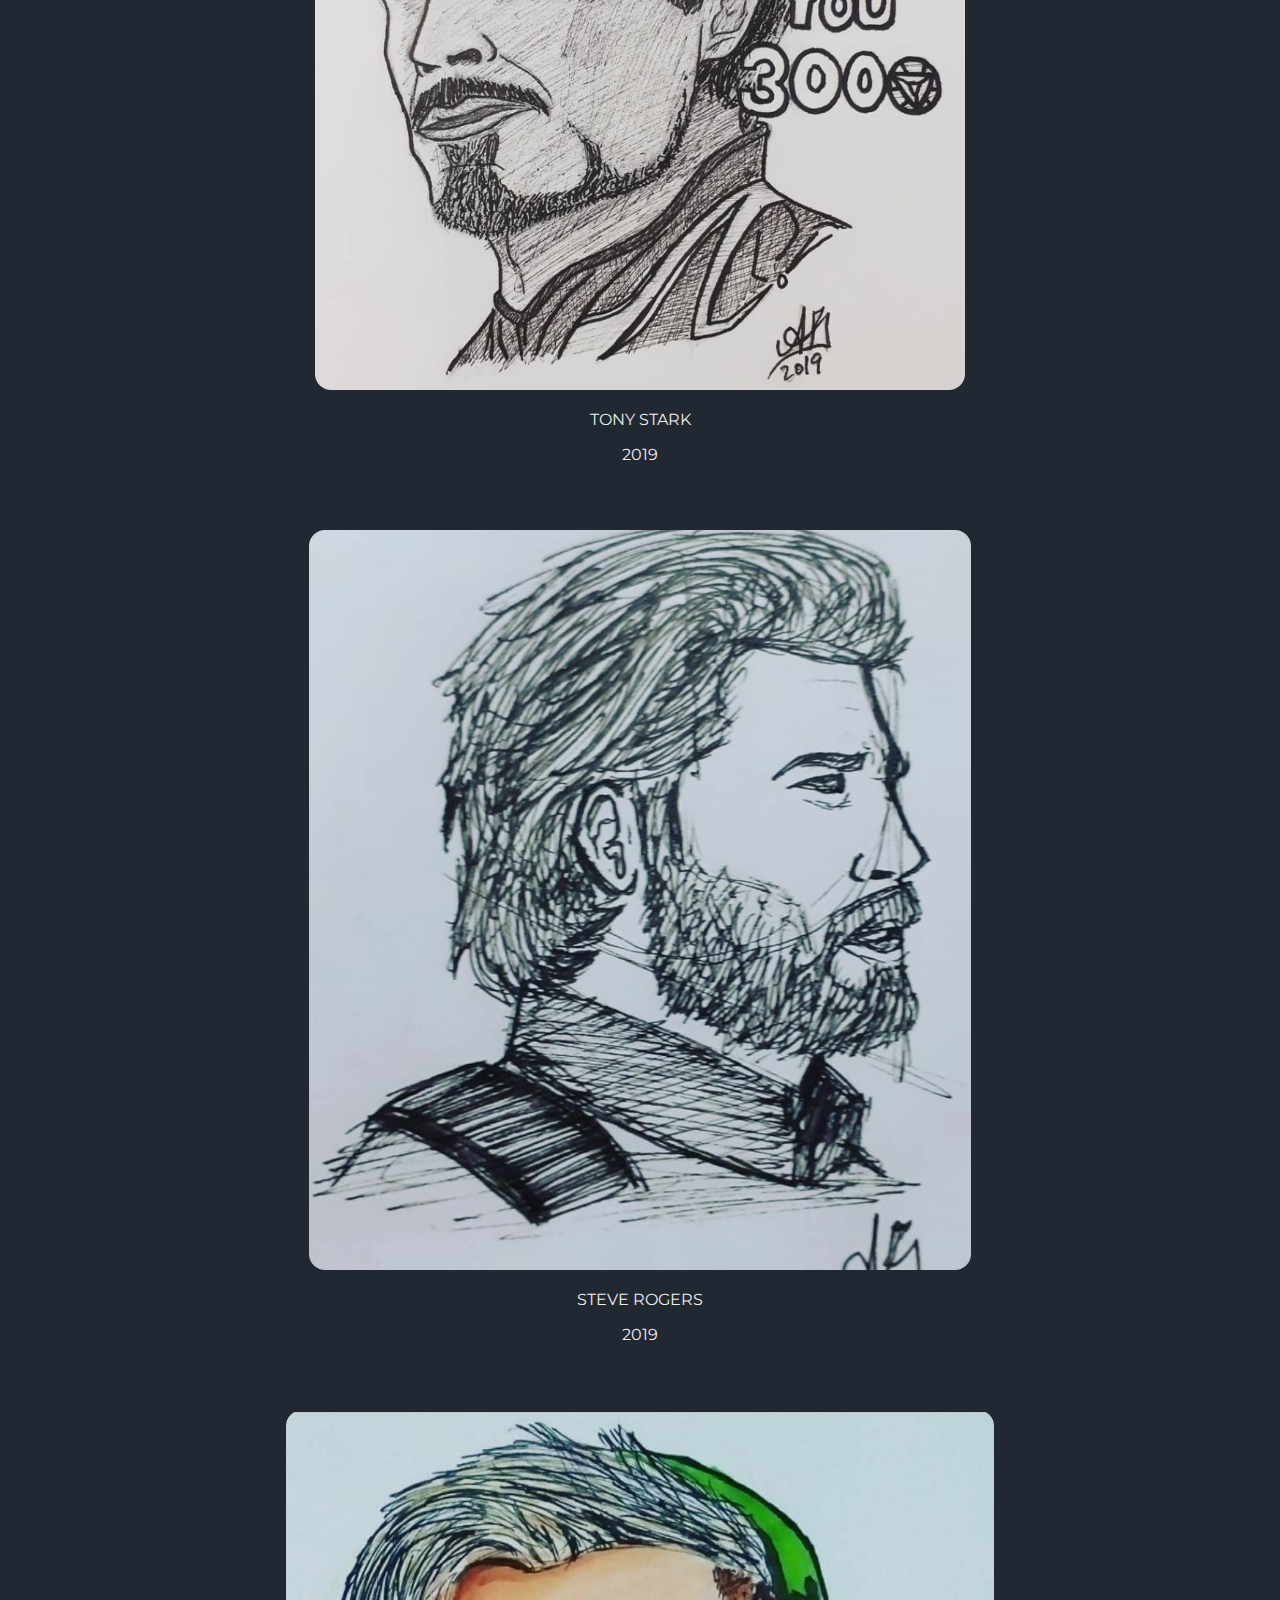
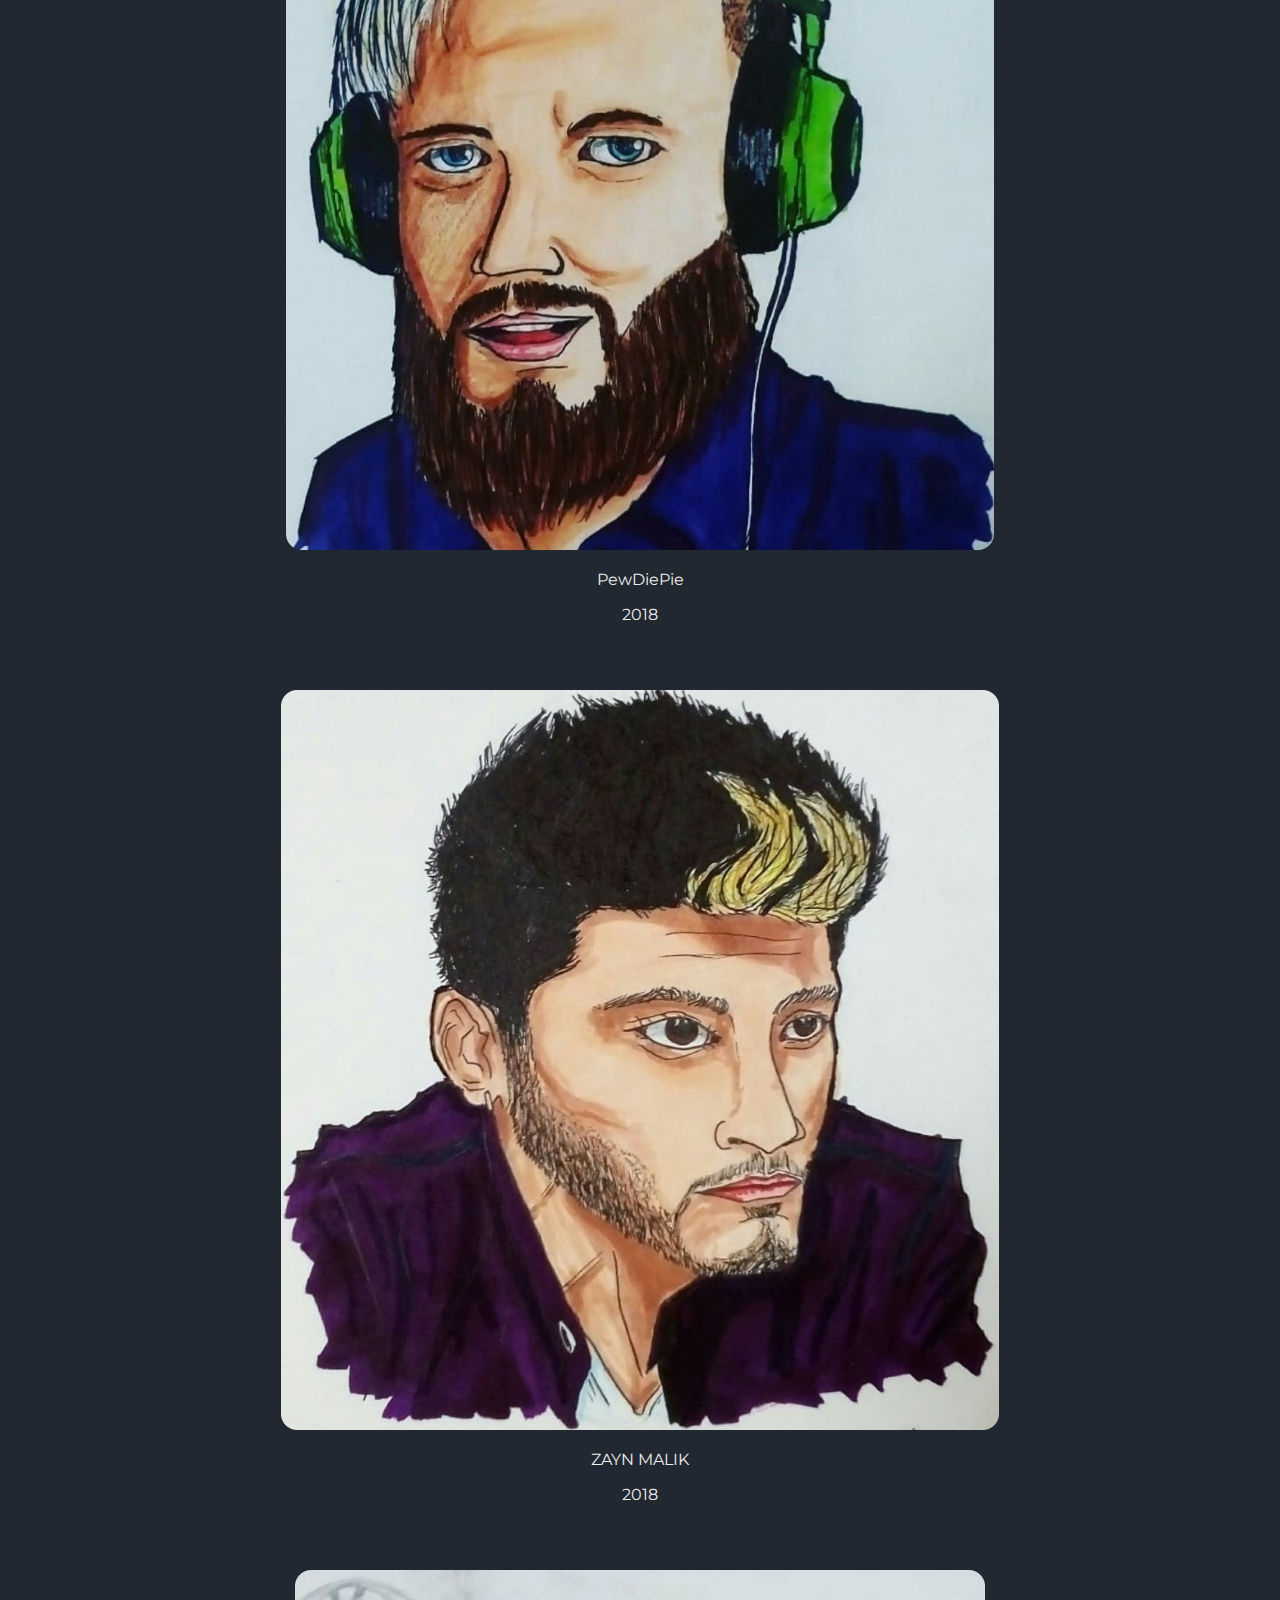
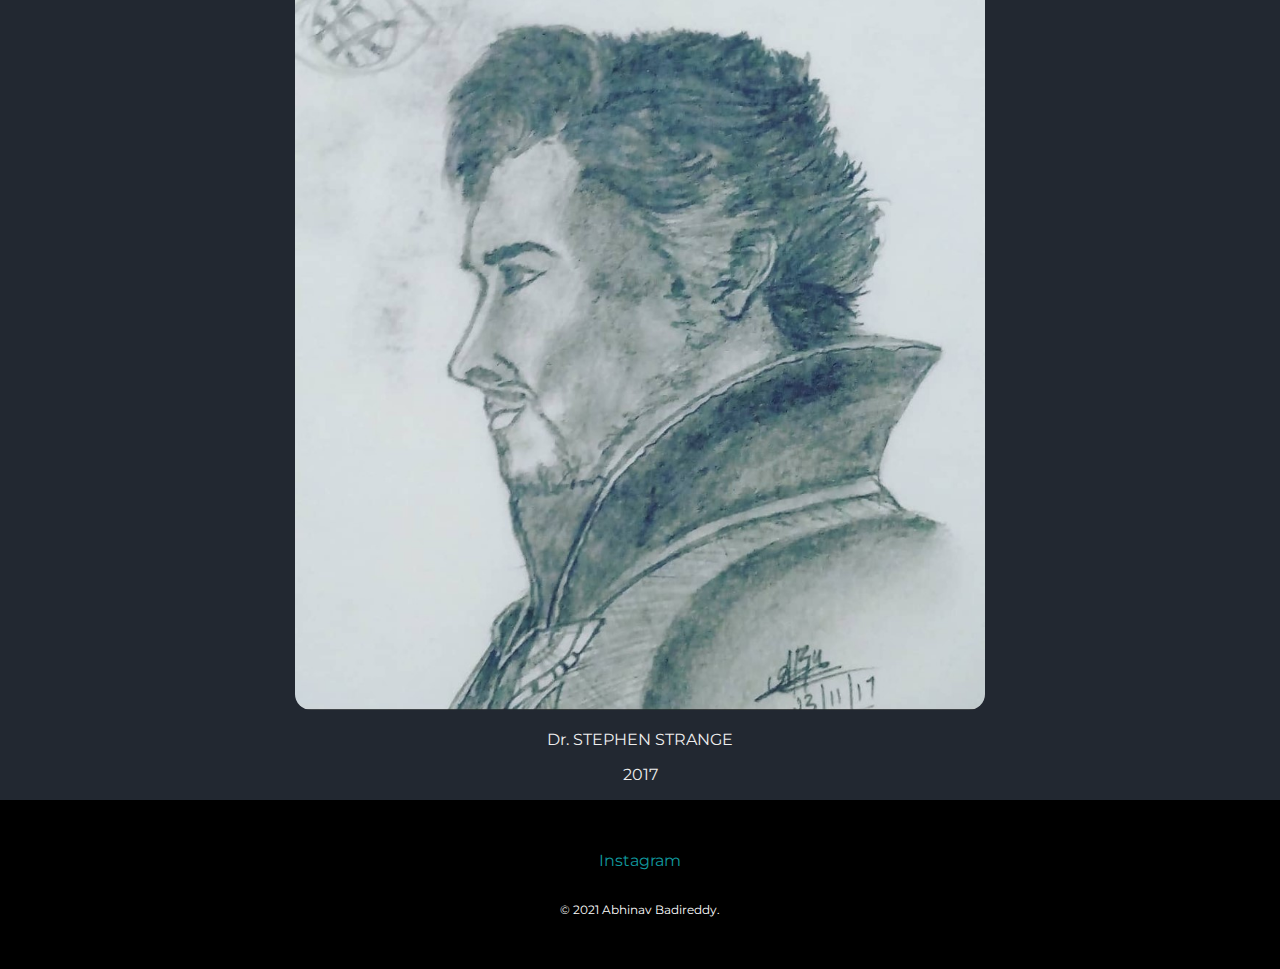
<file: taportrait.html>
<!DOCTYPE html>
<html lang="en" dir="ltr">
  <head>
    <meta charset="utf-8">
    <title>Abhinav Badireddy | Traditional Artworks | Portraits</title>
    <link rel="stylesheet" type="text/css" href="css/dastyle.css">
    <link rel="icon" href="favicon.ico">
    <link rel="preconnect" href="https://fonts.googleapis.com">
    <link rel="preconnect" href="https://fonts.gstatic.com" crossorigin>
    <link href="https://fonts.googleapis.com/css2?family=Merriweather:ital,wght@0,300;0,400;0,700;0,900;1,300;1,400;1,700;1,900&family=Montserrat:ital,wght@0,100;0,200;0,300;0,400;0,500;0,600;0,700;0,800;0,900;1,100;1,200;1,300;1,400;1,500;1,600;1,700;1,800;1,900&family=Sacramento&display=swap" rel="stylesheet">
  </head>
  <body>
    <div class="topsection">
      <h1>Portraits</h1>
    </div>

    <div class="midsec">
      <div class="portrait-1">
        <img class="tportrait01" src="traditional/tportrait/marshmello.jpg" alt="marshmello-portrait-img">
        <p>MARSHMELLO</p>
        <p>2020</p>
      </div>
      <div class="portrait-2">
        <img class="tportrait02" src="traditional/tportrait/tony stark.jpg" alt="tony-stark-portrait-img">
        <p>TONY STARK</p>
        <p>2019</p>
      </div>
      <div class="portrait-3">
        <img class="tportrait03" src="traditional/tportrait/steve rogers.jpg" alt="steve-rogers-portrait-img">
        <p>STEVE ROGERS</p>
        <p>2019</p>
      </div>
      <div class="portrait-4">
        <img class="tportrait04" src="traditional/tportrait/pew die pie.jpg" alt="pewdiepie-portrait-img">
        <p>PewDiePie</p>
        <p>2018</p>
      </div>
      <div class="portrait-5">
        <img class="tportrait05" src="traditional/tportrait/zayn malik.jpg" alt="zayn-malik-portrait-img">
        <p>ZAYN MALIK</p>
        <p>2018</p>
      </div>
      <div class="portrait-6">
        <img class="tportrait06" src="traditional/tportrait/stephen strange.jpg" alt="dr-strange-portrait-img">
        <p>Dr. STEPHEN STRANGE</p>
        <p>2017</p>
      </div>
    <div class="bottomsection">
      <a class="footer-link" href="https://www.instagram.com/abhinav_draws/">Instagram</a>
      <p class="copyright">© 2021 Abhinav Badireddy.</p>
    </div>
  </body>
</html>
</file>
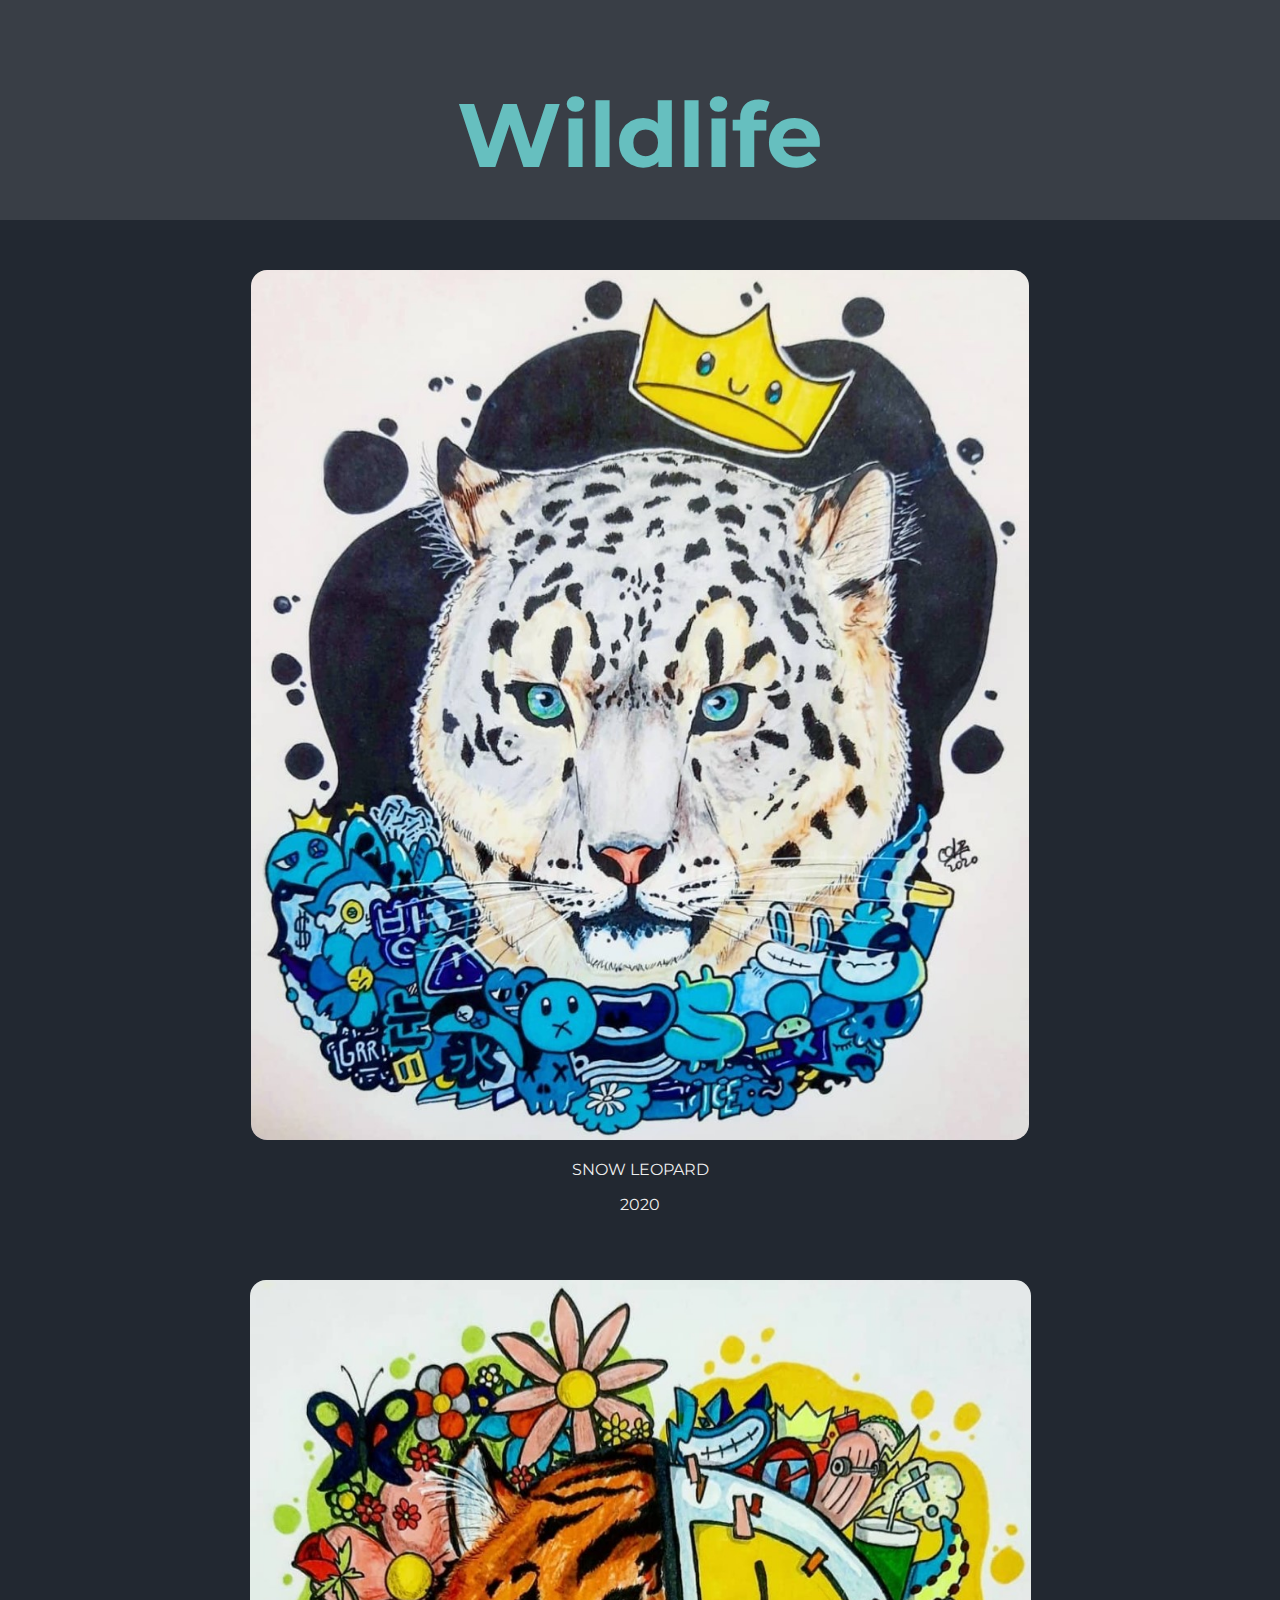
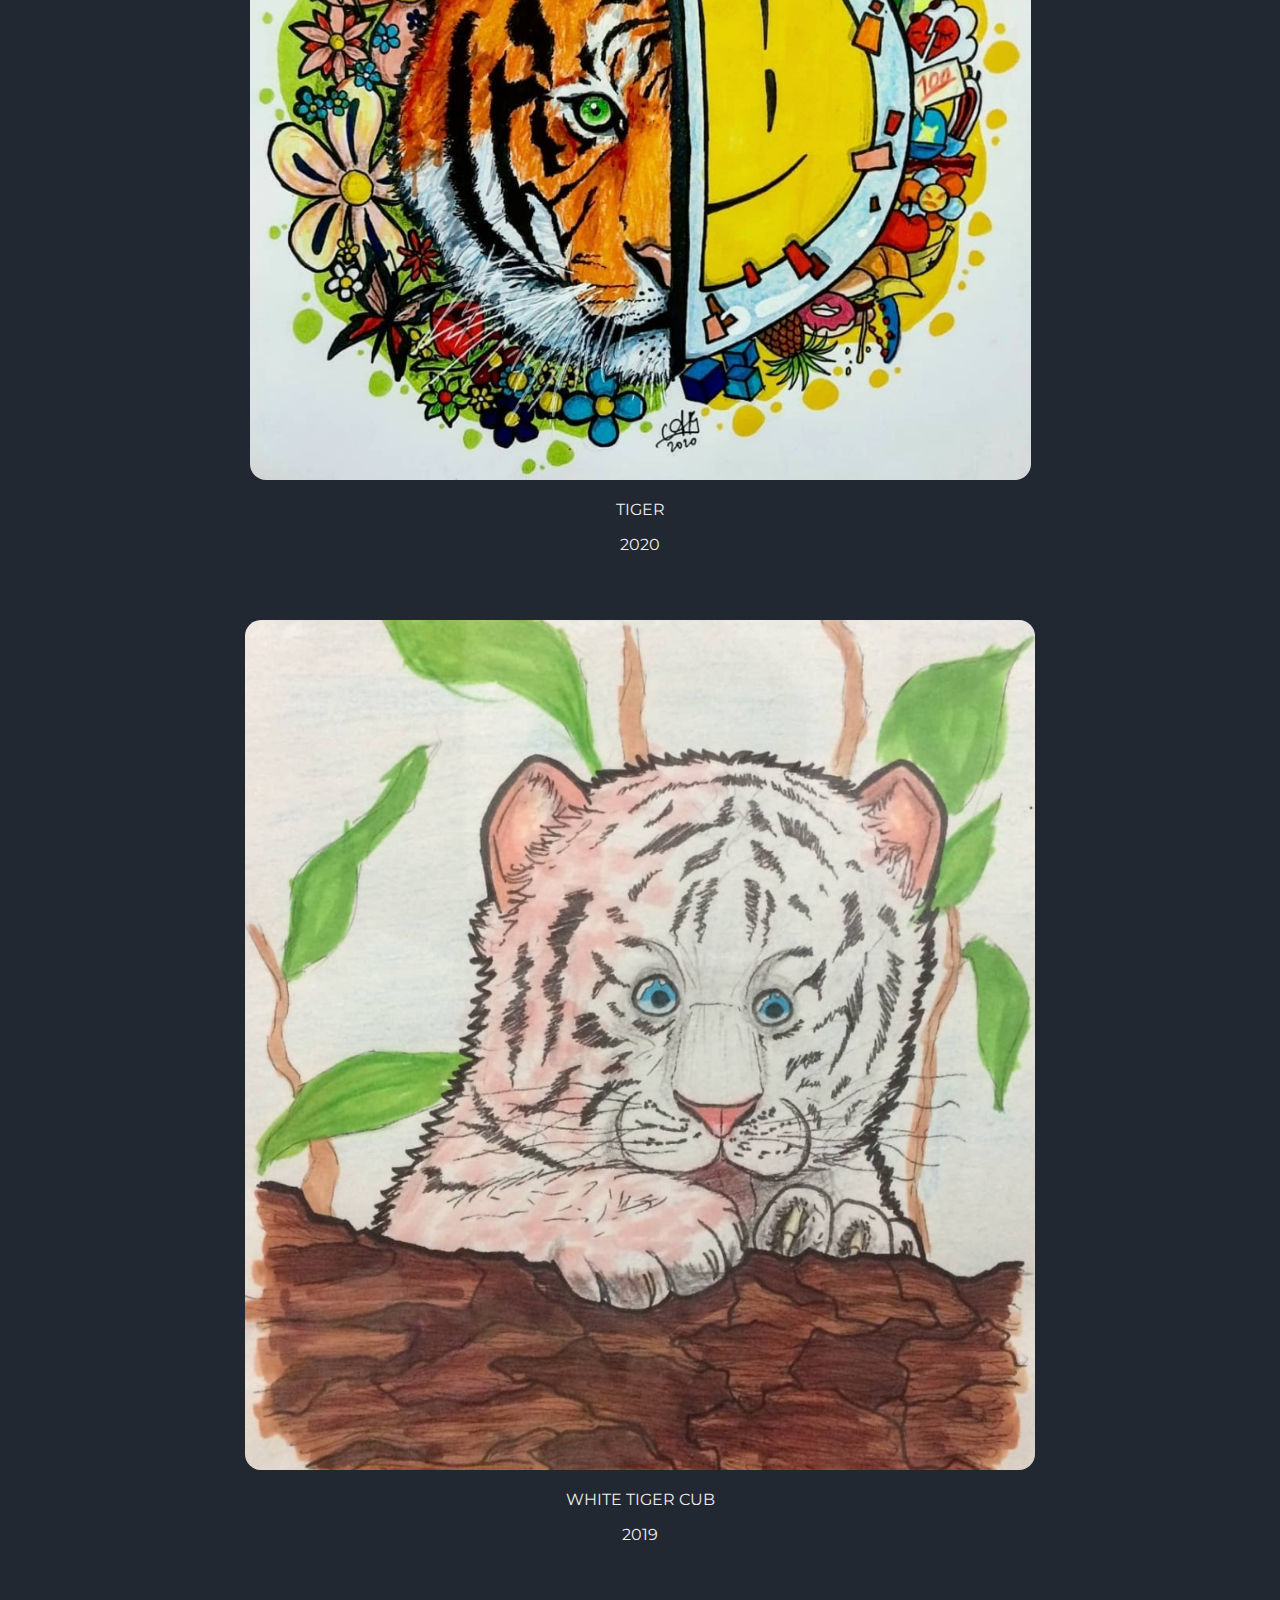
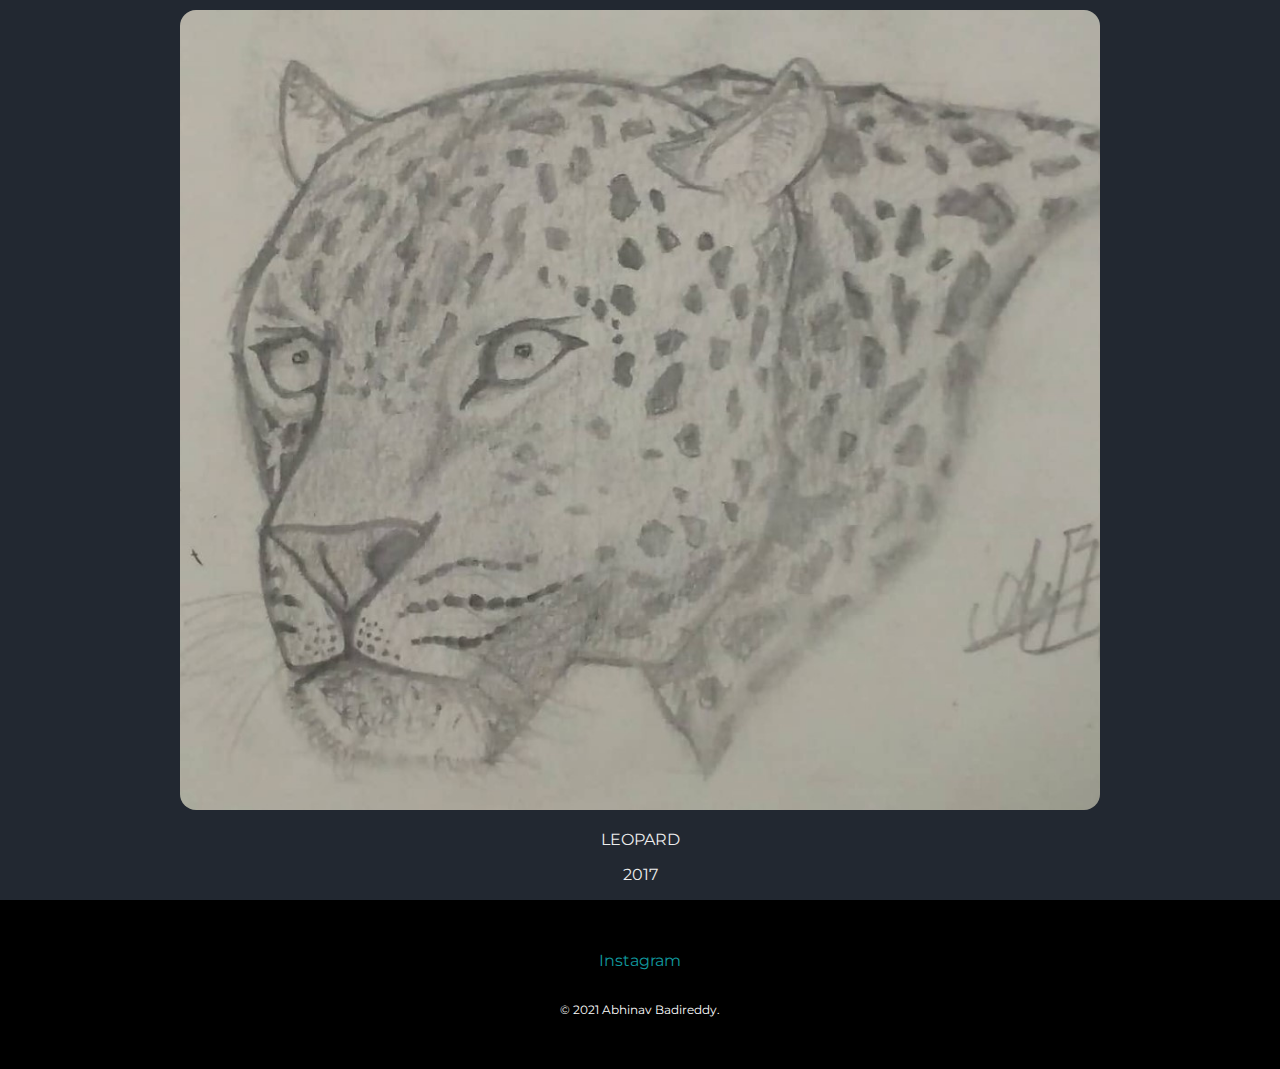
<file: tawild.html>
<!DOCTYPE html>
<html lang="en" dir="ltr">
  <head>
    <meta charset="utf-8">
    <title>Abhinav Badireddy | Traditional Artworks | Wildlife</title>
    <link rel="stylesheet" type="text/css" href="css/dastyle.css">
    <link rel="icon" href="favicon.ico">
    <link rel="preconnect" href="https://fonts.googleapis.com">
    <link rel="preconnect" href="https://fonts.gstatic.com" crossorigin>
    <link href="https://fonts.googleapis.com/css2?family=Merriweather:ital,wght@0,300;0,400;0,700;0,900;1,300;1,400;1,700;1,900&family=Montserrat:ital,wght@0,100;0,200;0,300;0,400;0,500;0,600;0,700;0,800;0,900;1,100;1,200;1,300;1,400;1,500;1,600;1,700;1,800;1,900&family=Sacramento&display=swap" rel="stylesheet">
  </head>
  <body>
    <div class="topsection">
      <h1>Wildlife</h1>
    </div>

    <div class="midsec">
      <div class="wild-1">
        <img class="twild01" src="traditional/twild/snow leopard.jpg" alt="snow-leopard-img">
        <p>SNOW LEOPARD</p>
        <p>2020</p>
      </div>
      <div class="wild-2">
        <img class="twild02" src="traditional/twild/tiger.jpg" alt="tiger-img">
        <p>TIGER</p>
        <p>2020</p>
      </div>
      <div class="wild-3">
        <img class="twild03" src="traditional/twild/white tiger.jpg" alt="white-tiger-cub-img">
        <p>WHITE TIGER CUB</p>
        <p>2019</p>
      </div>
      <div class="wild-4">
        <img class="twild04" src="traditional/twild/leopard.jpg" alt="leopard-img">
        <p>LEOPARD</p>
        <p>2017</p>
      </div>
    <div class="bottomsection">
      <a class="footer-link" href="https://www.instagram.com/abhinav_draws/">Instagram</a>
      <p class="copyright">© 2021 Abhinav Badireddy.</p>
    </div>
  </body>
</html>
</file>
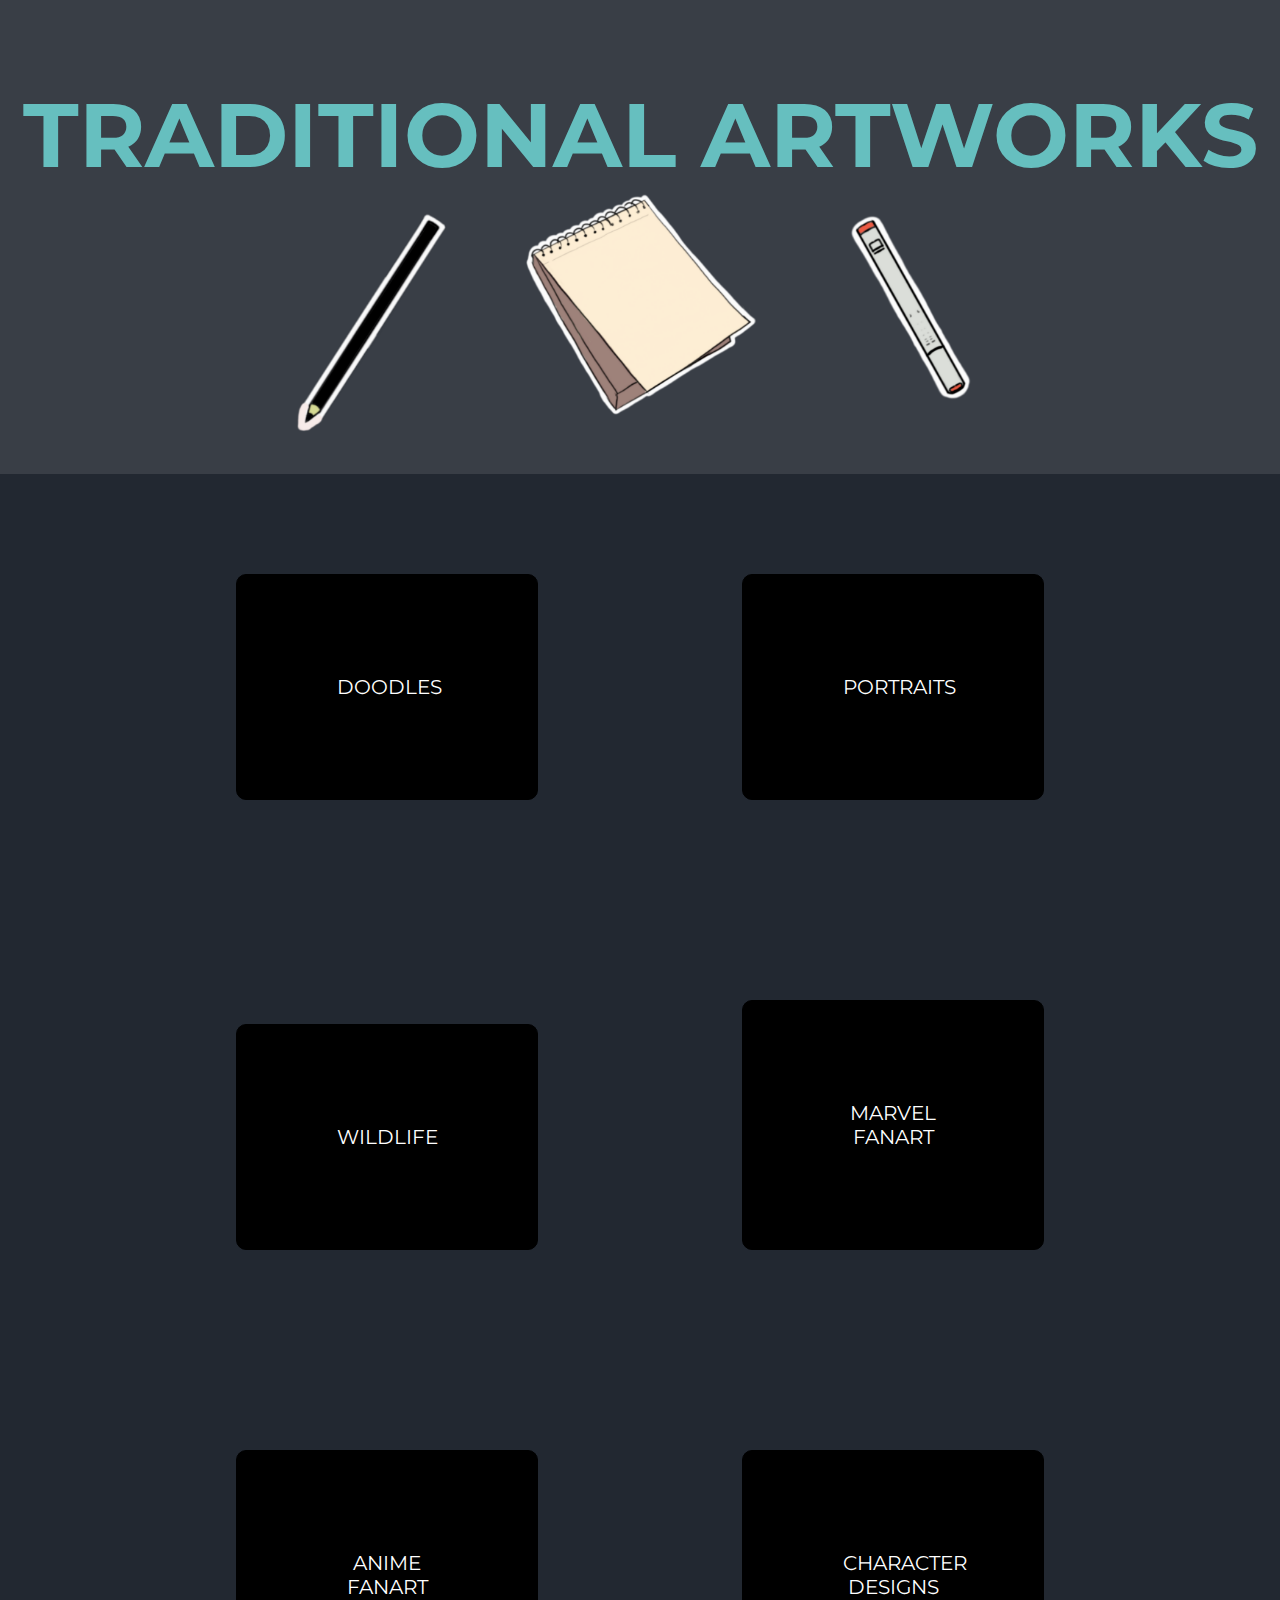
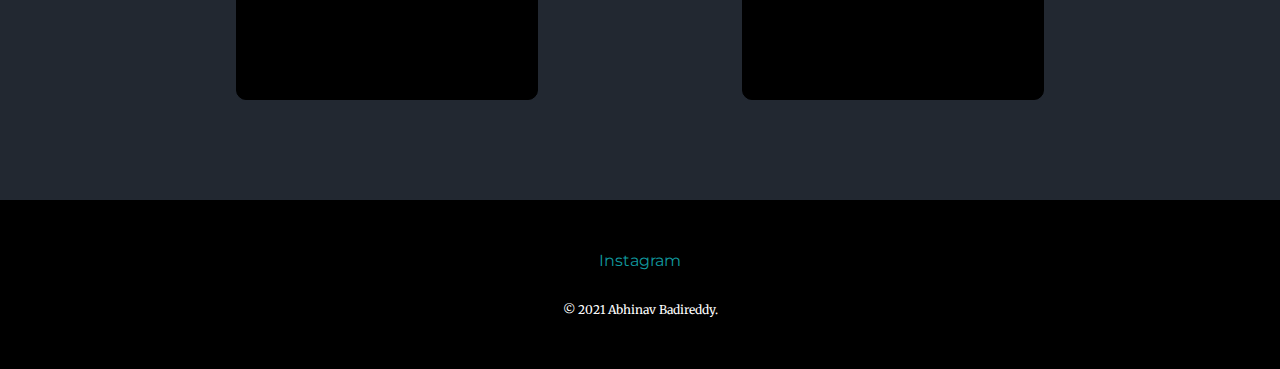
<file: trad-art.html>
<!DOCTYPE html>
<html lang="en" dir="ltr">
  <head>
    <meta charset="utf-8">
    <title>Abhinav Badireddy | Traditional Artworks</title>
    <link rel="stylesheet" type="text/css" href="css/styletada.css">
    <link rel="icon" href="favicon.ico">
    <link rel="preconnect" href="https://fonts.googleapis.com">
    <link rel="preconnect" href="https://fonts.gstatic.com" crossorigin>
    <link href="https://fonts.googleapis.com/css2?family=Merriweather:ital,wght@0,300;0,400;0,700;0,900;1,300;1,400;1,700;1,900&family=Montserrat:ital,wght@0,100;0,200;0,300;0,400;0,500;0,600;0,700;0,800;0,900;1,100;1,200;1,300;1,400;1,500;1,600;1,700;1,800;1,900&family=Sacramento&display=swap" rel="stylesheet">
  </head>
  <body>
    <div class="topsection">
      <h1>TRADITIONAL ARTWORKS</h1>
      <img class="ta01"src="ta01.png" alt="traditional-art-img">
    </div>

    <div class="midsection">
      <a class="btn1" href="tadoodle.html"><b>DOODLES</b></a>
      <a class="btn2" href="taportrait.html"><b>PORTRAITS</b></a>
      <a class="btn3" href="tawild.html"><b>WILDLIFE</b></a>
      <a class="btn4" href="tamarvel.html"><b>MARVEL FANART</b></a>
      <a class="btn5" href="taanimefanart.html"><b>ANIME FANART</b></a>
      <a class="btn6" href="tachardesign.html"><b>CHARACTER DESIGNS</b></a>
    </div>

    <div class="bottomsection">
      <a class="footer-link" href="https://www.instagram.com/abhinav_draws/">Instagram</a>
      <p class="copyright">© 2021 Abhinav Badireddy.</p>
    </div>

  </body>
</html>
</file>
<file: css/dastyle.css>
body {
  margin: 0;
  text-align: center;
  font-family: 'Merriweather', serif;
}

h1 {
  font-size: 562.5%;
  margin: 50px auto 0 auto;
  font-family: 'Montserrat', sans-serif;
  color: #66BFBF;
}

h2 {
  font-family: 'Montserrat', sans-serif;
  color: #11999E;
}

h3 {
  font-family: 'Montserrat', sans-serif;
  color: #11999E;
}

.topsection {
  background-color: #393E46;
  position: relative;
  padding-top: 30px;
  padding-bottom: 30px;
}

.midsection {
  background-color: #222831;
  margin: 0;
  padding-bottom: 10px;
}

.midsec {
  background-color: #222831;
  margin: 0;
  padding-bottom: 0;
}

.mid-section {
  background-color: #222831;
  margin: 0;
  padding-bottom: 100px;
  padding-top: 100px;
}

.bottomsection {
  background-color: black;
  padding: 50px 0 20px;
}

footer-link {
  margin: 0;
}

.copyright {
  color: white;
  font-size: 0.75rem;
  padding: 20px 0;
}

a {
  color: #11999E;
  font-family: 'Montserrat', sans-serif;
  margin: 10px 20px;
  text-decoration: none;
}

a:hover {
  color: #EAF6F6;
}

p {
  color: #EEEEEE;
  font-family: 'Montserrat', sans-serif;
}

.doodle01 {
  margin: 2em;
  margin-top: 50px;
  margin-bottom: 0;
  border-radius: 1em;

}

.portrait01 {
  margin: 2em;
  margin-top: 50px;
  margin-bottom: 0;
  border-radius: 1em;
}

.portrait02 {
  height: 1000px;
  margin: 2em;
  margin-top: 50px;
  margin-bottom: 0;
  border-radius: 1em;
}

.portrait03 {
  margin: 2em;
  margin-top: 50px;
  margin-bottom: 0;
  border-radius: 1em;
}

.portrait04 {
  height: 1000px;
  margin: 2em;
  margin-top: 50px;
  margin-bottom: 0;
  border-radius: 1em;
}

.anime01 {
  height: 800px;
  margin: 2em;
  margin-top: 50px;
  margin-bottom: 0;
  border-radius: 1em;
}

.anime02 {
  height: 900px;
  margin: 2em;
  margin-top: 50px;
  margin-bottom: 0;
  border-radius: 1em;
}

.anime03 {
  height: 900px;
  margin: 2em;
  margin-top: 50px;
  margin-bottom: 0;
  border-radius: 1em;
}

.anime04 {
  height: 780px;
  margin: 2em;
  margin-top: 50px;
  margin-bottom: 0;
  border-radius: 1em;
}

.chardesign01 {
  height: 650px;
  margin: 2em;
  margin-top: 50px;
  margin-bottom: 0;
  border-radius: 1em;
}

.chardesign02 {
  margin: 2em;
  margin-top: 50px;
  margin-bottom: 0;
  border-radius: 1em;
}

.chardesign03 {
  margin: 2em;
  margin-top: 50px;
  margin-bottom: 0;
  border-radius: 1em;
}

.chardesign04 {
  height: 810px;
  margin: 2em;
  margin-top: 50px;
  margin-bottom: 0;
  border-radius: 1em;
}

.tanime01 {
  height: 800px;
  margin: 2em;
  margin-top: 50px;
  margin-bottom: 0;
  border-radius: 1em;
}

.tanime02 {
  height: 800px;
  margin: 2em;
  margin-top: 50px;
  margin-bottom: 0;
  border-radius: 1em;
}

.tanime03 {
  height: 750px;
  margin: 2em;
  margin-top: 50px;
  margin-bottom: 0;
  border-radius: 1em;
}

.tanime04 {
  height: 850px;
  margin: 2em;
  margin-top: 50px;
  margin-bottom: 0;
  border-radius: 1em;
}

.tanime05 {
  height: 800px;
  margin: 2em;
  margin-top: 50px;
  margin-bottom: 0;
  border-radius: 1em;
}

.tanime06 {
  height: 800px;
  margin: 2em;
  margin-top: 50px;
  margin-bottom: 0;
  border-radius: 1em;
}

.tanime07 {
  height: 900px;
  margin: 2em;
  margin-top: 50px;
  margin-bottom: 0;
  border-radius: 1em;
}

.tanime08 {
  height: 850px;
  margin: 2em;
  margin-top: 50px;
  margin-bottom: 0;
  border-radius: 1em;
}

.tanime09 {
  height: 890px;
  margin: 2em;
  margin-top: 50px;
  margin-bottom: 0;
  border-radius: 1em;
}

.tanime10 {
  height: 800px;
  margin: 2em;
  margin-top: 50px;
  margin-bottom: 0;
  border-radius: 1em;
}

.tanime11 {
  height: 980px;
  margin: 2em;
  margin-top: 50px;
  margin-bottom: 0;
  border-radius: 1em;
}

.tanime12 {
  height: 970px;
  margin: 2em;
  margin-top: 50px;
  margin-bottom: 0;
  border-radius: 1em;
}

.tdoodle01 {
  height: 830px;
  margin: 2em;
  margin-top: 50px;
  margin-bottom: 0;
  border-radius: 1em;
}

.tdoodle05 {
  height: 780px;
  margin: 2em;
  margin-top: 50px;
  margin-bottom: 0;
  border-radius: 1em;
}

.tdoodle06 {
  height: 708px;
  margin: 2em;
  margin-top: 50px;
  margin-bottom: 0;
  border-radius: 1em;
}

.tdoodle07 {
  height: 830px;
  margin: 2em;
  margin-top: 50px;
  margin-bottom: 0;
  border-radius: 1em;
}

.tdoodle08 {
  height: 720px;
  margin: 2em;
  margin-top: 50px;
  margin-bottom: 0;
  border-radius: 1em;
}

.tdoodle09 {
  height: 720px;
  margin: 2em;
  margin-top: 50px;
  margin-bottom: 0;
  border-radius: 1em;
}

.tdoodle10 {
  height: 400px;
  margin: 2em;
  margin-top: 50px;
  margin-bottom: 0;
  border-radius: 1em;
}

.tdoodle12 {
  height: 960px;
  margin: 2em;
  margin-top: 50px;
  margin-bottom: 0;
  border-radius: 1em;
}

.tdoodle13 {
  height: 960px;
  margin: 2em;
  margin-top: 50px;
  margin-bottom: 0;
  border-radius: 1em;
}

.tdoodle15 {
  height: 960px;
  margin: 2em;
  margin-top: 50px;
  margin-bottom: 0;
  border-radius: 1em;
}

.tdoodle16 {
  height: 960px;
  margin: 2em;
  margin-top: 50px;
  margin-bottom: 0;
  border-radius: 1em;
}

.tdoodle17 {
  height: 800px;
  margin: 2em;
  margin-top: 50px;
  margin-bottom: 0;
  border-radius: 1em;
}

.tdoodle18 {
  height: 800px;
  margin: 2em;
  margin-top: 50px;
  margin-bottom: 0;
  border-radius: 1em;
}

.tdoodle19 {
  height: 780px;
  margin: 2em;
  margin-top: 50px;
  margin-bottom: 0;
  border-radius: 1em;
}

.tdoodle20 {
  height: 820px;
  margin: 2em;
  margin-top: 50px;
  margin-bottom: 0;
  border-radius: 1em;
}

.tdoodle21 {
  height: 850px;
  margin: 2em;
  margin-top: 50px;
  margin-bottom: 0;
  border-radius: 1em;
}

.tdoodle22 {
  height: 800px;
  margin: 2em;
  margin-top: 50px;
  margin-bottom: 0;
  border-radius: 1em;
}

.tdoodle23 {
  height: 950px;
  margin: 2em;
  margin-top: 50px;
  margin-bottom: 0;
  border-radius: 1em;
}

.tdoodle24 {
  height: 1000px;
  margin: 2em;
  margin-top: 50px;
  margin-bottom: 0;
  border-radius: 1em;
}

.tdoodle25 {
  height: 740px;
  margin: 2em;
  margin-top: 50px;
  margin-bottom: 0;
  border-radius: 1em;
}

.tportrait01 {
  height: 840px;
  margin: 2em;
  margin-top: 50px;
  margin-bottom: 0;
  border-radius: 1em;
}

.tportrait02 {
  height: 740px;
  margin: 2em;
  margin-top: 50px;
  margin-bottom: 0;
  border-radius: 1em;
}

.tportrait03 {
  height: 740px;
  margin: 2em;
  margin-top: 50px;
  margin-bottom: 0;
  border-radius: 1em;
}

.tportrait04 {
  height: 740px;
  margin: 2em;
  margin-top: 50px;
  margin-bottom: 0;
  border-radius: 1em;
}

.tportrait05 {
  height: 740px;
  margin: 2em;
  margin-top: 50px;
  margin-bottom: 0;
  border-radius: 1em;
}

.tportrait06 {
  height: 740px;
  margin: 2em;
  margin-top: 50px;
  margin-bottom: 0;
  border-radius: 1em;
}

.twild01 {
  height: 870px;
  margin: 2em;
  margin-top: 50px;
  margin-bottom: 0;
  border-radius: 1em;
}

.twild02 {
  height: 800px;
  margin: 2em;
  margin-top: 50px;
  margin-bottom: 0;
  border-radius: 1em;
}

.twild03 {
  height: 850px;
  margin: 2em;
  margin-top: 50px;
  margin-bottom: 0;
  border-radius: 1em;
}

.twild04 {
  height: 800px;
  margin: 2em;
  margin-top: 50px;
  margin-bottom: 0;
  border-radius: 1em;
}

.tmarvel01 {
  height: 800px;
  margin: 2em;
  margin-top: 50px;
  margin-bottom: 0;
  border-radius: 1em;
}

.tmarvel04 {
  height: 750px;
  margin: 2em;
  margin-top: 50px;
  margin-bottom: 0;
  border-radius: 1em;
}

.tmarvel06 {
  height: 1100px;
  margin: 2em;
  margin-top: 50px;
  margin-bottom: 0;
  border-radius: 1em;
}

.tmarvel07 {
  height: 750px;
  margin: 2em;
  margin-top: 50px;
  margin-bottom: 0;
  border-radius: 1em;
}

.tachardesign01 {
  height: 800px;
  margin: 2em;
  margin-top: 50px;
  margin-bottom: 0;
  border-radius: 1em;
}

.tachardesign02 {
  height: 750px;
  margin: 2em;
  margin-top: 50px;
  margin-bottom: 0;
  border-radius: 1em;
}

.da01 {
  height: 500px;
}

.daw {
  height: 300px;
}
</file>
<file: css/styletada.css>
body {
  margin: 0;
  text-align: center;
  font-family: 'Merriweather', serif;
}

h1 {
  font-size: 562.5%;
  margin: 50px auto 0 auto;
  font-family: 'Montserrat', sans-serif;
  color: #66BFBF;
}

.topsection {
  background-color: #393E46;
  position: relative;
  padding-top: 30px;
  padding-bottom: 30px;
}

.midsection {
  background-color: #222831;
  margin: 0;
}

a {
  margin: 50px 50px;
}

.btn1 {
   -webkit-border-radius: 10px;
   -moz-border-radius: 10px;
   border-radius: 10px;
   color: #FFFFFF;
   font-family: 'Montserrat', sans-serif;
   font-size: 20px;
   font-weight: 100;
   padding: 100px;
   background-color: #000000;
   border: solid #000000 1px;
   text-decoration: none;
   display: inline-block;
   cursor: pointer;
   text-align: center;
   width: 100px;
   margin: 100px;
}

.btn1:hover {
   background: #11999E;
   border: solid #11999E 1px;
   -webkit-border-radius: 10px;
   -moz-border-radius: 10px;
   border-radius: 10px;
   text-decoration: none;
}

.btn2 {
   -webkit-border-radius: 10px;
   -moz-border-radius: 10px;
   border-radius: 10px;
   color: #FFFFFF;
   font-family: 'Montserrat', sans-serif;
   font-size: 20px;
   font-weight: 100;
   padding: 100px;
   background-color: #000000;
   border: solid #000000 1px;
   text-decoration: none;
   display: inline-block;
   cursor: pointer;
   text-align: center;
   width: 100px;
   margin: 100px;
}

.btn2:hover {
   background: #11999E;
   border: solid #11999E 1px;
   -webkit-border-radius: 10px;
   -moz-border-radius: 10px;
   border-radius: 10px;
   text-decoration: none;
}

.btn3 {
   -webkit-border-radius: 10px;
   -moz-border-radius: 10px;
   border-radius: 10px;
   color: #FFFFFF;
   font-family: 'Montserrat', sans-serif;
   font-size: 20px;
   font-weight: 100;
   padding: 100px;
   background-color: #000000;
   border: solid #000000 1px;
   text-decoration: none;
   display: inline-block;
   cursor: pointer;
   text-align: center;
   width: 100px;
   margin: 100px;

}

.btn3:hover {
   background: #11999E;
   border: solid #11999E 1px;
   -webkit-border-radius: 10px;
   -moz-border-radius: 10px;
   border-radius: 10px;
   text-decoration: none;
}

.btn4 {
   -webkit-border-radius: 10px;
   -moz-border-radius: 10px;
   border-radius: 10px;
   color: #FFFFFF;
   font-family: 'Montserrat', sans-serif;
   font-size: 20px;
   font-weight: 100;
   padding: 100px;
   background-color: #000000;
   border: solid #000000 1px;
   text-decoration: none;
   display: inline-block;
   cursor: pointer;
   text-align: center;
   width: 100px;
   margin: 100px;
}

.btn4:hover {
   background: #11999E;
   border: solid #11999E 1px;
   -webkit-border-radius: 10px;
   -moz-border-radius: 10px;
   border-radius: 10px;
   text-decoration: none;
}

.btn5 {
   -webkit-border-radius: 10px;
   -moz-border-radius: 10px;
   border-radius: 10px;
   color: #FFFFFF;
   font-family: 'Montserrat', sans-serif;
   font-size: 20px;
   font-weight: 100;
   padding: 100px;
   background-color: #000000;
   border: solid #000000 1px;
   text-decoration: none;
   display: inline-block;
   cursor: pointer;
   text-align: center;
   width: 100px;
   margin: 100px;
}

.btn5:hover {
   background: #11999E;
   border: solid #11999E 1px;
   -webkit-border-radius: 10px;
   -moz-border-radius: 10px;
   border-radius: 10px;
   text-decoration: none;
}

.btn6 {
   -webkit-border-radius: 10px;
   -moz-border-radius: 10px;
   border-radius: 10px;
   color: #FFFFFF;
   font-family: 'Montserrat', sans-serif;
   font-size: 20px;
   font-weight: 100;
   padding: 100px;
   background-color: #000000;
   border: solid #000000 1px;
   text-decoration: none;
   display: inline-block;
   cursor: pointer;
   text-align: center;
   width: 100px;
   margin: 100px;
}

.btn6:hover {
   background: #11999E;
   border: solid #11999E 1px;
   -webkit-border-radius: 10px;
   -moz-border-radius: 10px;
   border-radius: 10px;
   text-decoration: none;
}

.bottomsection {
  background-color: black;
  padding: 50px 0 20px;
}

footer-link {
  margin: 0;
}

.copyright {
  color: white;
  font-size: 0.75rem;
  padding: 20px 0;
}

a {
  color: #11999E;
  font-family: 'Montserrat', sans-serif;
  margin: 10px 20px;
  text-decoration: none;
}

a:hover {
  color: #EAF6F6;
}

.da01 {
  height: 200px;
}

.ta01 {
  height: 250px;
}
</file>
